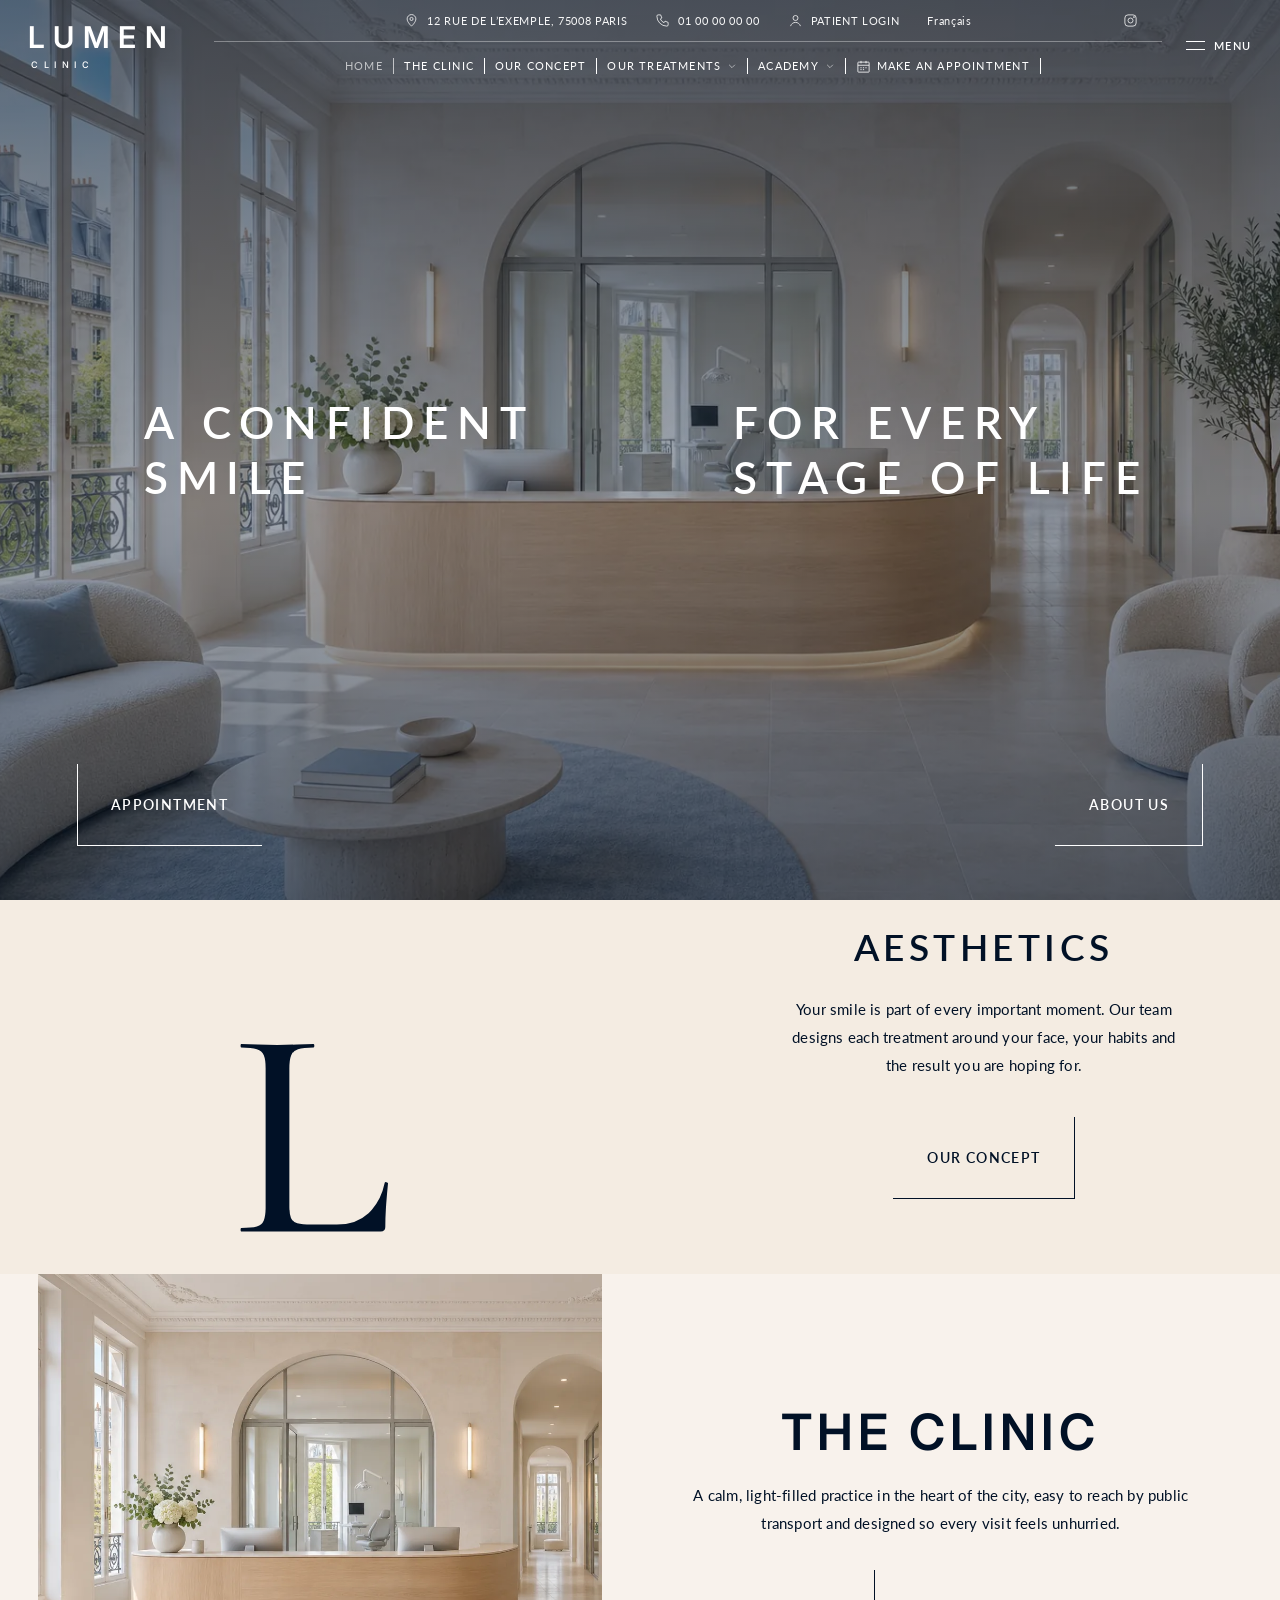
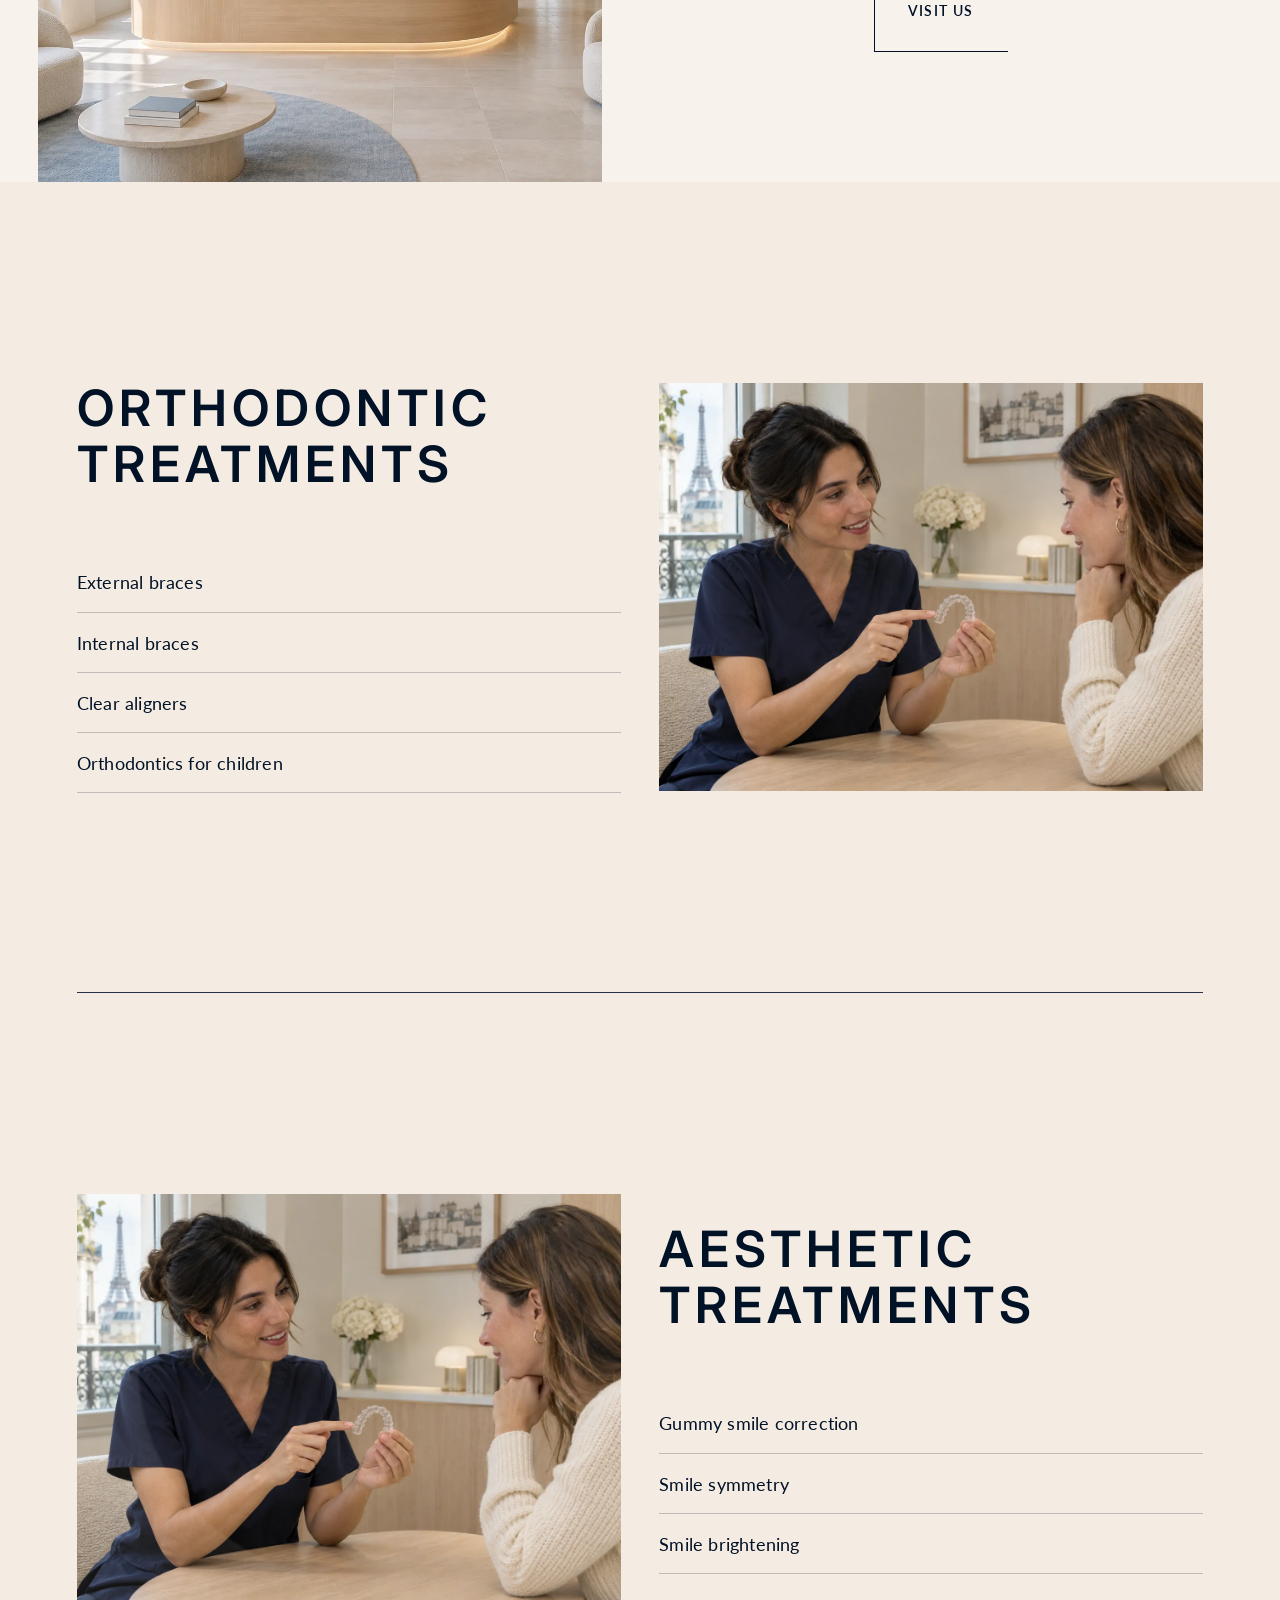
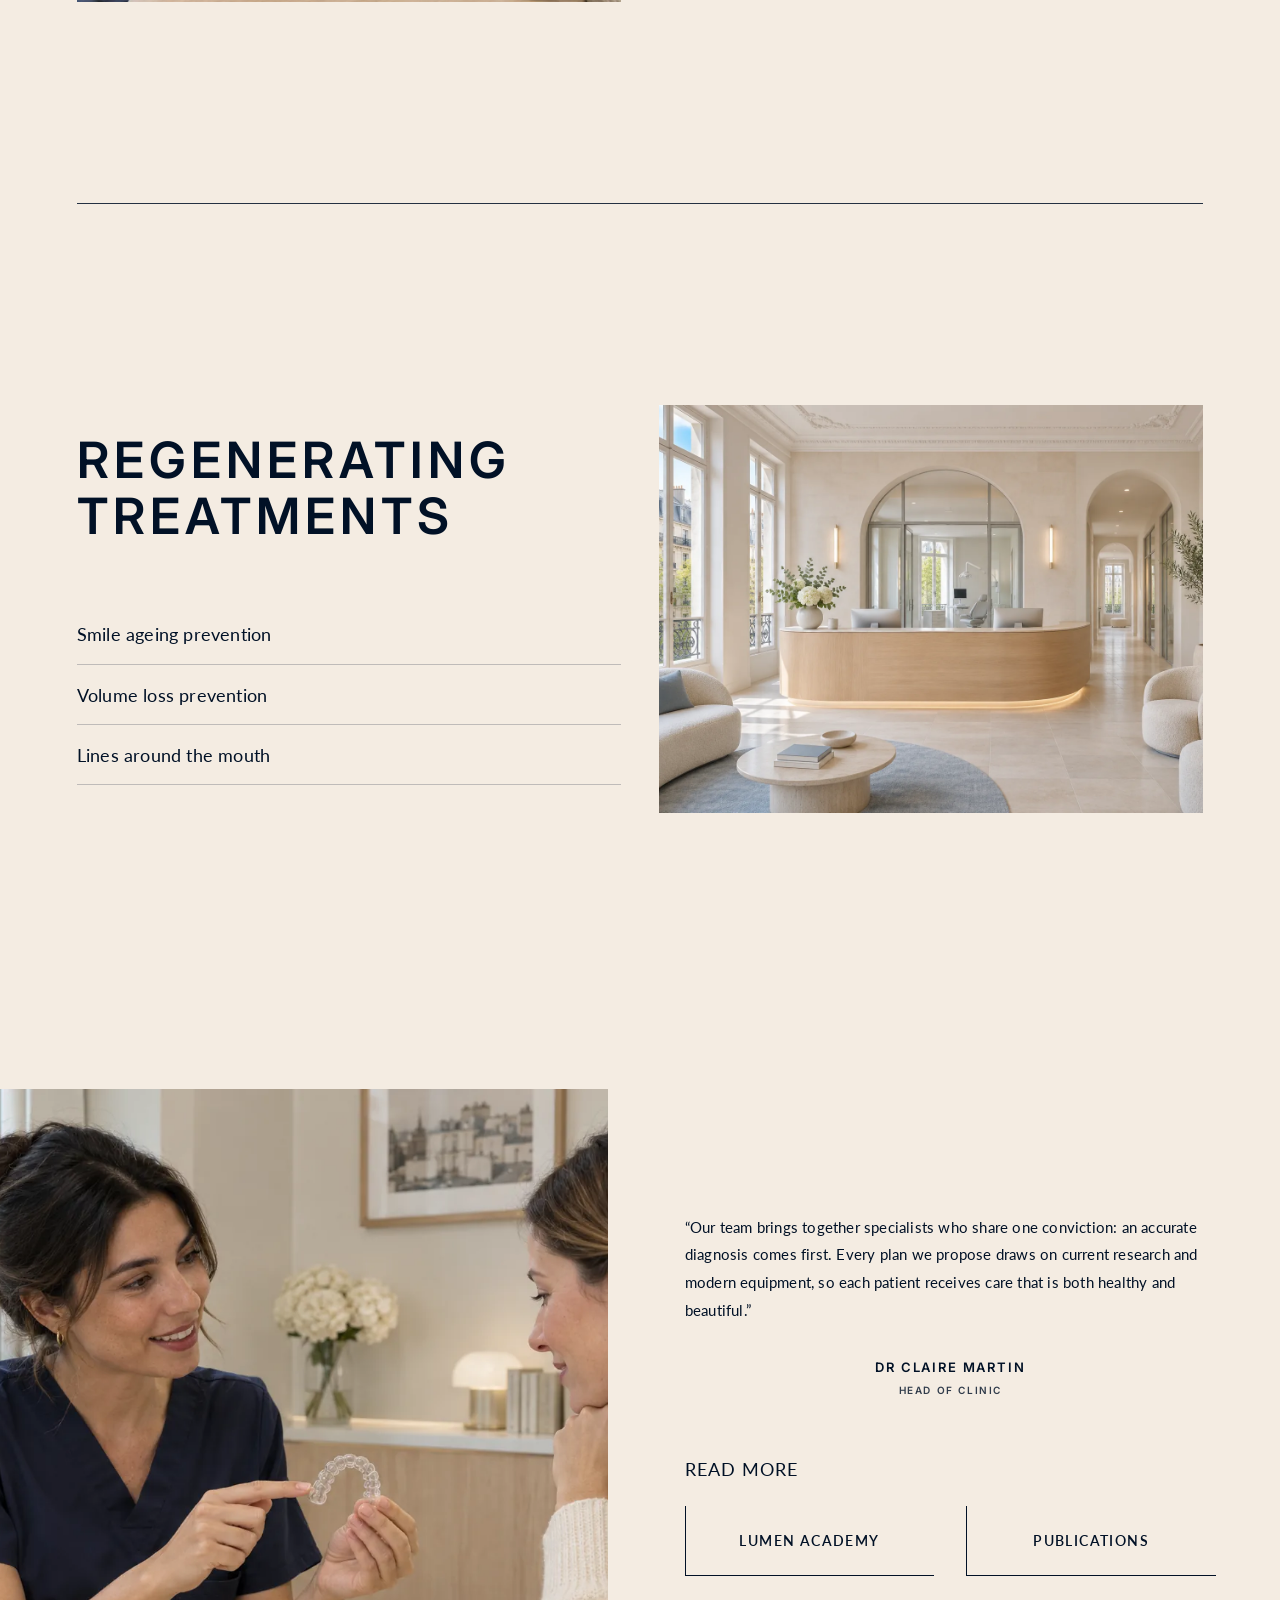
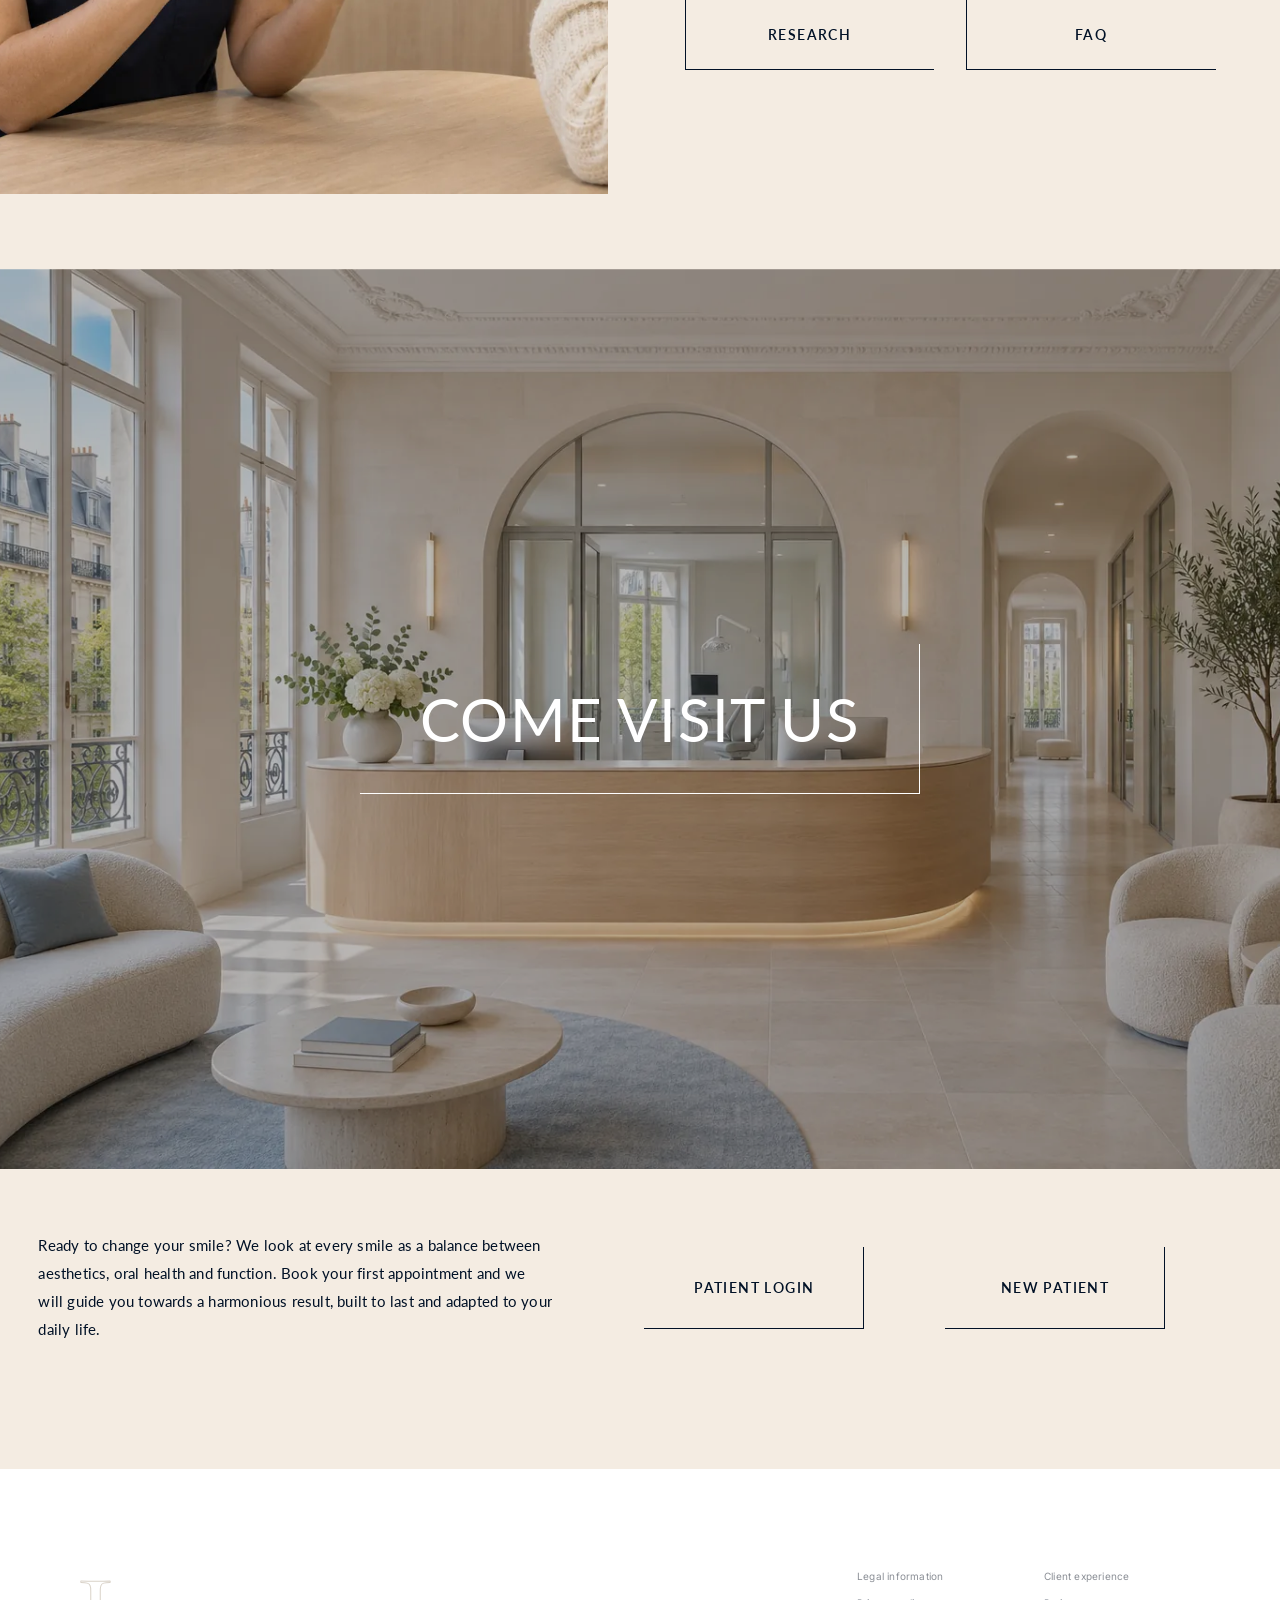
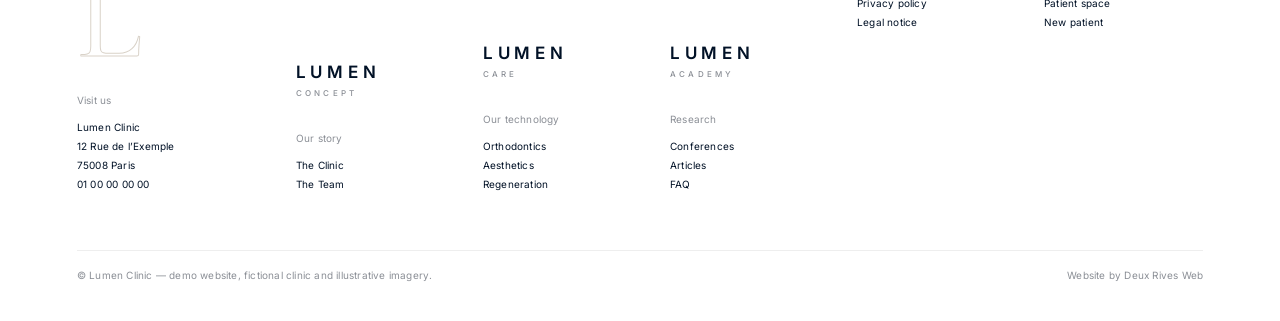
<file: index.html>
<!DOCTYPE html>
<html lang="en">
<head>
<meta charset="utf-8">
<meta name="viewport" content="width=device-width, initial-scale=1">
<title>Home — Lumen Clinic</title>
<meta name="description" content="Orthodontics, aesthetic and regenerating care in a calm, modern clinic.">
<link rel="preconnect" href="https://fonts.googleapis.com"><link rel="preconnect" href="https://fonts.gstatic.com" crossorigin>
<link href="https://fonts.googleapis.com/css2?family=Cormorant+Garamond:wght@500&family=Inter:wght@400;500;600&family=Lato:wght@400;600;700&display=swap" rel="stylesheet">
<link rel="stylesheet" href="assets/style.css">
<noscript><style>.page-trans{display:none}[data-anim],.reveal{opacity:1!important;transform:none!important}</style></noscript>
</head>
<body>
<div class="page-trans" aria-hidden="true"></div>

<a class="sr-only" href="#main">Skip to content</a>
<header class="site-header">
  <div class="inner">
    <a class="logo" href="" aria-label="Lumen Clinic — home"><span class="w1">LUMEN</span><span class="w2">CLINIC</span></a>
    <div class="right">
      <div class="topbar">
        <a href="#"><svg viewBox="0 0 24 24"><path d="M12 21s-7-6.2-7-11.5A7 7 0 0 1 19 9.5C19 14.8 12 21 12 21z"/><circle cx="12" cy="9.5" r="2.5"/></svg>12 Rue de l’Exemple, 75008 Paris</a>
        <a href="#"><svg viewBox="0 0 24 24"><path d="M5 3h4l2 5-2.5 1.5a11 11 0 0 0 6 6L16 13l5 2v4a2 2 0 0 1-2 2A16 16 0 0 1 3 5a2 2 0 0 1 2-2z"/></svg>01 00 00 00 00</a>
        <a href="#"><svg viewBox="0 0 24 24"><circle cx="12" cy="8" r="4"/><path d="M4 21c1.5-4 4.5-6 8-6s6.5 2 8 6"/></svg>Patient login</a>
        <a class="lang" href="#">Français</a>
        <a class="ig" href="#" aria-label="Instagram"><svg viewBox="0 0 24 24"><rect x="3" y="3" width="18" height="18" rx="5"/><circle cx="12" cy="12" r="4"/><circle cx="17.5" cy="6.5" r=".8"/></svg></a>
      </div>
      <nav class="nav" aria-label="Main"><ul><li class="current"><a href="">Home</a></li><li><a href="the-clinic/">The Clinic</a></li><li><a href="our-concept/">Our Concept</a></li><li><a href="our-treatments/">Our Treatments<svg class="chev" viewBox="0 0 24 24"><path d="M5 9l7 7 7-7"/></svg></a><ul class="sub"><li><a href="orthodontics/">Orthodontics</a></li><li><a href="aesthetics/">Aesthetics</a></li><li><a href="regenerating/">Regenerating</a></li></ul></li><li><a href="academy/">Academy<svg class="chev" viewBox="0 0 24 24"><path d="M5 9l7 7 7-7"/></svg></a><ul class="sub"><li><a href="academy/#research">Research</a></li><li><a href="academy/#publications">Publications</a></li><li><a href="academy/#journal">Journal</a></li><li><a href="academy/#faq">FAQ</a></li></ul></li><li><a href="#" data-book><svg viewBox="0 0 24 24"><rect x="3" y="5" width="18" height="16" rx="1"/><path d="M3 10h18M8 3v4M16 3v4M7 14h2M11 14h2M15 14h2M7 17h2M11 17h2"/></svg>Make an appointment</a></li></ul></nav>
    </div>
    <button class="menu-toggle" type="button" aria-controls="clinic-menu" aria-expanded="false"><span class="menu-lines" aria-hidden="true"></span>Menu</button>
  </div>
</header>
<div class="scrim" aria-hidden="true"></div>
<aside class="side" id="clinic-menu" role="dialog" aria-modal="true" aria-label="Navigation menu" aria-hidden="true" inert><button class="close" type="button" aria-label="Close menu">×</button><nav aria-label="Main navigation"><div class="side-group"><a href="" aria-current="page">Home</a></div><div class="side-group"><a href="the-clinic/">The Clinic</a></div><div class="side-group"><a href="our-concept/">Our Concept</a></div><div class="side-group"><a href="our-treatments/">Our Treatments</a><div class="subl"><a href="orthodontics/">Orthodontics</a><a href="aesthetics/">Aesthetics</a><a href="regenerating/">Regenerating</a></div></div><div class="side-group"><a href="academy/">Academy</a><div class="subl"><a href="academy/#research">Research</a><a href="academy/#publications">Publications</a><a href="academy/#journal">Journal</a><a href="academy/#faq">FAQ</a></div></div><div class="side-group"><a href="#" data-book>Make an appointment</a></div></nav></aside>
<main id="main">

<section class="hero">
  <div class="vid has-photo " aria-hidden="true"><img src="assets/media/clinic-interior.webp" alt="" loading="eager" fetchpriority="high" decoding="async"></div>
  <div class="content hero-split" data-scrollmove="0.1" data-fromtop><h1 class="t-hero">A confident<br>smile</h1><h1 class="t-hero">for every<br>stage of life</h1></div>
  <div class="hero-actions"><a class="btn light" href="#" data-book>Appointment</a><a class="btn r light" href="the-clinic/">About us</a></div>
</section>

<section class="intro">
  <div class="monogram" aria-hidden="true" data-scrollmove="0.12">L</div>
  <div class="copy">
    <h2 class="rw-title"><span class="rw" data-rotation="2000"><span class="rw-w">Orthodontics</span><span class="rw-w">Aesthetics</span><span class="rw-w">Regeneration</span></span></h2>
    <h4 data-split>Your smile is part of every important moment. Our team designs each treatment around your face, your habits and the result you are hoping for.</h4>
    <a class="btn r" href="our-concept/">Our concept</a>
  </div>
</section>

<section class="clinic-split">
  <div class="simple-slider" aria-label="Clinic photos — drag to browse"><div class="ss-track"><div class="ss-cell"><div class="ph noicon v6" style=""><img src="assets/media/clinic-interior.webp" alt="Light-filled clinic reception with an oak desk" loading="lazy" decoding="async"></div></div><div class="ss-cell"><div class="ph noicon v3" style=""><img src="assets/media/clinic-treatment.webp" alt="Bright orthodontic treatment suite with a dental chair" loading="lazy" decoding="async"></div></div><div class="ss-cell"><div class="ph noicon v5" style=""><img src="assets/media/clinic-consultation.webp" alt="Illustration of an orthodontic consultation" loading="lazy" decoding="async"></div></div></div></div>
  <div class="txt"><h2 class="t-xl">The clinic</h2><h4 data-split>A calm, light-filled practice in the heart of the city, easy to reach by public transport and designed so every visit feels unhurried.</h4><a class="btn" href="the-clinic/#visit">Visit us</a></div>
</section>

<section class="treat" data-anim="fade-in-from-left" data-delay="300">
  <div class="txt"><a href="orthodontics/"><h2 class="t-xl">Orthodontic<br>treatments</h2></a><div class="list"><a href="orthodontics/">External braces</a><a href="orthodontics/">Internal braces</a><a href="orthodontics/">Clear aligners</a><a href="orthodontics/">Orthodontics for children</a></div></div>
  <div class="media"><div class="ph noicon v1" style=""><img src="assets/media/clinic-interior.webp" alt="Light-filled clinic reception with an oak desk" loading="lazy" decoding="async"></div><div class="ph noicon v2" style=""><img src="assets/media/clinic-treatment.webp" alt="Bright orthodontic treatment suite with a dental chair" loading="lazy" decoding="async"></div><div class="ph noicon v3" style=""><img src="assets/media/clinic-treatment.webp" alt="Bright orthodontic treatment suite with a dental chair" loading="lazy" decoding="async"></div><div class="ph noicon v4" style=""><img src="assets/media/clinic-consultation.webp" alt="Illustration of an orthodontic consultation" loading="lazy" decoding="async"></div><div class="ph noicon v5 on" style=""><img src="assets/media/clinic-consultation.webp" alt="Illustration of an orthodontic consultation" loading="lazy" decoding="async"></div></div>
</section><div class="rule"></div><section class="treat flip" data-anim="fade-in-from-left" data-delay="300">
  <div class="txt"><a href="aesthetics/"><h2 class="t-xl">Aesthetic<br>treatments</h2></a><div class="list"><a href="aesthetics/">Gummy smile correction</a><a href="aesthetics/">Smile symmetry</a><a href="aesthetics/">Smile brightening</a></div></div>
  <div class="media round"><div class="ph noicon v2" style=""><img src="assets/media/clinic-treatment.webp" alt="Bright orthodontic treatment suite with a dental chair" loading="lazy" decoding="async"></div><div class="ph noicon v3" style=""><img src="assets/media/clinic-treatment.webp" alt="Bright orthodontic treatment suite with a dental chair" loading="lazy" decoding="async"></div><div class="ph noicon v4" style=""><img src="assets/media/clinic-consultation.webp" alt="Illustration of an orthodontic consultation" loading="lazy" decoding="async"></div><div class="ph noicon v5 on" style=""><img src="assets/media/clinic-consultation.webp" alt="Illustration of an orthodontic consultation" loading="lazy" decoding="async"></div></div>
</section><div class="rule"></div><section class="treat" data-anim="fade-in-from-left" data-delay="300">
  <div class="txt"><a href="regenerating/"><h2 class="t-xl">Regenerating<br>treatments</h2></a><div class="list"><a href="regenerating/">Smile ageing prevention</a><a href="regenerating/">Volume loss prevention</a><a href="regenerating/">Lines around the mouth</a></div></div>
  <div class="media"><div class="ph noicon v3" style=""><img src="assets/media/clinic-treatment.webp" alt="Bright orthodontic treatment suite with a dental chair" loading="lazy" decoding="async"></div><div class="ph noicon v4" style=""><img src="assets/media/clinic-consultation.webp" alt="Illustration of an orthodontic consultation" loading="lazy" decoding="async"></div><div class="ph noicon v5" style=""><img src="assets/media/clinic-consultation.webp" alt="Illustration of an orthodontic consultation" loading="lazy" decoding="async"></div><div class="ph noicon v6 on" style=""><img src="assets/media/clinic-interior.webp" alt="Light-filled clinic reception with an oak desk" loading="lazy" decoding="async"></div></div>
</section>

<section class="quote-sec">
  <div class="zoom-wrap" data-anim="fade-in"><div class="ph noicon v5" style=""><img src="assets/media/clinic-consultation.webp" alt="Illustration of an orthodontic consultation" loading="lazy" decoding="async"></div></div>
  <div data-anim="fade-in">
    <blockquote>“Our team brings together specialists who share one conviction: an accurate diagnosis comes first. Every plan we propose draws on current research and modern equipment, so each patient receives care that is both healthy and beautiful.”</blockquote>
    <div class="who"><span class="t-sm">Dr Claire Martin</span><span class="t-xs">Head of clinic</span></div>
    <h3 data-split>Read more</h3>
    <div class="btn-grid"><a class="btn" href="academy/">Lumen Academy</a><a class="btn" href="academy/#publications">Publications</a><a class="btn" href="academy/#research">Research</a><a class="btn" href="academy/#faq">FAQ</a></div>
  </div>
</section>

<section class="band-video clip-reveal"><div class="vid has-photo warm shade" aria-hidden="true"><img src="assets/media/clinic-interior.webp" alt="" loading="lazy" decoding="async"></div><a class="btn r light" href="the-clinic/#visit">Come visit us</a></section>

<section class="cta-row">
  <p data-split>Ready to change your smile? We look at every smile as a balance between aesthetics, oral health and function. Book your first appointment and we will guide you towards a harmonious result, built to last and adapted to your daily life.</p>
  <a class="btn r" href="#">Patient login</a><a class="btn r" href="#" data-book>New patient</a>
</section>
</main>

<footer class="site-footer">
  <div class="foot-grid" data-anim="fade-in">
    <div><div class="mark ghost">L</div><h6 style="margin-top:28px">Visit us</h6><address>Lumen Clinic<br>12 Rue de l’Exemple<br>75008 Paris<br>01 00 00 00 00</address></div>
    <div><div class="sub-mark"><b>LUMEN</b><i>CONCEPT</i></div><h6>Our story</h6><a href="the-clinic/">The Clinic</a><a href="the-clinic/#team">The Team</a></div>
    <div><div class="sub-mark"><b>LUMEN</b><i>CARE</i></div><h6>Our technology</h6><a href="orthodontics/">Orthodontics</a><a href="aesthetics/">Aesthetics</a><a href="regenerating/">Regeneration</a></div>
    <div><div class="sub-mark"><b>LUMEN</b><i>ACADEMY</i></div><h6>Research</h6><a href="academy/#research">Conferences</a><a href="academy/#publications">Articles</a><a href="academy/#faq">FAQ</a></div>
    <div class="foot-legal"><h6>Legal information</h6><a href="#">Privacy policy</a><a href="#">Legal notice</a></div>
    <div class="foot-legal"><h6>Client experience</h6><a href="#">Patient space</a><a href="#" data-book>New patient</a></div>
  </div>
  <div class="foot-bottom"><span>© Lumen Clinic — demo website, fictional clinic and illustrative imagery.</span><span>Website by Deux Rives Web</span></div>
</footer>
<div class="modal" role="dialog" aria-modal="true" aria-label="Book an appointment"><div class="card"><button class="x" type="button" aria-label="Close">×</button>
  <h3>In need of an appointment?</h3><p>Book online in a few clicks, or call the clinic and our team will find a slot with you.</p>
  <div class="btn-row"><a class="btn" href="#">Book online</a><a class="btn r" href="#">Call 01 00 00 00 00</a></div></div></div>
<script src="assets/main.js"></script>
</body>
</html>
</file>
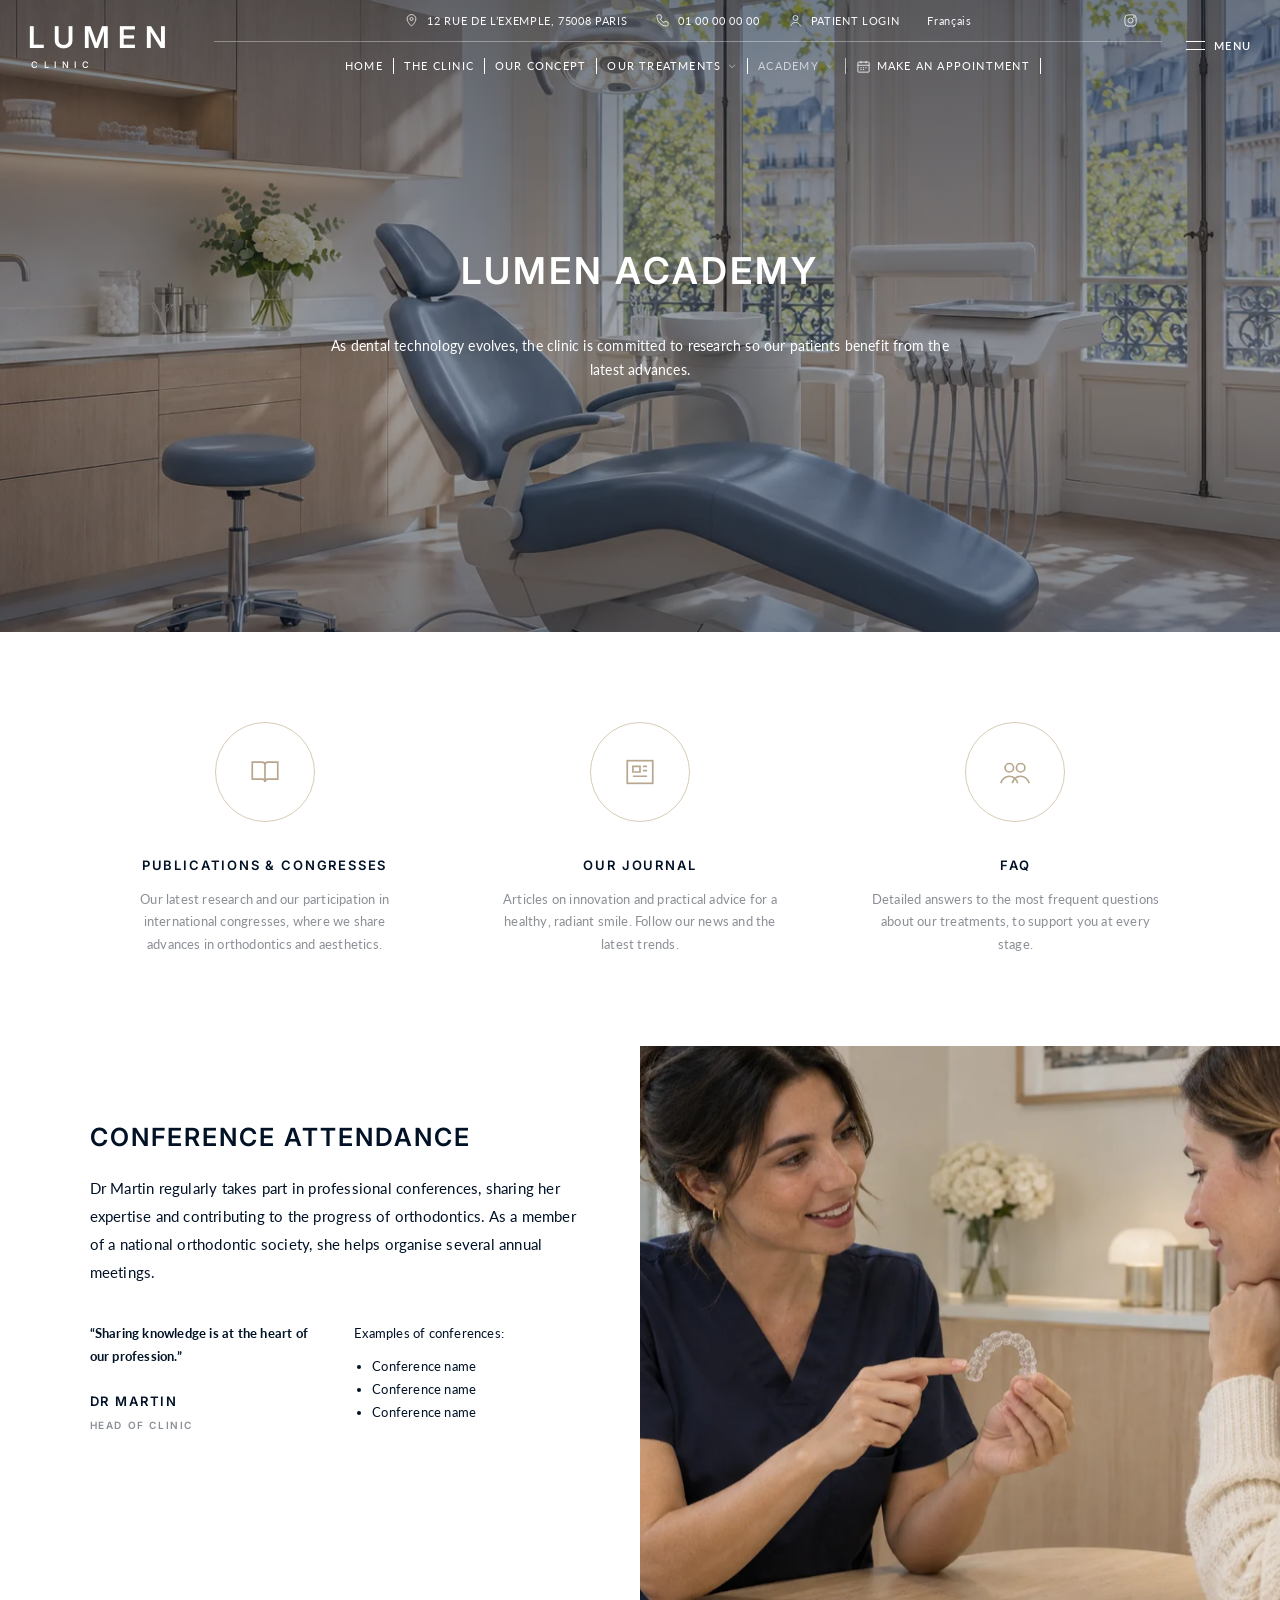
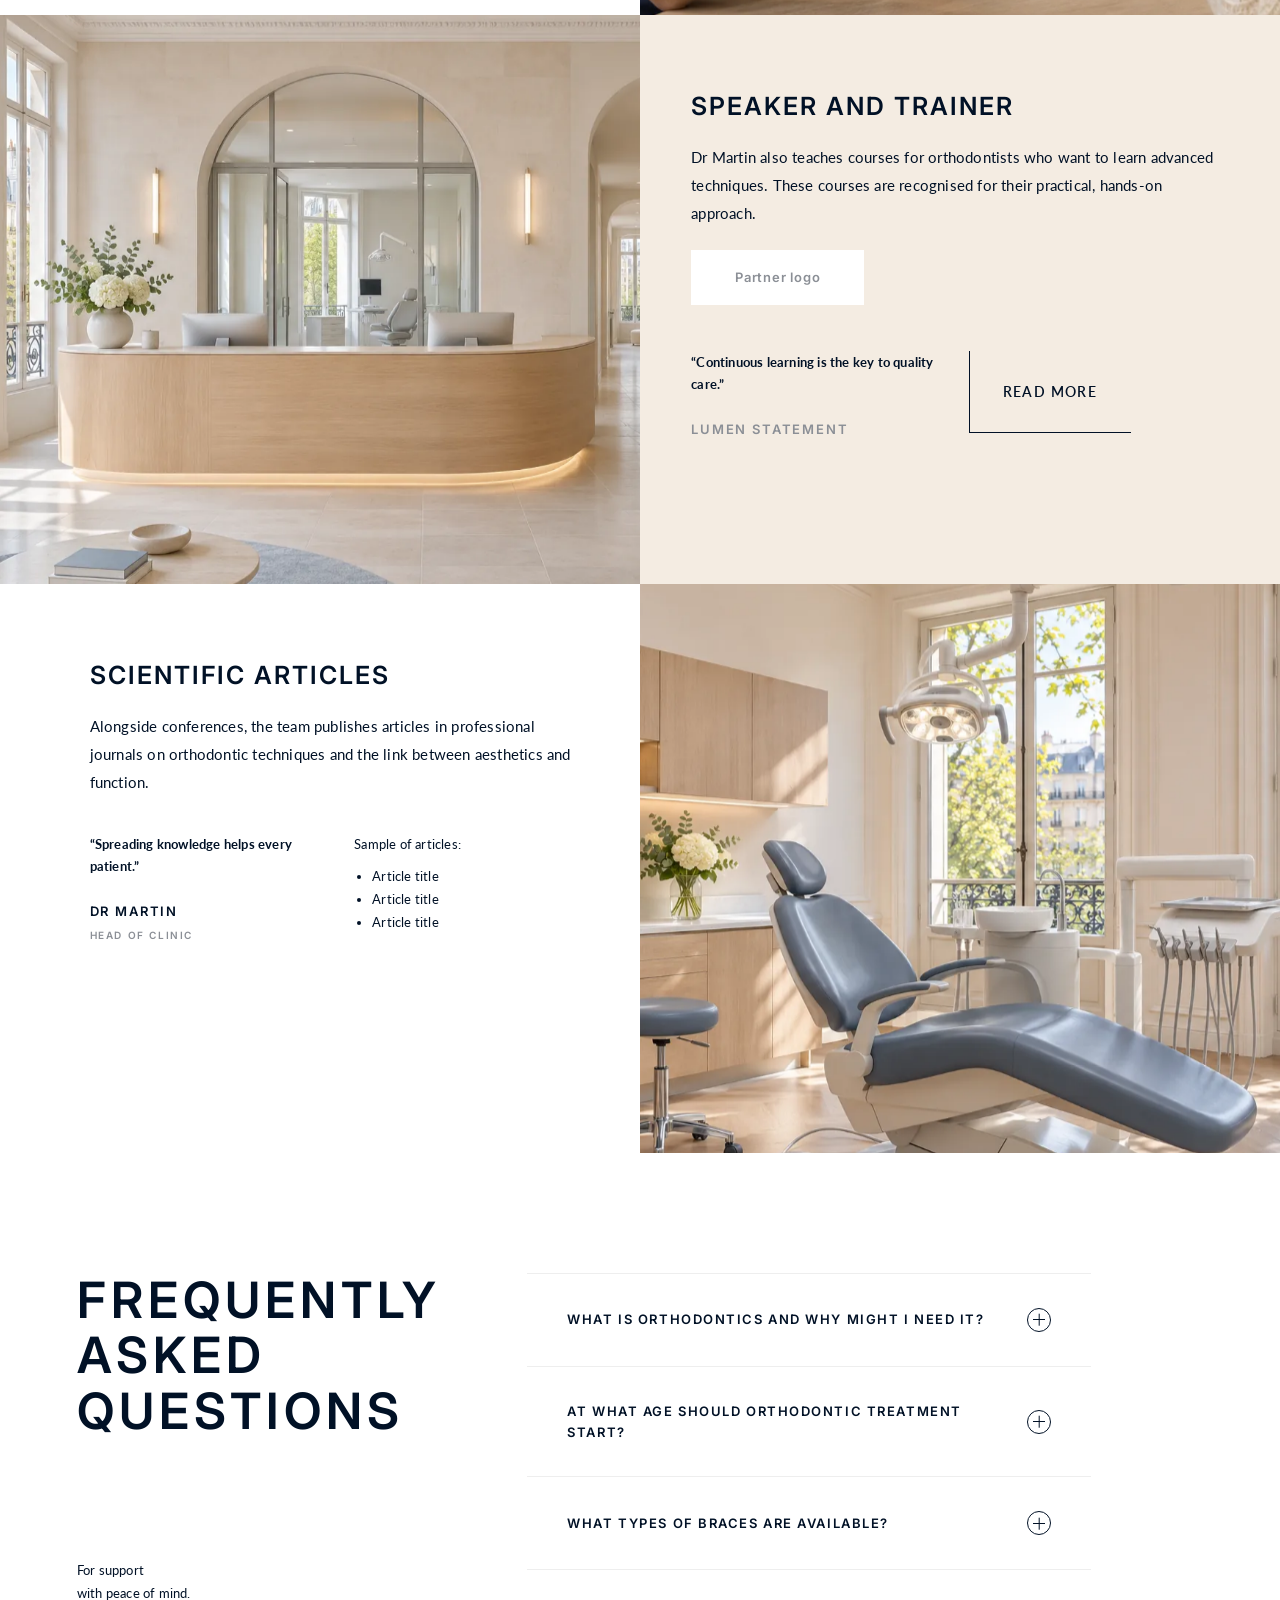
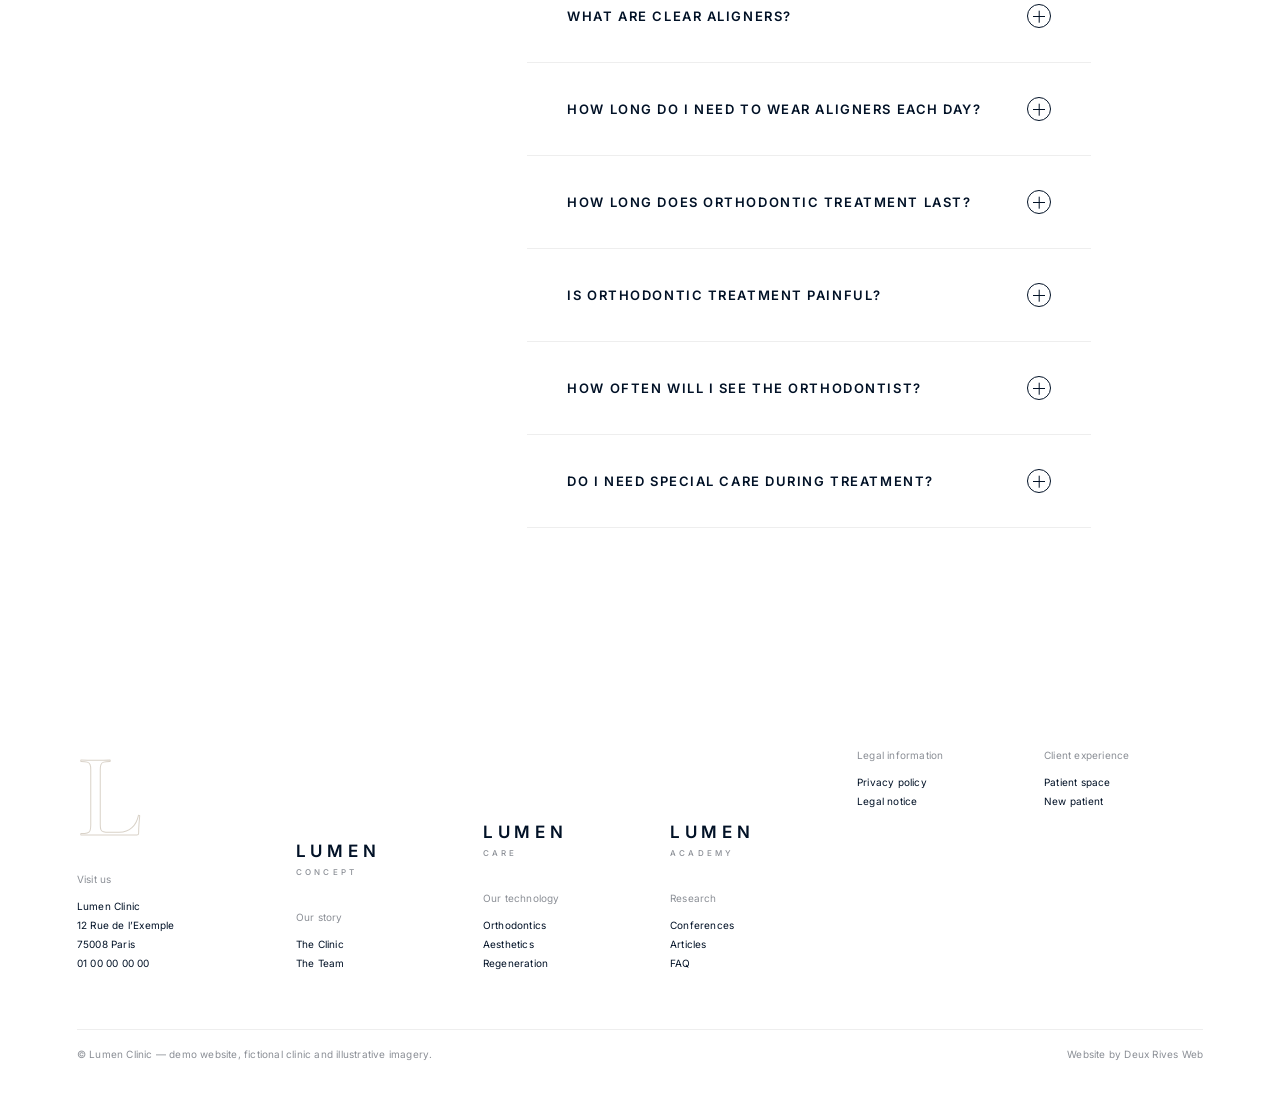
<file: academy/index.html>
<!DOCTYPE html>
<html lang="en">
<head>
<meta charset="utf-8">
<meta name="viewport" content="width=device-width, initial-scale=1">
<title>Academy — Lumen Clinic</title>
<meta name="description" content="Research, publications, journal and frequently asked questions.">
<link rel="preconnect" href="https://fonts.googleapis.com"><link rel="preconnect" href="https://fonts.gstatic.com" crossorigin>
<link href="https://fonts.googleapis.com/css2?family=Cormorant+Garamond:wght@500&family=Inter:wght@400;500;600&family=Lato:wght@400;600;700&display=swap" rel="stylesheet">
<link rel="stylesheet" href="../assets/style.css">
<noscript><style>.page-trans{display:none}[data-anim],.reveal{opacity:1!important;transform:none!important}</style></noscript>
</head>
<body>
<div class="page-trans" aria-hidden="true"></div>

<a class="sr-only" href="#main">Skip to content</a>
<header class="site-header">
  <div class="inner">
    <a class="logo" href="../" aria-label="Lumen Clinic — home"><span class="w1">LUMEN</span><span class="w2">CLINIC</span></a>
    <div class="right">
      <div class="topbar">
        <a href="#"><svg viewBox="0 0 24 24"><path d="M12 21s-7-6.2-7-11.5A7 7 0 0 1 19 9.5C19 14.8 12 21 12 21z"/><circle cx="12" cy="9.5" r="2.5"/></svg>12 Rue de l’Exemple, 75008 Paris</a>
        <a href="#"><svg viewBox="0 0 24 24"><path d="M5 3h4l2 5-2.5 1.5a11 11 0 0 0 6 6L16 13l5 2v4a2 2 0 0 1-2 2A16 16 0 0 1 3 5a2 2 0 0 1 2-2z"/></svg>01 00 00 00 00</a>
        <a href="#"><svg viewBox="0 0 24 24"><circle cx="12" cy="8" r="4"/><path d="M4 21c1.5-4 4.5-6 8-6s6.5 2 8 6"/></svg>Patient login</a>
        <a class="lang" href="#">Français</a>
        <a class="ig" href="#" aria-label="Instagram"><svg viewBox="0 0 24 24"><rect x="3" y="3" width="18" height="18" rx="5"/><circle cx="12" cy="12" r="4"/><circle cx="17.5" cy="6.5" r=".8"/></svg></a>
      </div>
      <nav class="nav" aria-label="Main"><ul><li><a href="../">Home</a></li><li><a href="../the-clinic/">The Clinic</a></li><li><a href="../our-concept/">Our Concept</a></li><li><a href="../our-treatments/">Our Treatments<svg class="chev" viewBox="0 0 24 24"><path d="M5 9l7 7 7-7"/></svg></a><ul class="sub"><li><a href="../orthodontics/">Orthodontics</a></li><li><a href="../aesthetics/">Aesthetics</a></li><li><a href="../regenerating/">Regenerating</a></li></ul></li><li class="current"><a href="../academy/">Academy<svg class="chev" viewBox="0 0 24 24"><path d="M5 9l7 7 7-7"/></svg></a><ul class="sub"><li><a href="../academy/#research">Research</a></li><li><a href="../academy/#publications">Publications</a></li><li><a href="../academy/#journal">Journal</a></li><li><a href="../academy/#faq">FAQ</a></li></ul></li><li><a href="#" data-book><svg viewBox="0 0 24 24"><rect x="3" y="5" width="18" height="16" rx="1"/><path d="M3 10h18M8 3v4M16 3v4M7 14h2M11 14h2M15 14h2M7 17h2M11 17h2"/></svg>Make an appointment</a></li></ul></nav>
    </div>
    <button class="menu-toggle" type="button" aria-controls="clinic-menu" aria-expanded="false"><span class="menu-lines" aria-hidden="true"></span>Menu</button>
  </div>
</header>
<div class="scrim" aria-hidden="true"></div>
<aside class="side" id="clinic-menu" role="dialog" aria-modal="true" aria-label="Navigation menu" aria-hidden="true" inert><button class="close" type="button" aria-label="Close menu">×</button><nav aria-label="Main navigation"><div class="side-group"><a href="../">Home</a></div><div class="side-group"><a href="../the-clinic/">The Clinic</a></div><div class="side-group"><a href="../our-concept/">Our Concept</a></div><div class="side-group"><a href="../our-treatments/">Our Treatments</a><div class="subl"><a href="../orthodontics/">Orthodontics</a><a href="../aesthetics/">Aesthetics</a><a href="../regenerating/">Regenerating</a></div></div><div class="side-group"><a href="../academy/" aria-current="page">Academy</a><div class="subl"><a href="../academy/#research">Research</a><a href="../academy/#publications">Publications</a><a href="../academy/#journal">Journal</a><a href="../academy/#faq">FAQ</a></div></div><div class="side-group"><a href="#" data-book>Make an appointment</a></div></nav></aside>
<main id="main">

<section class="hero hero-center" style="min-height:632px"><div class="vid has-photo lab shade" aria-hidden="true" data-parallax="0.4"><img src="../assets/media/clinic-treatment.webp" alt="" loading="eager" fetchpriority="high" decoding="async"></div>
  <div class="content"><h1 class="t-lg">Lumen Academy</h1><p data-split>As dental technology evolves, the clinic is committed to research so our patients benefit from the latest advances.</p></div>
</section>

<section class="features bg-white">
  <div><div class="ico" data-anim="grow-in"><svg viewBox="0 0 24 24"><path d="M3 5h7a2 2 0 0 1 2 2v12a2 2 0 0 0-2-2H3zM21 5h-7a2 2 0 0 0-2 2v12a2 2 0 0 1 2-2h7z"/></svg></div><h5 class="t-sm" data-anim="fade-in-from-bottom" data-delay="100">Publications &amp; congresses</h5><p data-anim="fade-in-from-bottom" data-delay="100">Our latest research and our participation in international congresses, where we share advances in orthodontics and aesthetics.</p></div>
  <div id="journal"><div class="ico" data-anim="grow-in" data-delay="200"><svg viewBox="0 0 24 24"><rect x="3" y="4" width="18" height="16"/><path d="M7 8h5v4H7zM14 8h3M14 11h3M7 15h10"/></svg></div><h5 class="t-sm" data-anim="fade-in-from-bottom" data-delay="300">Our journal</h5><p data-anim="fade-in-from-bottom" data-delay="300">Articles on innovation and practical advice for a healthy, radiant smile. Follow our news and the latest trends.</p></div>
  <div><div class="ico" data-anim="grow-in" data-delay="400"><svg viewBox="0 0 24 24"><circle cx="8" cy="9" r="3"/><circle cx="16" cy="9" r="3"/><path d="M2 20c1-3 3.5-5 6-5s5 2 6 5M10 20c1-3 3.5-5 6-5s5 2 6 5"/></svg></div><h5 class="t-sm" data-anim="fade-in-from-bottom" data-delay="500">FAQ</h5><p data-anim="fade-in-from-bottom" data-delay="500">Detailed answers to the most frequent questions about our treatments, to support you at every stage.</p></div>
</section>

<section class="split-img bg-white" id="research">
  <div class="txt" data-anim="fade-in-from-bottom"><h2 class="t-md no-split">Conference attendance</h2>
    <p class="lead">Dr Martin regularly takes part in professional conferences, sharing her expertise and contributing to the progress of orthodontics. As a member of a national orthodontic society, she helps organise several annual meetings.</p>
    <div class="meta"><div><b>“Sharing knowledge is at the heart of our profession.”</b><span class="t-sm">Dr Martin</span><br><span class="t-xs muted">Head of clinic</span></div><div>Examples of conferences:<ul><li>Conference name</li><li>Conference name</li><li>Conference name</li></ul></div></div></div>
  <div class="pwrap" data-anim="fade-in"><div class="ph noicon v4" style="" data-parallax="0.08"><img src="../assets/media/clinic-consultation.webp" alt="Illustration of an orthodontic consultation" loading="lazy" decoding="async"></div></div>
</section>

<section class="split-img alt" id="speaker">
  <div class="pwrap" data-anim="fade-in"><div class="ph noicon v1" style="" data-parallax="0.08"><img src="../assets/media/clinic-interior.webp" alt="Light-filled clinic reception with an oak desk" loading="lazy" decoding="async"></div></div>
  <div class="txt" data-anim="fade-in-from-bottom"><h2 class="t-md no-split">Speaker and trainer</h2>
    <p class="lead">Dr Martin also teaches courses for orthodontists who want to learn advanced techniques. These courses are recognised for their practical, hands-on approach.</p>
    <span class="logo-box">Partner logo</span>
    <div class="meta"><div><b>“Continuous learning is the key to quality care.”</b><span class="t-sm muted">Lumen statement</span></div><div><a class="btn" href="#">Read more</a></div></div></div>
</section>

<section class="split-img bg-white" id="publications">
  <div class="txt" data-anim="fade-in-from-bottom"><h2 class="t-md no-split">Scientific articles</h2>
    <p class="lead">Alongside conferences, the team publishes articles in professional journals on orthodontic techniques and the link between aesthetics and function.</p>
    <div class="meta"><div><b>“Spreading knowledge helps every patient.”</b><span class="t-sm">Dr Martin</span><br><span class="t-xs muted">Head of clinic</span></div><div>Sample of articles:<ul><li>Article title</li><li>Article title</li><li>Article title</li></ul></div></div></div>
  <div class="pwrap" data-anim="fade-in"><div class="ph noicon v3" style="" data-parallax="0.08"><img src="../assets/media/clinic-treatment.webp" alt="Bright orthodontic treatment suite with a dental chair" loading="lazy" decoding="async"></div></div>
</section>

<section class="faq bg-white" id="faq">
  <div class="head"><h2 class="t-xl">Frequently<br>asked<br>questions</h2><p>For support<br>with peace of mind.</p></div>
  <div class="acc"><details><summary>What is orthodontics and why might I need it?<i></i></summary><div class="ans"><p>Orthodontics corrects the position of the teeth and jaws. It improves appearance, but also chewing, speech and long-term oral health.</p></div></details><details><summary>At what age should orthodontic treatment start?<i></i></summary><div class="ans"><p>A first check is recommended around age 7. Treatment can then start at the right moment, and adults can be treated at any age.</p></div></details><details><summary>What types of braces are available?<i></i></summary><div class="ans"><p>External braces (metal or ceramic), internal braces placed behind the teeth, clear aligners and removable appliances for children.</p></div></details><details><summary>What are clear aligners?<i></i></summary><div class="ans"><p>A series of transparent, removable trays that move the teeth step by step according to a digital plan.</p></div></details><details><summary>How long do I need to wear aligners each day?<i></i></summary><div class="ans"><p>Usually around 22 hours a day, removing them only to eat and brush your teeth.</p></div></details><details><summary>How long does orthodontic treatment last?<i></i></summary><div class="ans"><p>Most treatments last between 12 and 24 months, depending on the complexity of the case.</p></div></details><details><summary>Is orthodontic treatment painful?<i></i></summary><div class="ans"><p>You may feel some pressure for a few days after each adjustment. It is usually mild and short-lived.</p></div></details><details><summary>How often will I see the orthodontist?<i></i></summary><div class="ans"><p>Generally every 6 to 10 weeks, with some follow-ups possible remotely.</p></div></details><details><summary>Do I need special care during treatment?<i></i></summary><div class="ans"><p>Careful brushing, regular check-ups and a few food precautions with fixed braces.</p></div></details></div>
</section>
</main>

<footer class="site-footer">
  <div class="foot-grid" data-anim="fade-in">
    <div><div class="mark ghost">L</div><h6 style="margin-top:28px">Visit us</h6><address>Lumen Clinic<br>12 Rue de l’Exemple<br>75008 Paris<br>01 00 00 00 00</address></div>
    <div><div class="sub-mark"><b>LUMEN</b><i>CONCEPT</i></div><h6>Our story</h6><a href="../the-clinic/">The Clinic</a><a href="../the-clinic/#team">The Team</a></div>
    <div><div class="sub-mark"><b>LUMEN</b><i>CARE</i></div><h6>Our technology</h6><a href="../orthodontics/">Orthodontics</a><a href="../aesthetics/">Aesthetics</a><a href="../regenerating/">Regeneration</a></div>
    <div><div class="sub-mark"><b>LUMEN</b><i>ACADEMY</i></div><h6>Research</h6><a href="../academy/#research">Conferences</a><a href="../academy/#publications">Articles</a><a href="../academy/#faq">FAQ</a></div>
    <div class="foot-legal"><h6>Legal information</h6><a href="#">Privacy policy</a><a href="#">Legal notice</a></div>
    <div class="foot-legal"><h6>Client experience</h6><a href="#">Patient space</a><a href="#" data-book>New patient</a></div>
  </div>
  <div class="foot-bottom"><span>© Lumen Clinic — demo website, fictional clinic and illustrative imagery.</span><span>Website by Deux Rives Web</span></div>
</footer>
<div class="modal" role="dialog" aria-modal="true" aria-label="Book an appointment"><div class="card"><button class="x" type="button" aria-label="Close">×</button>
  <h3>In need of an appointment?</h3><p>Book online in a few clicks, or call the clinic and our team will find a slot with you.</p>
  <div class="btn-row"><a class="btn" href="#">Book online</a><a class="btn r" href="#">Call 01 00 00 00 00</a></div></div></div>
<script src="../assets/main.js"></script>
</body>
</html>
</file>
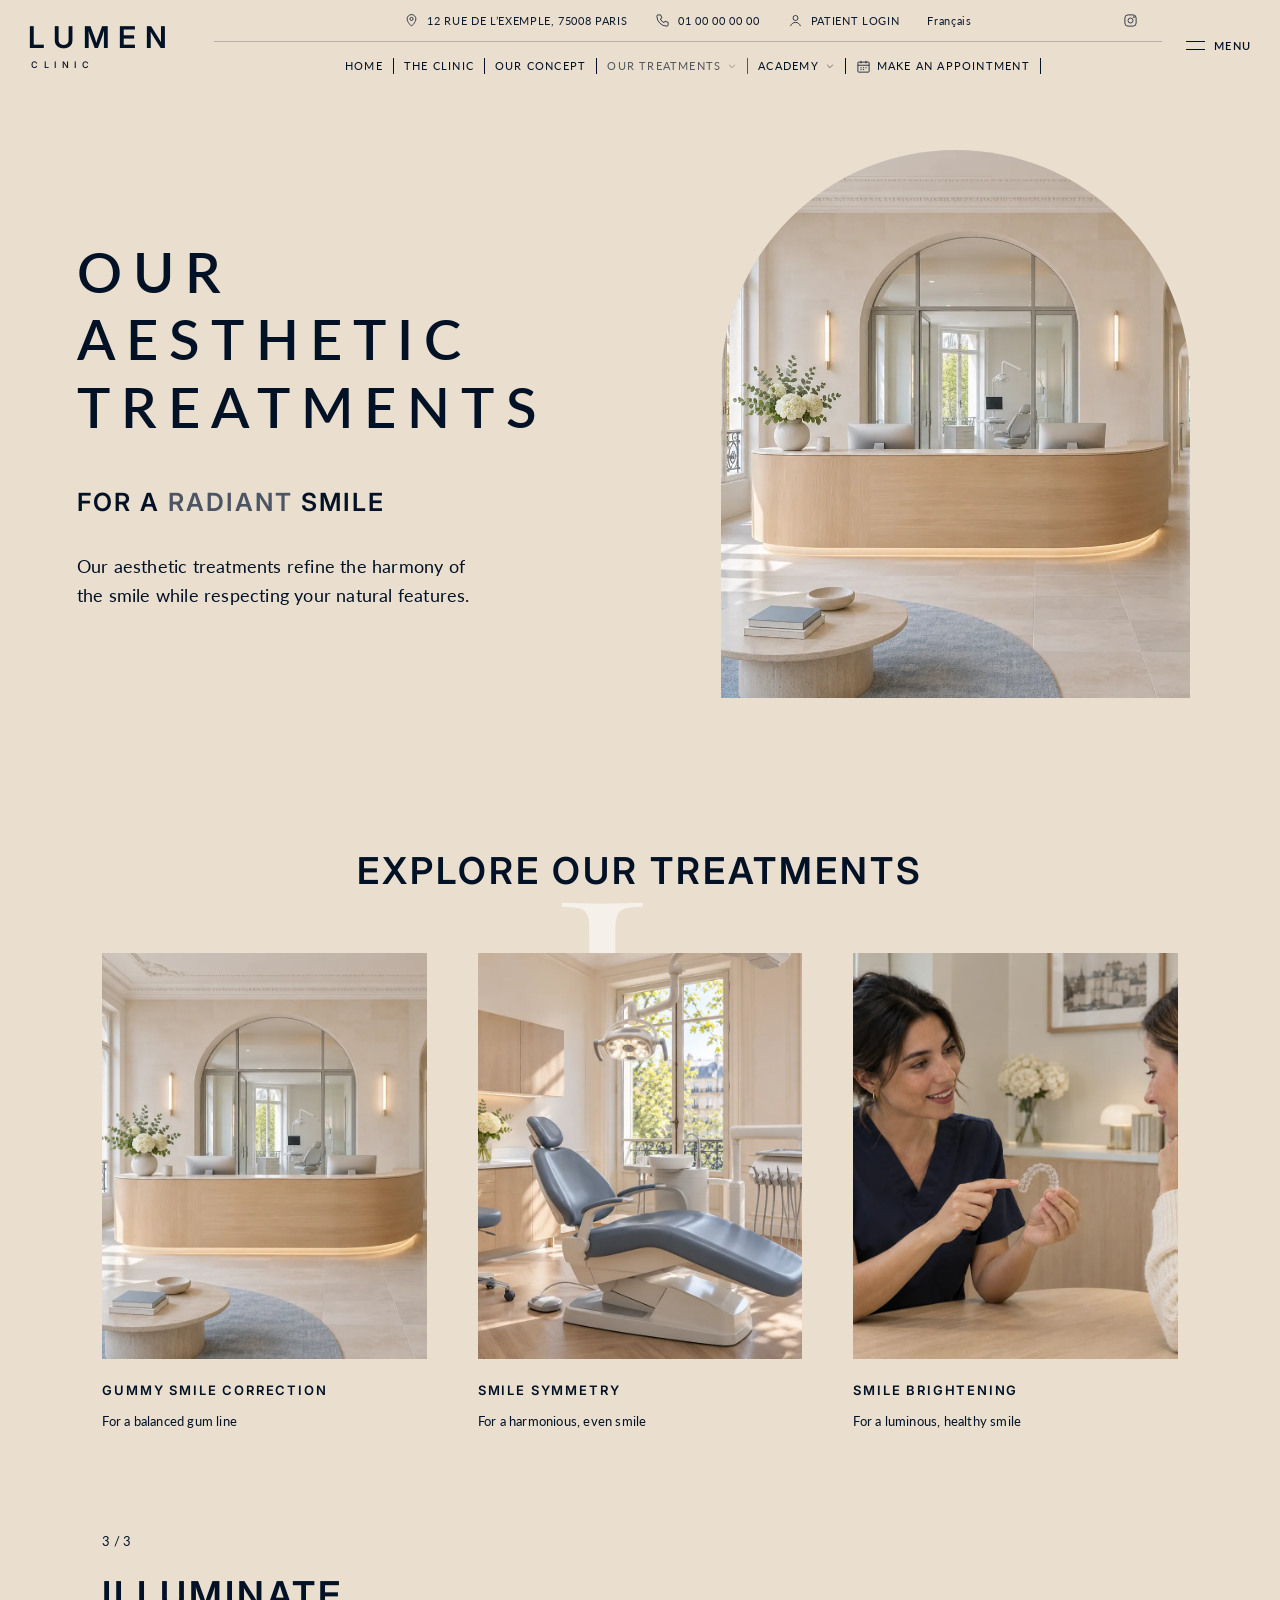
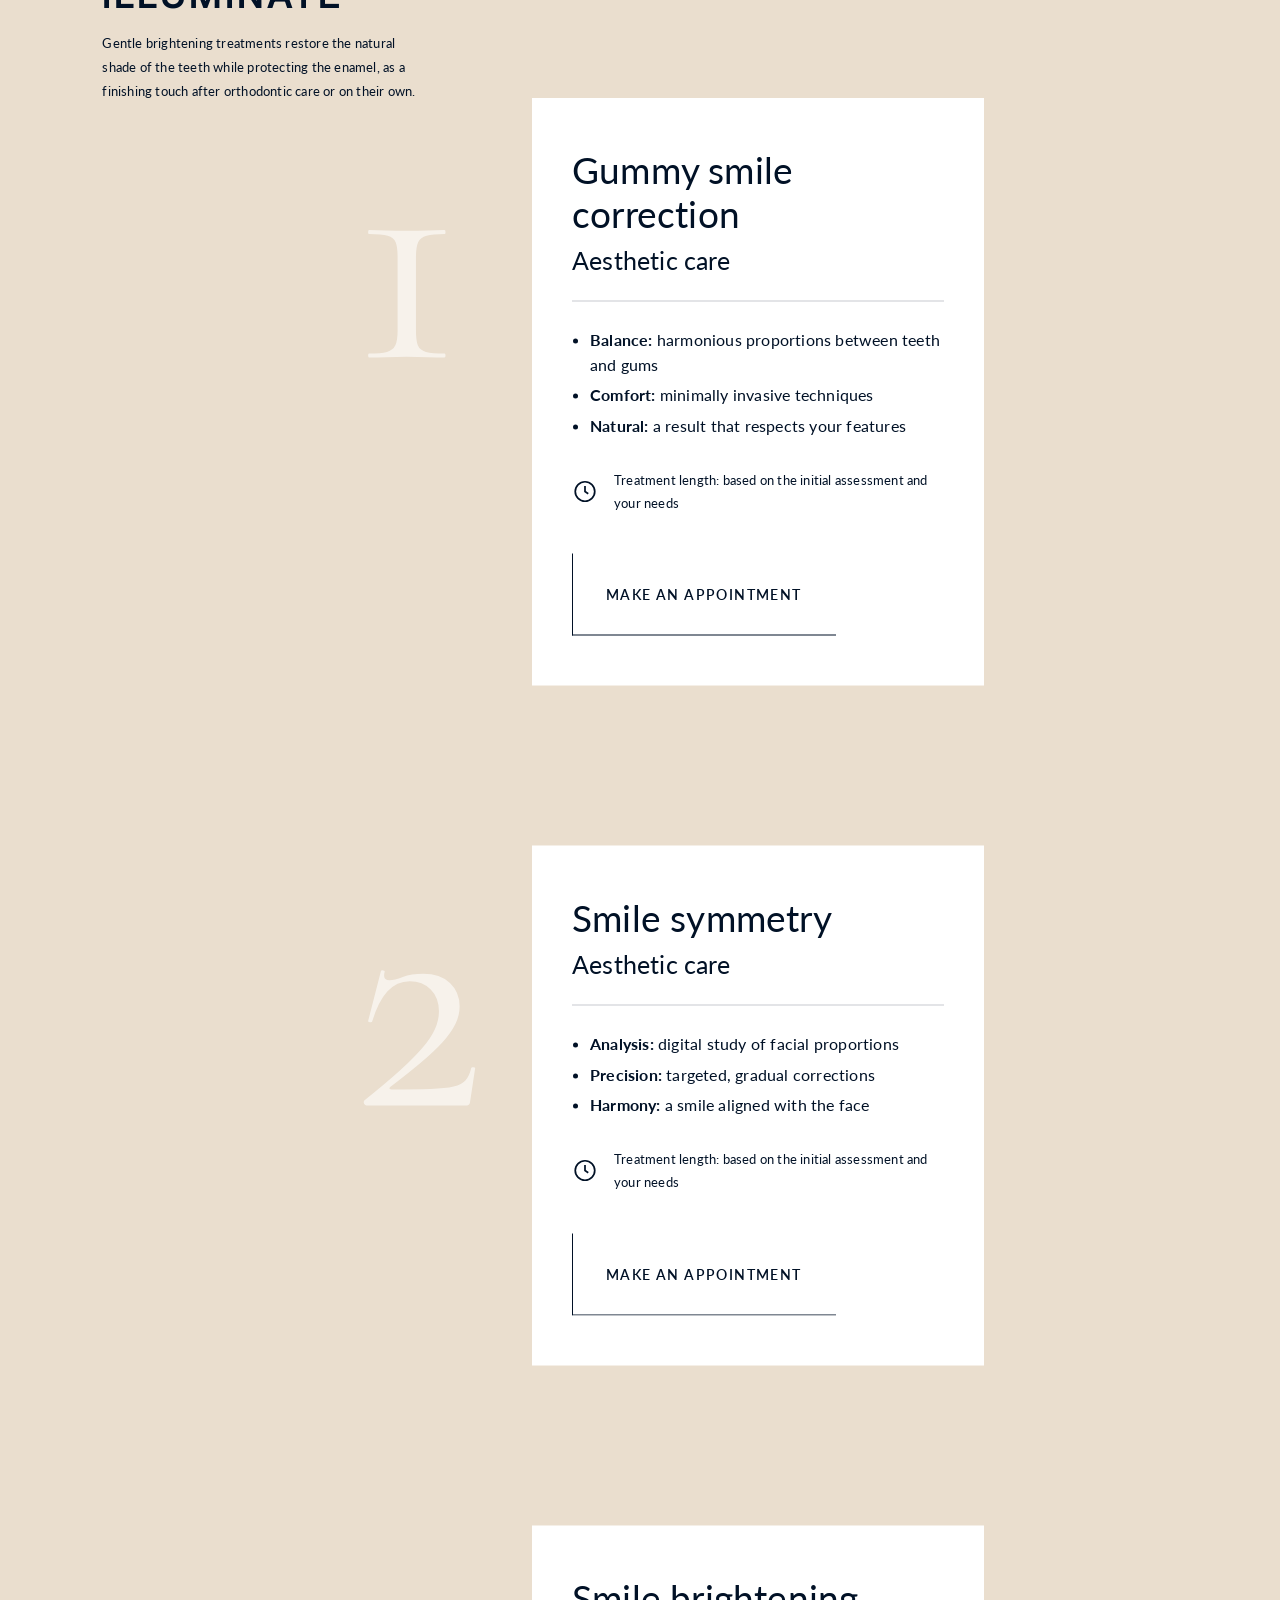
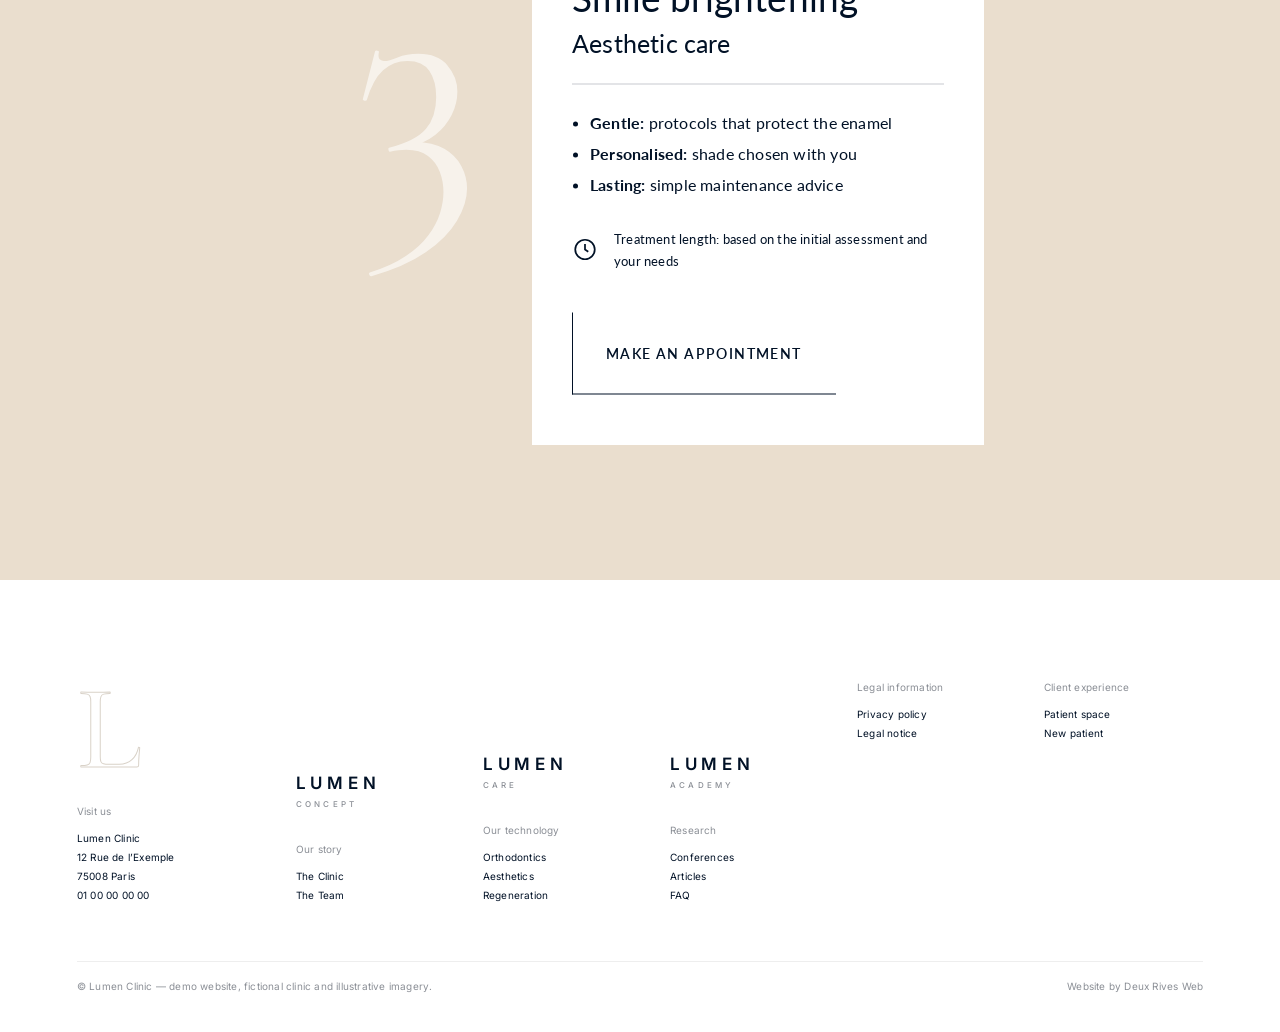
<file: aesthetics/index.html>
<!DOCTYPE html>
<html lang="en">
<head>
<meta charset="utf-8">
<meta name="viewport" content="width=device-width, initial-scale=1">
<title>Aesthetics — Lumen Clinic</title>
<meta name="description" content="Gummy smile correction, smile symmetry and brightening.">
<link rel="preconnect" href="https://fonts.googleapis.com"><link rel="preconnect" href="https://fonts.gstatic.com" crossorigin>
<link href="https://fonts.googleapis.com/css2?family=Cormorant+Garamond:wght@500&family=Inter:wght@400;500;600&family=Lato:wght@400;600;700&display=swap" rel="stylesheet">
<link rel="stylesheet" href="../assets/style.css">
<noscript><style>.page-trans{display:none}[data-anim],.reveal{opacity:1!important;transform:none!important}</style></noscript>
</head>
<body>
<div class="page-trans" aria-hidden="true"></div>

<a class="sr-only" href="#main">Skip to content</a>
<header class="site-header dark-text">
  <div class="inner">
    <a class="logo" href="../" aria-label="Lumen Clinic — home"><span class="w1">LUMEN</span><span class="w2">CLINIC</span></a>
    <div class="right">
      <div class="topbar">
        <a href="#"><svg viewBox="0 0 24 24"><path d="M12 21s-7-6.2-7-11.5A7 7 0 0 1 19 9.5C19 14.8 12 21 12 21z"/><circle cx="12" cy="9.5" r="2.5"/></svg>12 Rue de l’Exemple, 75008 Paris</a>
        <a href="#"><svg viewBox="0 0 24 24"><path d="M5 3h4l2 5-2.5 1.5a11 11 0 0 0 6 6L16 13l5 2v4a2 2 0 0 1-2 2A16 16 0 0 1 3 5a2 2 0 0 1 2-2z"/></svg>01 00 00 00 00</a>
        <a href="#"><svg viewBox="0 0 24 24"><circle cx="12" cy="8" r="4"/><path d="M4 21c1.5-4 4.5-6 8-6s6.5 2 8 6"/></svg>Patient login</a>
        <a class="lang" href="#">Français</a>
        <a class="ig" href="#" aria-label="Instagram"><svg viewBox="0 0 24 24"><rect x="3" y="3" width="18" height="18" rx="5"/><circle cx="12" cy="12" r="4"/><circle cx="17.5" cy="6.5" r=".8"/></svg></a>
      </div>
      <nav class="nav" aria-label="Main"><ul><li><a href="../">Home</a></li><li><a href="../the-clinic/">The Clinic</a></li><li><a href="../our-concept/">Our Concept</a></li><li class="current"><a href="../our-treatments/">Our Treatments<svg class="chev" viewBox="0 0 24 24"><path d="M5 9l7 7 7-7"/></svg></a><ul class="sub"><li><a href="../orthodontics/">Orthodontics</a></li><li><a href="../aesthetics/">Aesthetics</a></li><li><a href="../regenerating/">Regenerating</a></li></ul></li><li><a href="../academy/">Academy<svg class="chev" viewBox="0 0 24 24"><path d="M5 9l7 7 7-7"/></svg></a><ul class="sub"><li><a href="../academy/#research">Research</a></li><li><a href="../academy/#publications">Publications</a></li><li><a href="../academy/#journal">Journal</a></li><li><a href="../academy/#faq">FAQ</a></li></ul></li><li><a href="#" data-book><svg viewBox="0 0 24 24"><rect x="3" y="5" width="18" height="16" rx="1"/><path d="M3 10h18M8 3v4M16 3v4M7 14h2M11 14h2M15 14h2M7 17h2M11 17h2"/></svg>Make an appointment</a></li></ul></nav>
    </div>
    <button class="menu-toggle" type="button" aria-controls="clinic-menu" aria-expanded="false"><span class="menu-lines" aria-hidden="true"></span>Menu</button>
  </div>
</header>
<div class="scrim" aria-hidden="true"></div>
<aside class="side" id="clinic-menu" role="dialog" aria-modal="true" aria-label="Navigation menu" aria-hidden="true" inert><button class="close" type="button" aria-label="Close menu">×</button><nav aria-label="Main navigation"><div class="side-group"><a href="../">Home</a></div><div class="side-group"><a href="../the-clinic/">The Clinic</a></div><div class="side-group"><a href="../our-concept/">Our Concept</a></div><div class="side-group"><a href="../our-treatments/" aria-current="page">Our Treatments</a><div class="subl"><a href="../orthodontics/">Orthodontics</a><a href="../aesthetics/">Aesthetics</a><a href="../regenerating/">Regenerating</a></div></div><div class="side-group"><a href="../academy/">Academy</a><div class="subl"><a href="../academy/#research">Research</a><a href="../academy/#publications">Publications</a><a href="../academy/#journal">Journal</a><a href="../academy/#faq">FAQ</a></div></div><div class="side-group"><a href="#" data-book>Make an appointment</a></div></nav></aside>
<main id="main">

<section class="d-hero">
  <div><h1 class="t-hero d-title">Our aesthetic<br>treatments</h1><h5 class="t-md rw-title">For a <span class="rw" data-rotation="2500" data-delay="300"><span class="rw-w">radiant</span><span class="rw-w">balanced</span><span class="rw-w">luminous</span></span> smile</h5><h4 data-split>Our aesthetic treatments refine the harmony of the smile while respecting your natural features.</h4></div>
  <div class="ph noicon v6 arch" style=""><img src="../assets/media/clinic-interior.webp" alt="Light-filled clinic reception with an oak desk" loading="lazy" decoding="async"></div>
</section>
<section class="explore bg-sand"><span class="ghost" aria-hidden="true" data-anim="fade-in-from-bottom" data-delay="600">L</span>
  <h2 class="t-lg center" data-anim="fade-in-from-bottom" data-delay="600">Explore our treatments</h2><div class="cards c3"><a class="card" href="#d0" data-anim="fade-in-from-right" data-delay="0"><div class="imgw"><div class="ph noicon v1" style=""><img src="../assets/media/clinic-interior.webp" alt="Light-filled clinic reception with an oak desk" loading="lazy" decoding="async"></div></div><h5 class="t-sm"><span>Gummy smile correction</span></h5><p>For a balanced gum line</p></a><a class="card" href="#d1" data-anim="fade-in-from-right" data-delay="100"><div class="imgw"><div class="ph noicon v3" style=""><img src="../assets/media/clinic-treatment.webp" alt="Bright orthodontic treatment suite with a dental chair" loading="lazy" decoding="async"></div></div><h5 class="t-sm"><span>Smile symmetry</span></h5><p>For a harmonious, even smile</p></a><a class="card" href="#d2" data-anim="fade-in-from-right" data-delay="200"><div class="imgw"><div class="ph noicon v5" style=""><img src="../assets/media/clinic-consultation.webp" alt="Illustration of an orthodontic consultation" loading="lazy" decoding="async"></div></div><h5 class="t-sm"><span>Smile brightening</span></h5><p>For a luminous, healthy smile</p></a></div>
</section>
<section class="detail bg-sand" data-detail>
  <div class="stick"><div class="count">1 / 3</div><h3 class="t-lg">Harmonise</h3><p>When too much gum shows when smiling, a gentle combined approach can rebalance the proportions between teeth, gums and lips for a softer smile.</p></div>
  <div class="dcards" data-anim="fade-in" data-delay="400"><div data-scrollmove="0.08"><article class="dcard" id="d0" data-word="Harmonise" data-text="When too much gum shows when smiling, a gentle combined approach can rebalance the proportions between teeth, gums and lips for a softer smile."><span class="num" aria-hidden="true">1</span>
  <h2>Gummy smile correction</h2><div class="kind">Aesthetic care</div><hr><ul><li><b>Balance:</b> harmonious proportions between teeth and gums</li><li><b>Comfort:</b> minimally invasive techniques</li><li><b>Natural:</b> a result that respects your features</li></ul>
  <div class="dur"><svg viewBox="0 0 24 24"><circle cx="12" cy="12" r="9"/><path d="M12 7v5l3 2"/></svg><span>Treatment length: based on the initial assessment and your needs</span></div>
  <a class="btn" href="#" data-book>Make an appointment</a><div style="height:50px"></div></article><article class="dcard" id="d1" data-word="Balance" data-text="Small asymmetries can be corrected by combining tooth alignment with fine aesthetic adjustments, so the smile sits evenly within the face."><span class="num" aria-hidden="true">2</span>
  <h2>Smile symmetry</h2><div class="kind">Aesthetic care</div><hr><ul><li><b>Analysis:</b> digital study of facial proportions</li><li><b>Precision:</b> targeted, gradual corrections</li><li><b>Harmony:</b> a smile aligned with the face</li></ul>
  <div class="dur"><svg viewBox="0 0 24 24"><circle cx="12" cy="12" r="9"/><path d="M12 7v5l3 2"/></svg><span>Treatment length: based on the initial assessment and your needs</span></div>
  <a class="btn" href="#" data-book>Make an appointment</a><div style="height:50px"></div></article><article class="dcard" id="d2" data-word="Illuminate" data-text="Gentle brightening treatments restore the natural shade of the teeth while protecting the enamel, as a finishing touch after orthodontic care or on their own."><span class="num" aria-hidden="true">3</span>
  <h2>Smile brightening</h2><div class="kind">Aesthetic care</div><hr><ul><li><b>Gentle:</b> protocols that protect the enamel</li><li><b>Personalised:</b> shade chosen with you</li><li><b>Lasting:</b> simple maintenance advice</li></ul>
  <div class="dur"><svg viewBox="0 0 24 24"><circle cx="12" cy="12" r="9"/><path d="M12 7v5l3 2"/></svg><span>Treatment length: based on the initial assessment and your needs</span></div>
  <a class="btn" href="#" data-book>Make an appointment</a><div style="height:50px"></div></article></div></div>
</section>
</main>

<footer class="site-footer">
  <div class="foot-grid" data-anim="fade-in">
    <div><div class="mark ghost">L</div><h6 style="margin-top:28px">Visit us</h6><address>Lumen Clinic<br>12 Rue de l’Exemple<br>75008 Paris<br>01 00 00 00 00</address></div>
    <div><div class="sub-mark"><b>LUMEN</b><i>CONCEPT</i></div><h6>Our story</h6><a href="../the-clinic/">The Clinic</a><a href="../the-clinic/#team">The Team</a></div>
    <div><div class="sub-mark"><b>LUMEN</b><i>CARE</i></div><h6>Our technology</h6><a href="../orthodontics/">Orthodontics</a><a href="../aesthetics/">Aesthetics</a><a href="../regenerating/">Regeneration</a></div>
    <div><div class="sub-mark"><b>LUMEN</b><i>ACADEMY</i></div><h6>Research</h6><a href="../academy/#research">Conferences</a><a href="../academy/#publications">Articles</a><a href="../academy/#faq">FAQ</a></div>
    <div class="foot-legal"><h6>Legal information</h6><a href="#">Privacy policy</a><a href="#">Legal notice</a></div>
    <div class="foot-legal"><h6>Client experience</h6><a href="#">Patient space</a><a href="#" data-book>New patient</a></div>
  </div>
  <div class="foot-bottom"><span>© Lumen Clinic — demo website, fictional clinic and illustrative imagery.</span><span>Website by Deux Rives Web</span></div>
</footer>
<div class="modal" role="dialog" aria-modal="true" aria-label="Book an appointment"><div class="card"><button class="x" type="button" aria-label="Close">×</button>
  <h3>In need of an appointment?</h3><p>Book online in a few clicks, or call the clinic and our team will find a slot with you.</p>
  <div class="btn-row"><a class="btn" href="#">Book online</a><a class="btn r" href="#">Call 01 00 00 00 00</a></div></div></div>
<script src="../assets/main.js"></script>
</body>
</html>
</file>
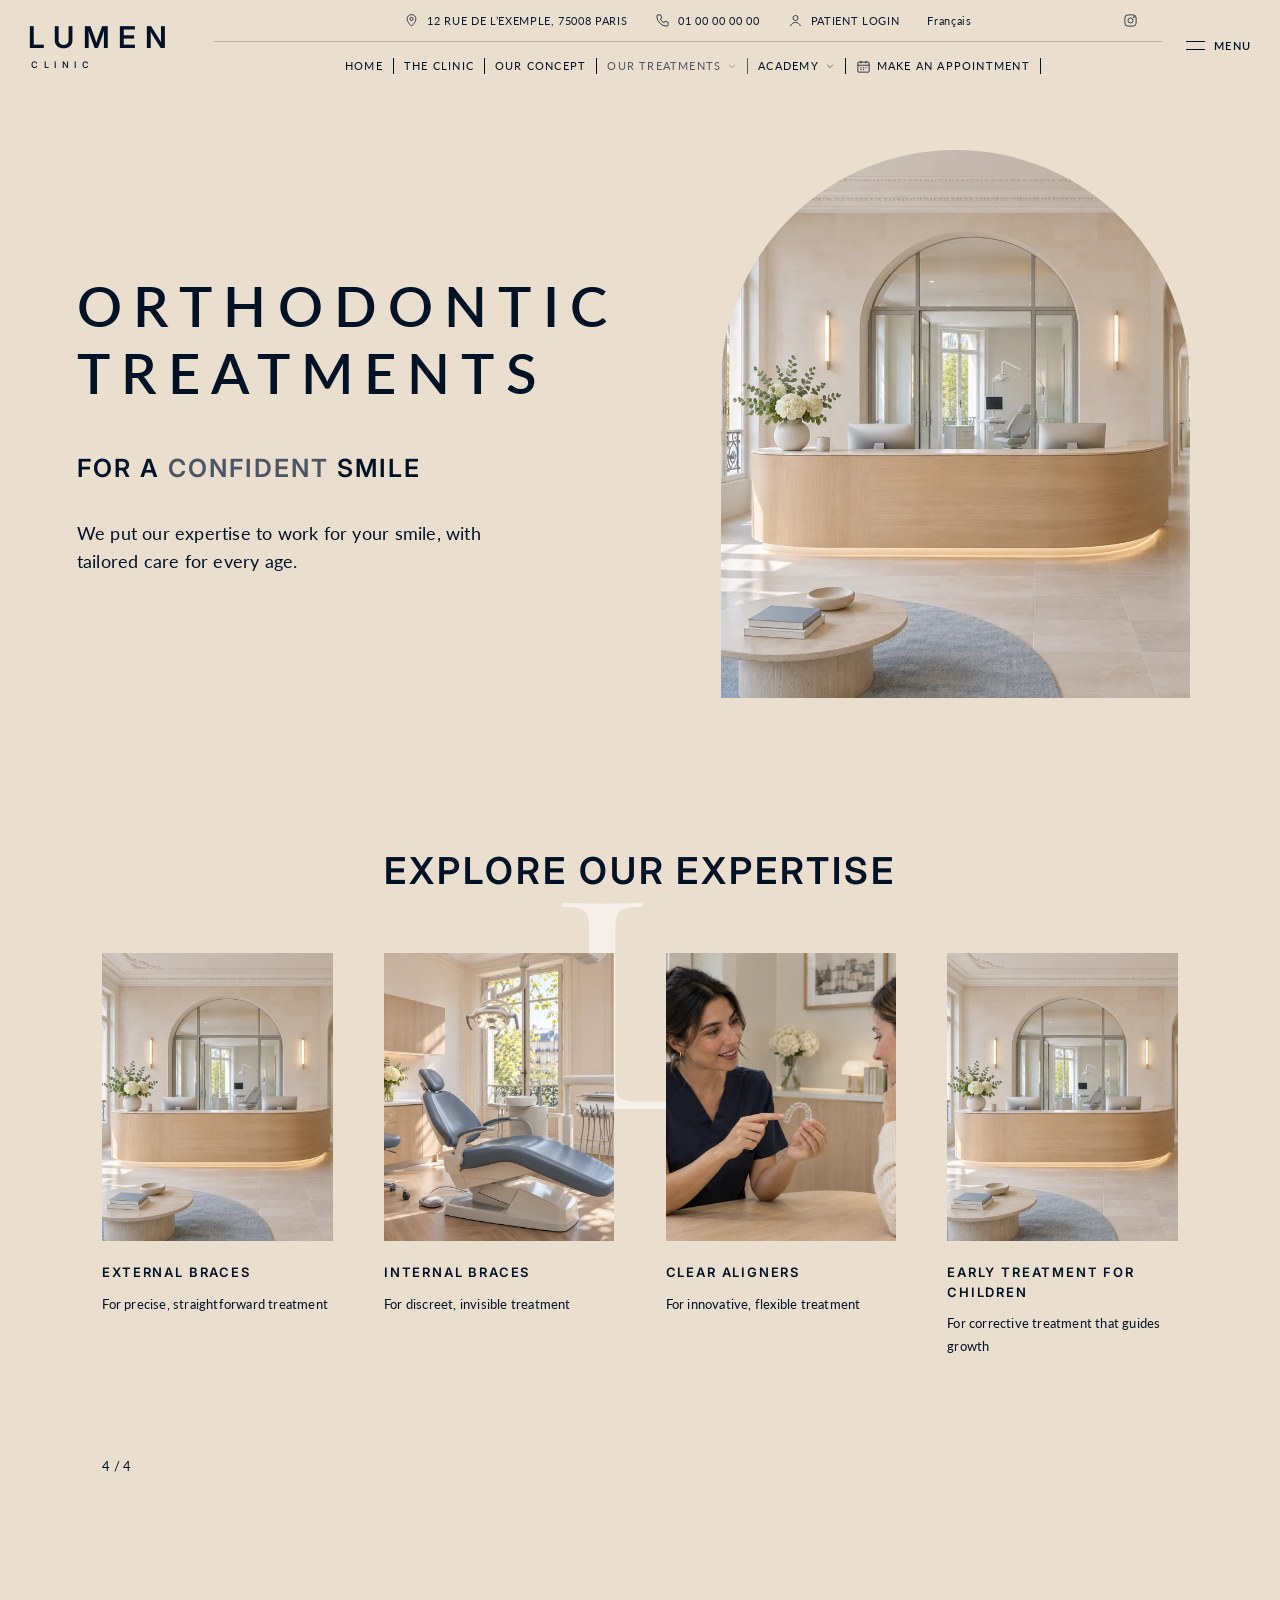
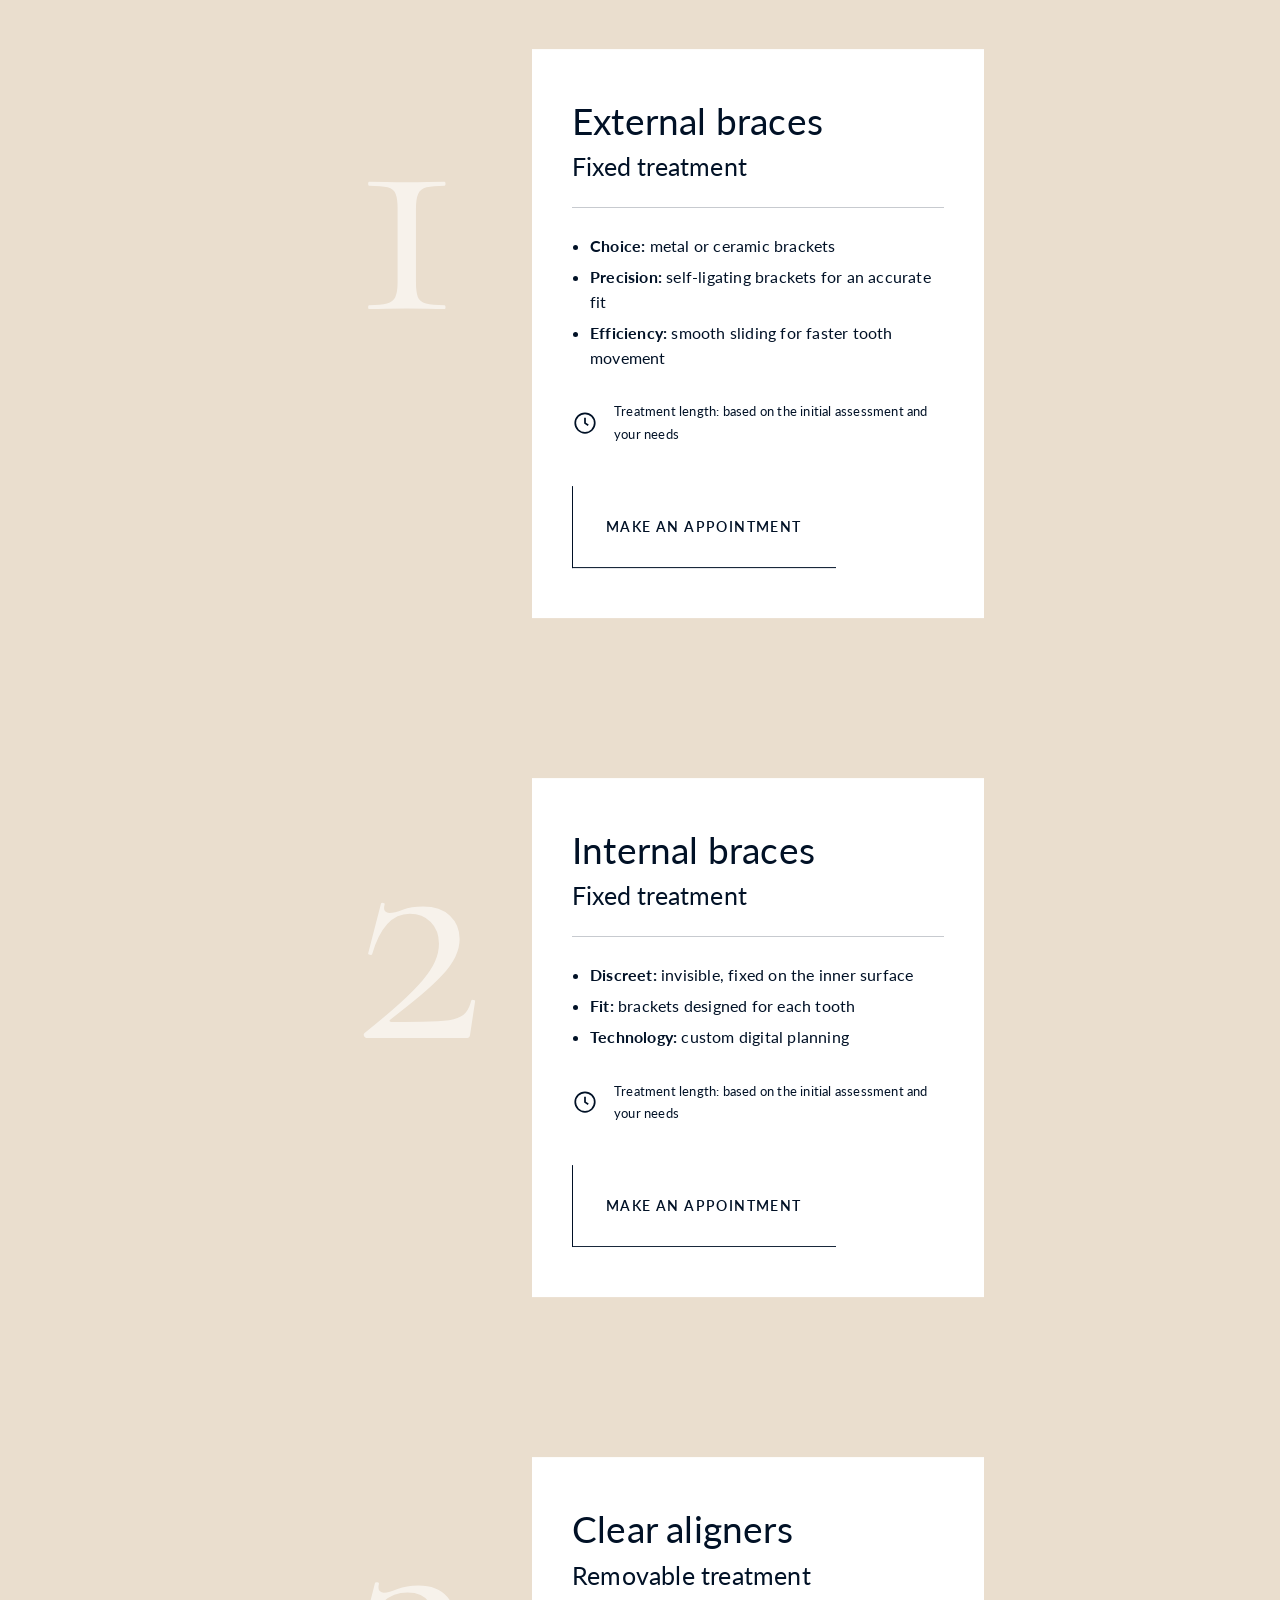
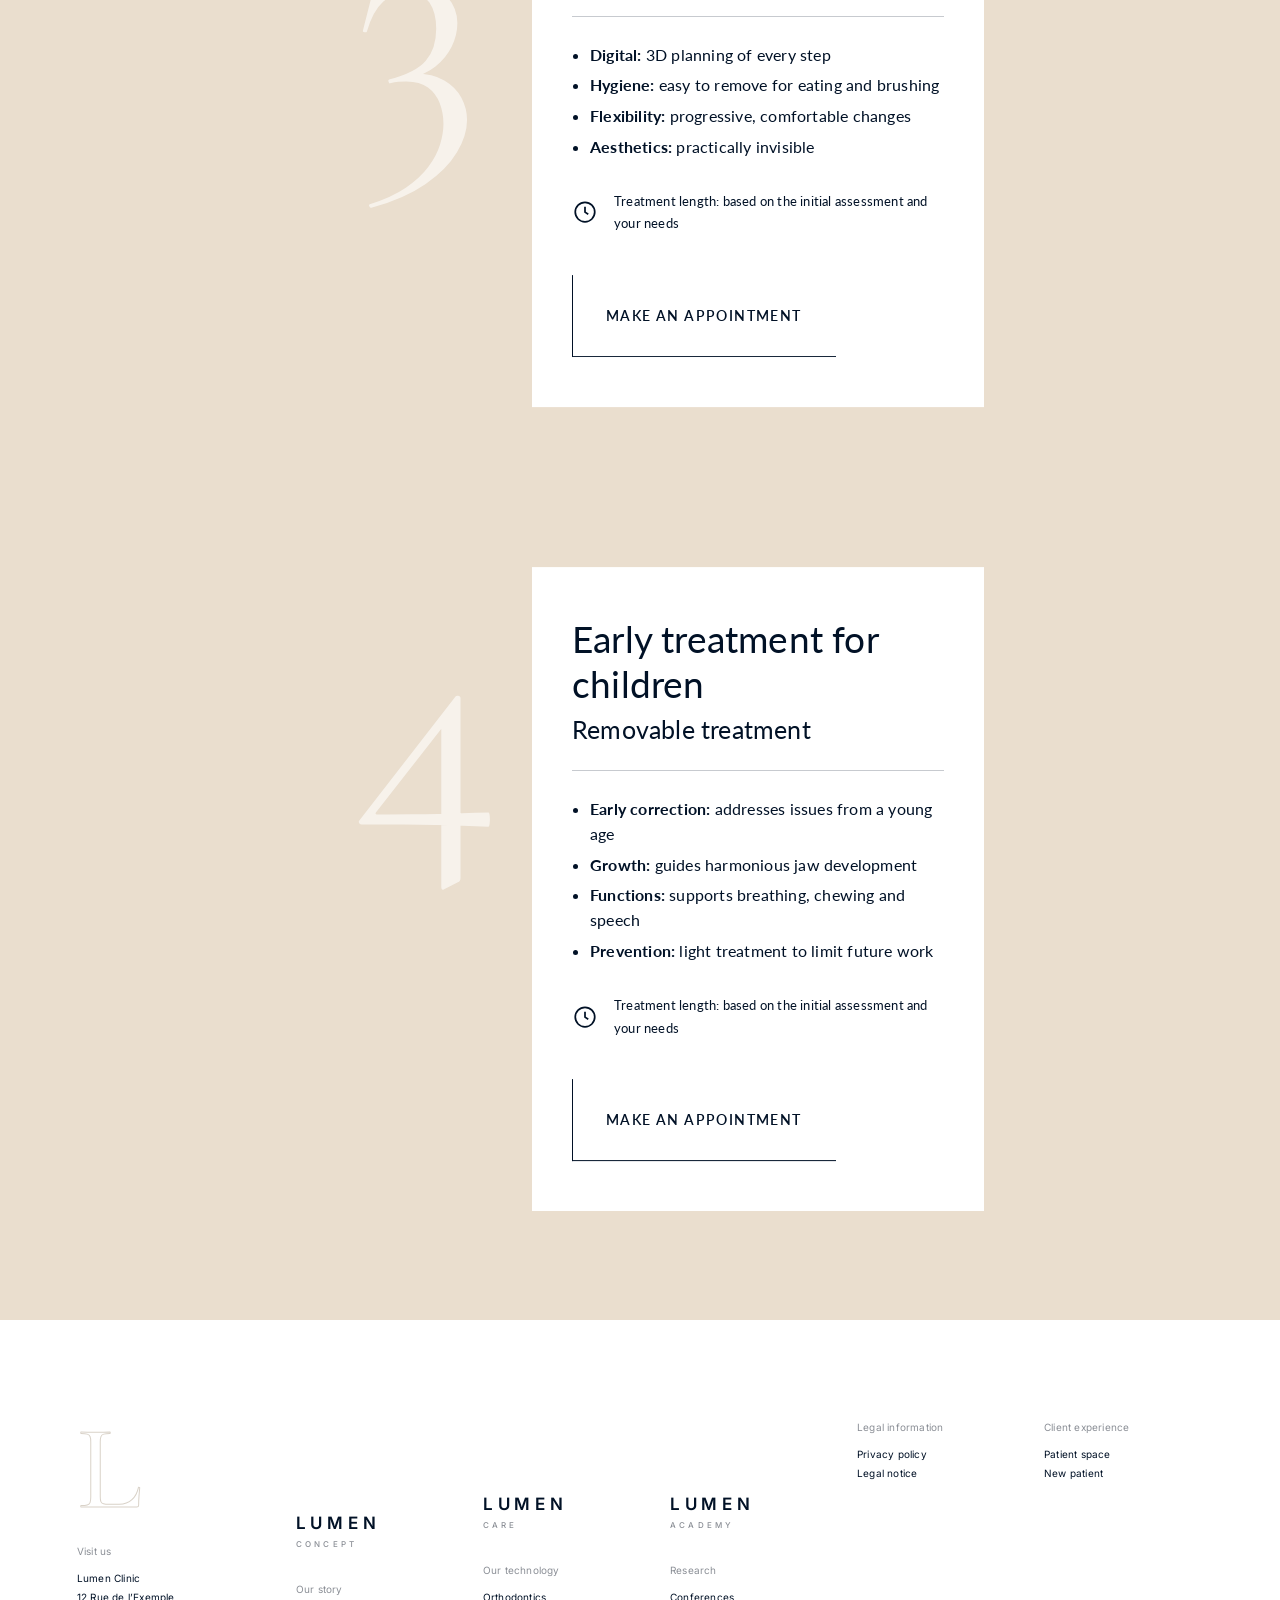
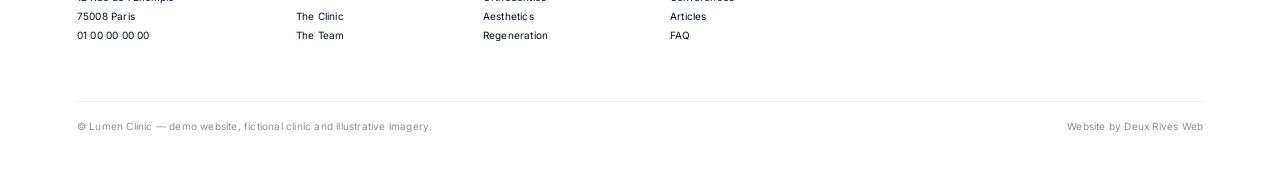
<file: orthodontics/index.html>
<!DOCTYPE html>
<html lang="en">
<head>
<meta charset="utf-8">
<meta name="viewport" content="width=device-width, initial-scale=1">
<title>Orthodontics — Lumen Clinic</title>
<meta name="description" content="External and internal braces, clear aligners and early treatment.">
<link rel="preconnect" href="https://fonts.googleapis.com"><link rel="preconnect" href="https://fonts.gstatic.com" crossorigin>
<link href="https://fonts.googleapis.com/css2?family=Cormorant+Garamond:wght@500&family=Inter:wght@400;500;600&family=Lato:wght@400;600;700&display=swap" rel="stylesheet">
<link rel="stylesheet" href="../assets/style.css">
<noscript><style>.page-trans{display:none}[data-anim],.reveal{opacity:1!important;transform:none!important}</style></noscript>
</head>
<body>
<div class="page-trans" aria-hidden="true"></div>

<a class="sr-only" href="#main">Skip to content</a>
<header class="site-header dark-text">
  <div class="inner">
    <a class="logo" href="../" aria-label="Lumen Clinic — home"><span class="w1">LUMEN</span><span class="w2">CLINIC</span></a>
    <div class="right">
      <div class="topbar">
        <a href="#"><svg viewBox="0 0 24 24"><path d="M12 21s-7-6.2-7-11.5A7 7 0 0 1 19 9.5C19 14.8 12 21 12 21z"/><circle cx="12" cy="9.5" r="2.5"/></svg>12 Rue de l’Exemple, 75008 Paris</a>
        <a href="#"><svg viewBox="0 0 24 24"><path d="M5 3h4l2 5-2.5 1.5a11 11 0 0 0 6 6L16 13l5 2v4a2 2 0 0 1-2 2A16 16 0 0 1 3 5a2 2 0 0 1 2-2z"/></svg>01 00 00 00 00</a>
        <a href="#"><svg viewBox="0 0 24 24"><circle cx="12" cy="8" r="4"/><path d="M4 21c1.5-4 4.5-6 8-6s6.5 2 8 6"/></svg>Patient login</a>
        <a class="lang" href="#">Français</a>
        <a class="ig" href="#" aria-label="Instagram"><svg viewBox="0 0 24 24"><rect x="3" y="3" width="18" height="18" rx="5"/><circle cx="12" cy="12" r="4"/><circle cx="17.5" cy="6.5" r=".8"/></svg></a>
      </div>
      <nav class="nav" aria-label="Main"><ul><li><a href="../">Home</a></li><li><a href="../the-clinic/">The Clinic</a></li><li><a href="../our-concept/">Our Concept</a></li><li class="current"><a href="../our-treatments/">Our Treatments<svg class="chev" viewBox="0 0 24 24"><path d="M5 9l7 7 7-7"/></svg></a><ul class="sub"><li><a href="../orthodontics/">Orthodontics</a></li><li><a href="../aesthetics/">Aesthetics</a></li><li><a href="../regenerating/">Regenerating</a></li></ul></li><li><a href="../academy/">Academy<svg class="chev" viewBox="0 0 24 24"><path d="M5 9l7 7 7-7"/></svg></a><ul class="sub"><li><a href="../academy/#research">Research</a></li><li><a href="../academy/#publications">Publications</a></li><li><a href="../academy/#journal">Journal</a></li><li><a href="../academy/#faq">FAQ</a></li></ul></li><li><a href="#" data-book><svg viewBox="0 0 24 24"><rect x="3" y="5" width="18" height="16" rx="1"/><path d="M3 10h18M8 3v4M16 3v4M7 14h2M11 14h2M15 14h2M7 17h2M11 17h2"/></svg>Make an appointment</a></li></ul></nav>
    </div>
    <button class="menu-toggle" type="button" aria-controls="clinic-menu" aria-expanded="false"><span class="menu-lines" aria-hidden="true"></span>Menu</button>
  </div>
</header>
<div class="scrim" aria-hidden="true"></div>
<aside class="side" id="clinic-menu" role="dialog" aria-modal="true" aria-label="Navigation menu" aria-hidden="true" inert><button class="close" type="button" aria-label="Close menu">×</button><nav aria-label="Main navigation"><div class="side-group"><a href="../">Home</a></div><div class="side-group"><a href="../the-clinic/">The Clinic</a></div><div class="side-group"><a href="../our-concept/">Our Concept</a></div><div class="side-group"><a href="../our-treatments/" aria-current="page">Our Treatments</a><div class="subl"><a href="../orthodontics/">Orthodontics</a><a href="../aesthetics/">Aesthetics</a><a href="../regenerating/">Regenerating</a></div></div><div class="side-group"><a href="../academy/">Academy</a><div class="subl"><a href="../academy/#research">Research</a><a href="../academy/#publications">Publications</a><a href="../academy/#journal">Journal</a><a href="../academy/#faq">FAQ</a></div></div><div class="side-group"><a href="#" data-book>Make an appointment</a></div></nav></aside>
<main id="main">

<section class="d-hero">
  <div><h1 class="t-hero d-title">Orthodontic<br>treatments</h1><h5 class="t-md rw-title">For a <span class="rw" data-rotation="2500" data-delay="300"><span class="rw-w">confident</span><span class="rw-w">natural</span><span class="rw-w">uninhibited</span></span> smile</h5><h4 data-split>We put our expertise to work for your smile, with tailored care for every age.</h4></div>
  <div class="ph noicon v6 arch" style=""><img src="../assets/media/clinic-interior.webp" alt="Light-filled clinic reception with an oak desk" loading="lazy" decoding="async"></div>
</section>
<section class="explore bg-sand"><span class="ghost" aria-hidden="true" data-anim="fade-in-from-bottom" data-delay="600">L</span>
  <h2 class="t-lg center" data-anim="fade-in-from-bottom" data-delay="600">Explore our expertise</h2><div class="cards c4"><a class="card" href="#d0" data-anim="fade-in-from-right" data-delay="0"><div class="imgw"><div class="ph noicon v1" style=""><img src="../assets/media/clinic-interior.webp" alt="Light-filled clinic reception with an oak desk" loading="lazy" decoding="async"></div></div><h5 class="t-sm"><span>External braces</span></h5><p>For precise, straightforward treatment</p></a><a class="card" href="#d1" data-anim="fade-in-from-right" data-delay="100"><div class="imgw"><div class="ph noicon v3" style=""><img src="../assets/media/clinic-treatment.webp" alt="Bright orthodontic treatment suite with a dental chair" loading="lazy" decoding="async"></div></div><h5 class="t-sm"><span>Internal braces</span></h5><p>For discreet, invisible treatment</p></a><a class="card" href="#d2" data-anim="fade-in-from-right" data-delay="200"><div class="imgw"><div class="ph noicon v5" style=""><img src="../assets/media/clinic-consultation.webp" alt="Illustration of an orthodontic consultation" loading="lazy" decoding="async"></div></div><h5 class="t-sm"><span>Clear aligners</span></h5><p>For innovative, flexible treatment</p></a><a class="card" href="#d3" data-anim="fade-in-from-right" data-delay="300"><div class="imgw"><div class="ph noicon v6" style=""><img src="../assets/media/clinic-interior.webp" alt="Light-filled clinic reception with an oak desk" loading="lazy" decoding="async"></div></div><h5 class="t-sm"><span>Early treatment for children</span></h5><p>For corrective treatment that guides growth</p></a></div>
</section>
<section class="detail bg-sand" data-detail>
  <div class="stick"><div class="count">1 / 4</div><h3 class="t-lg">Empower</h3><p>External braces are ideal for precise, lasting corrections. Available in metal or ceramic for more discretion, they let us control every tooth movement and are especially suited to complex cases that need close follow-up.</p></div>
  <div class="dcards" data-anim="fade-in" data-delay="400"><div data-scrollmove="0.08"><article class="dcard" id="d0" data-word="Empower" data-text="External braces are ideal for precise, lasting corrections. Available in metal or ceramic for more discretion, they let us control every tooth movement and are especially suited to complex cases that need close follow-up."><span class="num" aria-hidden="true">1</span>
  <h2>External braces</h2><div class="kind">Fixed treatment</div><hr><ul><li><b>Choice:</b> metal or ceramic brackets</li><li><b>Precision:</b> self-ligating brackets for an accurate fit</li><li><b>Efficiency:</b> smooth sliding for faster tooth movement</li></ul>
  <div class="dur"><svg viewBox="0 0 24 24"><circle cx="12" cy="12" r="9"/><path d="M12 7v5l3 2"/></svg><span>Treatment length: based on the initial assessment and your needs</span></div>
  <a class="btn" href="#" data-book>Make an appointment</a><div style="height:50px"></div></article><article class="dcard" id="d1" data-word="Refine" data-text="Placed on the inner side of the teeth, internal braces are completely hidden. Each bracket is custom-made for the patient, combining discretion with the full control of a fixed appliance."><span class="num" aria-hidden="true">2</span>
  <h2>Internal braces</h2><div class="kind">Fixed treatment</div><hr><ul><li><b>Discreet:</b> invisible, fixed on the inner surface</li><li><b>Fit:</b> brackets designed for each tooth</li><li><b>Technology:</b> custom digital planning</li></ul>
  <div class="dur"><svg viewBox="0 0 24 24"><circle cx="12" cy="12" r="9"/><path d="M12 7v5l3 2"/></svg><span>Treatment length: based on the initial assessment and your needs</span></div>
  <a class="btn" href="#" data-book>Make an appointment</a><div style="height:50px"></div></article><article class="dcard" id="d2" data-word="Free" data-text="Clear aligners move teeth gradually with a series of transparent trays. They are easy to remove for meals and brushing, and digital planning lets you preview the result before starting."><span class="num" aria-hidden="true">3</span>
  <h2>Clear aligners</h2><div class="kind">Removable treatment</div><hr><ul><li><b>Digital:</b> 3D planning of every step</li><li><b>Hygiene:</b> easy to remove for eating and brushing</li><li><b>Flexibility:</b> progressive, comfortable changes</li><li><b>Aesthetics:</b> practically invisible</li></ul>
  <div class="dur"><svg viewBox="0 0 24 24"><circle cx="12" cy="12" r="9"/><path d="M12 7v5l3 2"/></svg><span>Treatment length: based on the initial assessment and your needs</span></div>
  <a class="btn" href="#" data-book>Make an appointment</a><div style="height:50px"></div></article><article class="dcard" id="d3" data-word="Guide" data-text="Early treatment helps correct problems while the jaws are still growing. Gentle appliances guide growth, improve essential functions and can reduce the need for heavier treatment later on."><span class="num" aria-hidden="true">4</span>
  <h2>Early treatment for children</h2><div class="kind">Removable treatment</div><hr><ul><li><b>Early correction:</b> addresses issues from a young age</li><li><b>Growth:</b> guides harmonious jaw development</li><li><b>Functions:</b> supports breathing, chewing and speech</li><li><b>Prevention:</b> light treatment to limit future work</li></ul>
  <div class="dur"><svg viewBox="0 0 24 24"><circle cx="12" cy="12" r="9"/><path d="M12 7v5l3 2"/></svg><span>Treatment length: based on the initial assessment and your needs</span></div>
  <a class="btn" href="#" data-book>Make an appointment</a><div style="height:50px"></div></article></div></div>
</section>
</main>

<footer class="site-footer">
  <div class="foot-grid" data-anim="fade-in">
    <div><div class="mark ghost">L</div><h6 style="margin-top:28px">Visit us</h6><address>Lumen Clinic<br>12 Rue de l’Exemple<br>75008 Paris<br>01 00 00 00 00</address></div>
    <div><div class="sub-mark"><b>LUMEN</b><i>CONCEPT</i></div><h6>Our story</h6><a href="../the-clinic/">The Clinic</a><a href="../the-clinic/#team">The Team</a></div>
    <div><div class="sub-mark"><b>LUMEN</b><i>CARE</i></div><h6>Our technology</h6><a href="../orthodontics/">Orthodontics</a><a href="../aesthetics/">Aesthetics</a><a href="../regenerating/">Regeneration</a></div>
    <div><div class="sub-mark"><b>LUMEN</b><i>ACADEMY</i></div><h6>Research</h6><a href="../academy/#research">Conferences</a><a href="../academy/#publications">Articles</a><a href="../academy/#faq">FAQ</a></div>
    <div class="foot-legal"><h6>Legal information</h6><a href="#">Privacy policy</a><a href="#">Legal notice</a></div>
    <div class="foot-legal"><h6>Client experience</h6><a href="#">Patient space</a><a href="#" data-book>New patient</a></div>
  </div>
  <div class="foot-bottom"><span>© Lumen Clinic — demo website, fictional clinic and illustrative imagery.</span><span>Website by Deux Rives Web</span></div>
</footer>
<div class="modal" role="dialog" aria-modal="true" aria-label="Book an appointment"><div class="card"><button class="x" type="button" aria-label="Close">×</button>
  <h3>In need of an appointment?</h3><p>Book online in a few clicks, or call the clinic and our team will find a slot with you.</p>
  <div class="btn-row"><a class="btn" href="#">Book online</a><a class="btn r" href="#">Call 01 00 00 00 00</a></div></div></div>
<script src="../assets/main.js"></script>
</body>
</html>
</file>
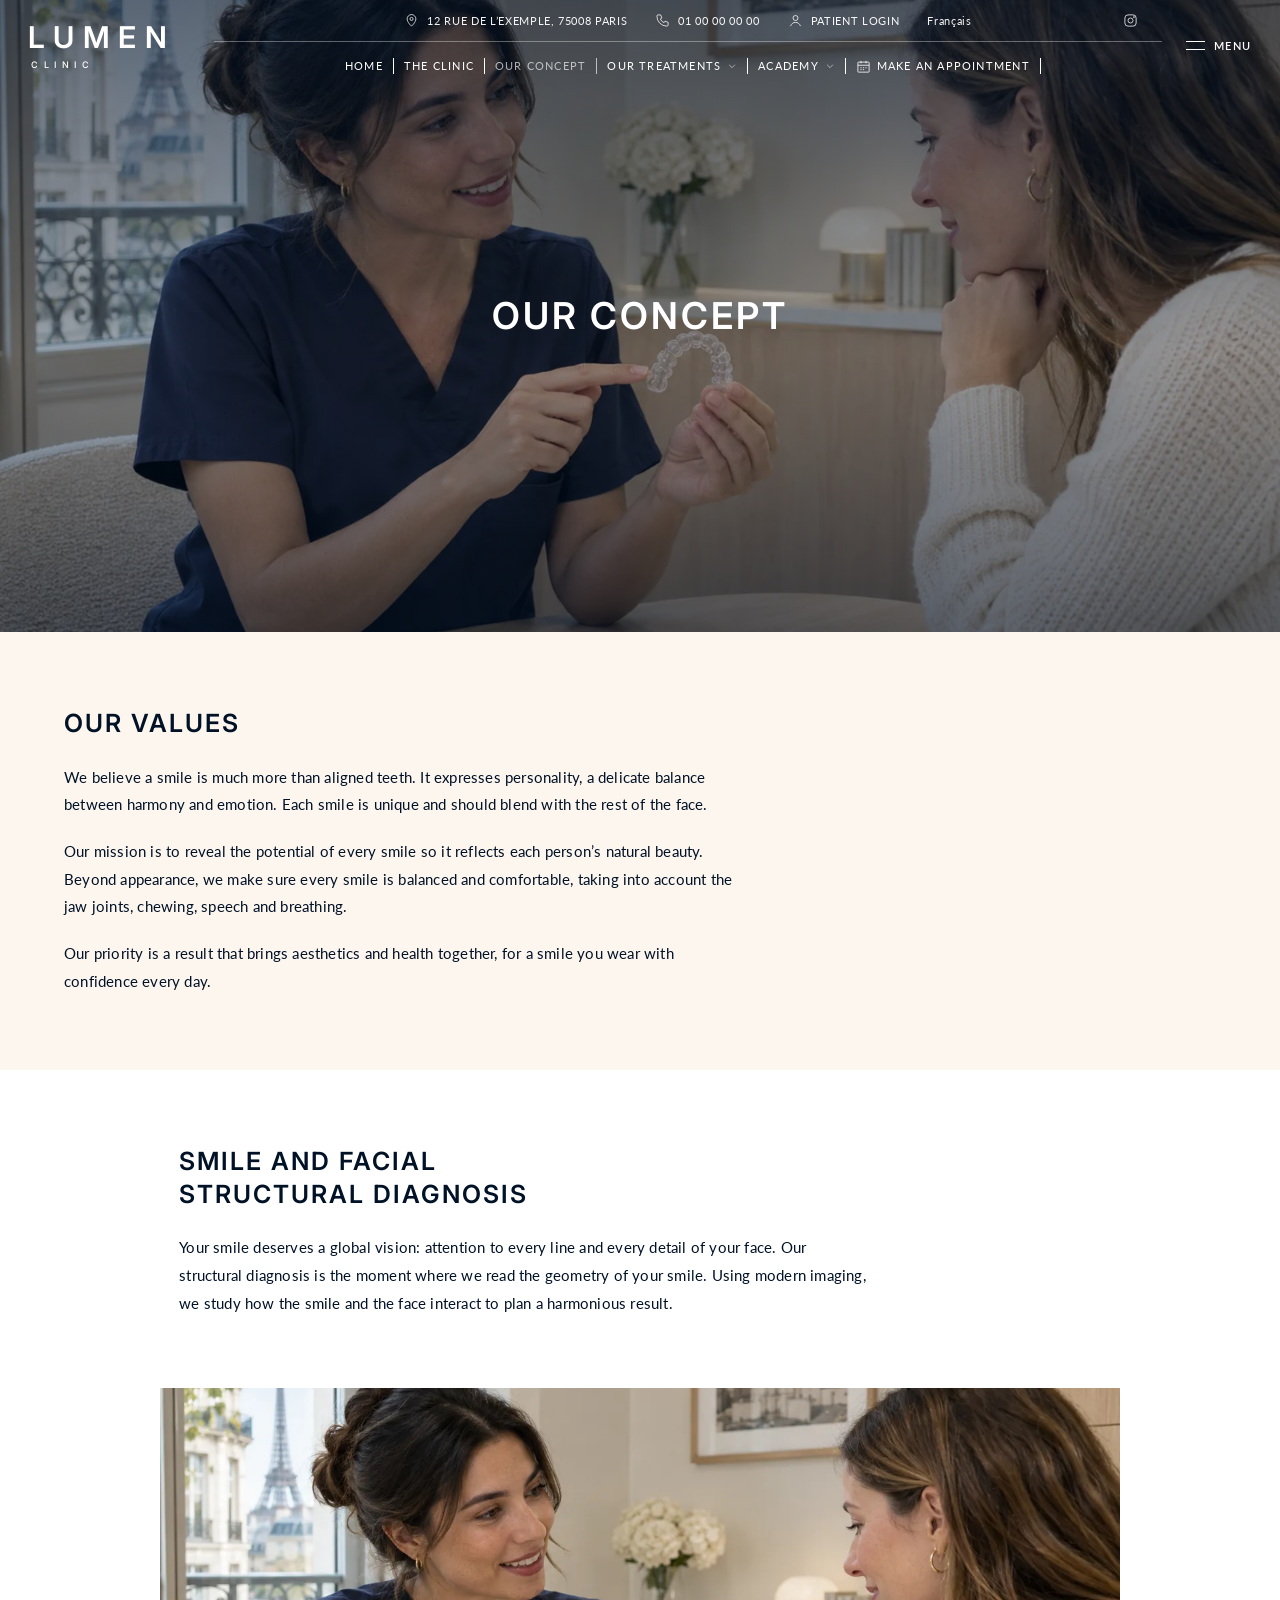
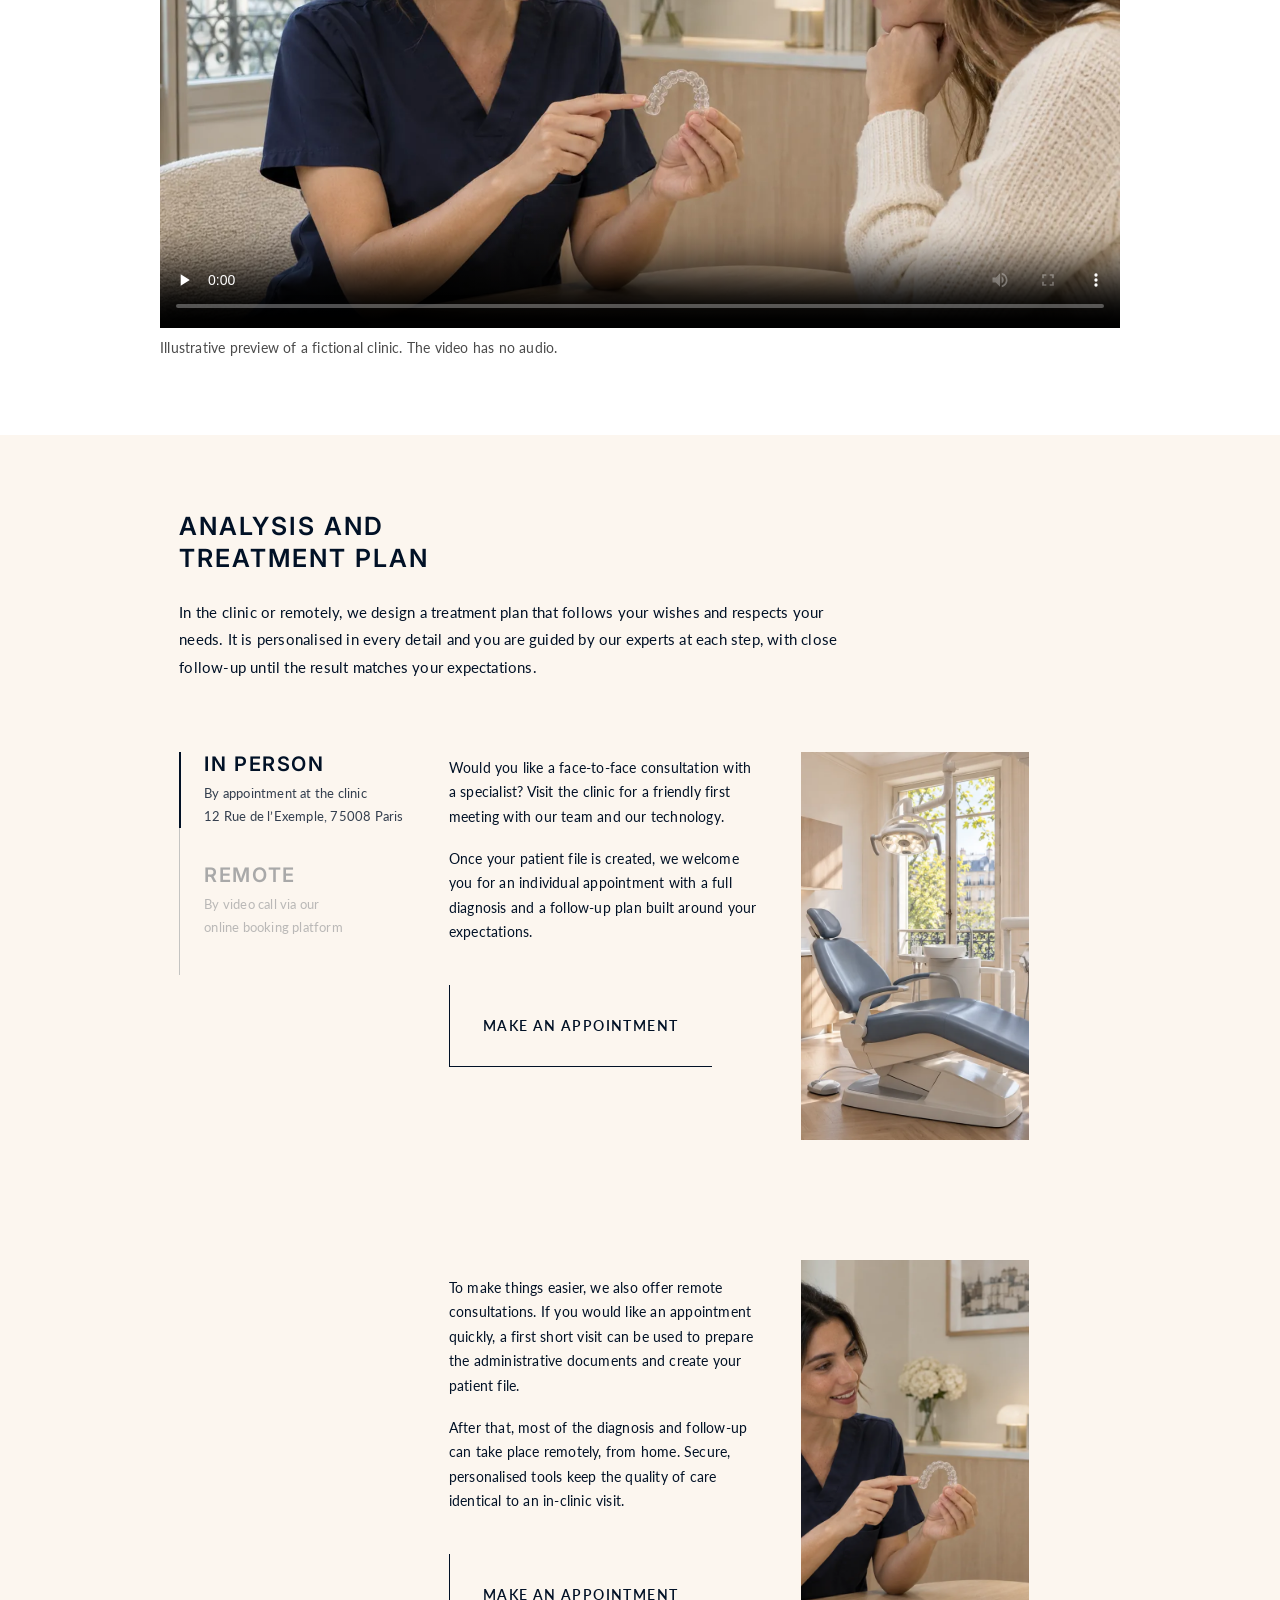
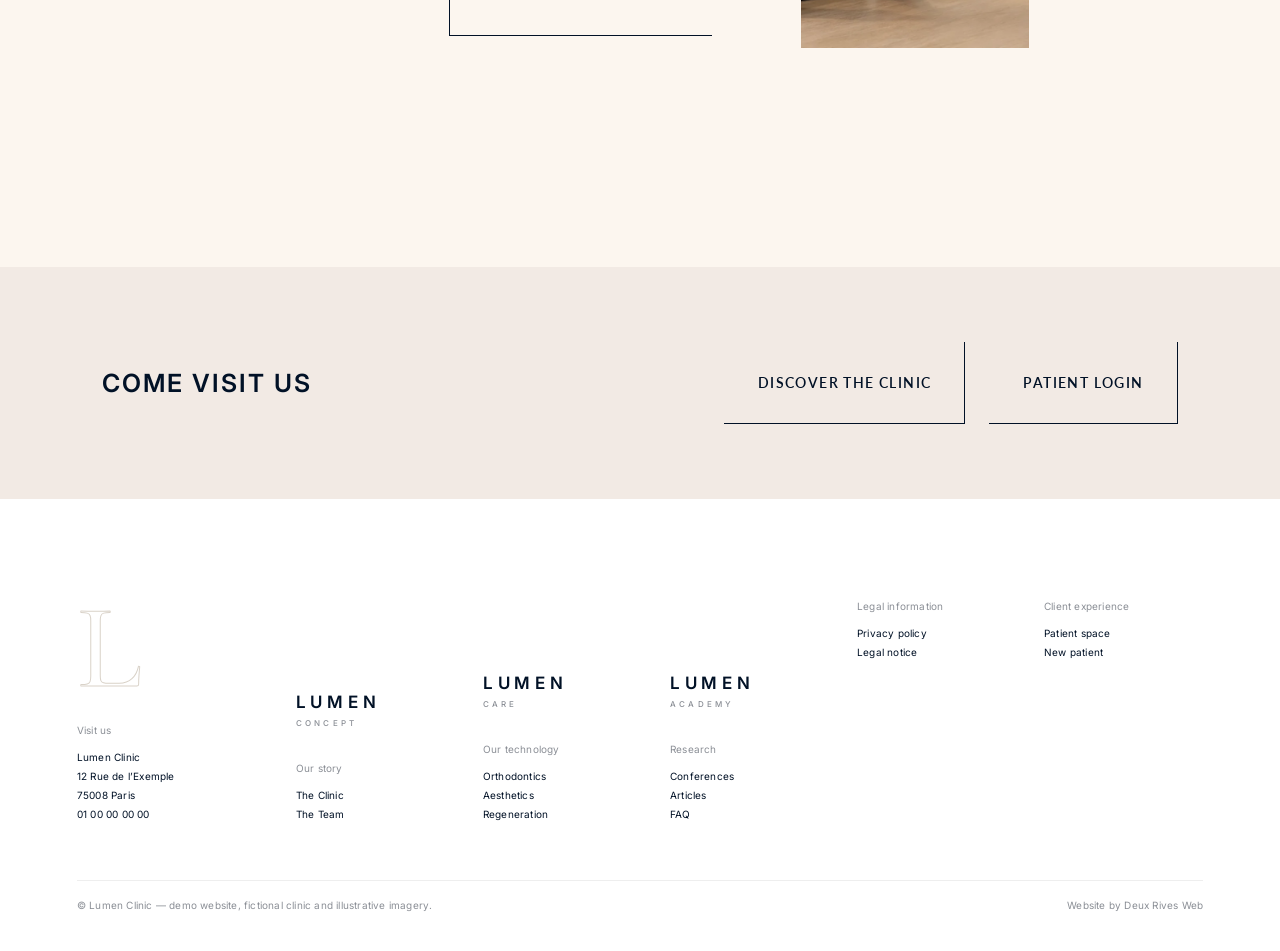
<file: our-concept/index.html>
<!DOCTYPE html>
<html lang="en">
<head>
<meta charset="utf-8">
<meta name="viewport" content="width=device-width, initial-scale=1">
<title>Our Concept — Lumen Clinic</title>
<meta name="description" content="Our values, structural diagnosis and treatment planning.">
<link rel="preconnect" href="https://fonts.googleapis.com"><link rel="preconnect" href="https://fonts.gstatic.com" crossorigin>
<link href="https://fonts.googleapis.com/css2?family=Cormorant+Garamond:wght@500&family=Inter:wght@400;500;600&family=Lato:wght@400;600;700&display=swap" rel="stylesheet">
<link rel="stylesheet" href="../assets/style.css">
<noscript><style>.page-trans{display:none}[data-anim],.reveal{opacity:1!important;transform:none!important}</style></noscript>
</head>
<body>
<div class="page-trans" aria-hidden="true"></div>

<a class="sr-only" href="#main">Skip to content</a>
<header class="site-header">
  <div class="inner">
    <a class="logo" href="../" aria-label="Lumen Clinic — home"><span class="w1">LUMEN</span><span class="w2">CLINIC</span></a>
    <div class="right">
      <div class="topbar">
        <a href="#"><svg viewBox="0 0 24 24"><path d="M12 21s-7-6.2-7-11.5A7 7 0 0 1 19 9.5C19 14.8 12 21 12 21z"/><circle cx="12" cy="9.5" r="2.5"/></svg>12 Rue de l’Exemple, 75008 Paris</a>
        <a href="#"><svg viewBox="0 0 24 24"><path d="M5 3h4l2 5-2.5 1.5a11 11 0 0 0 6 6L16 13l5 2v4a2 2 0 0 1-2 2A16 16 0 0 1 3 5a2 2 0 0 1 2-2z"/></svg>01 00 00 00 00</a>
        <a href="#"><svg viewBox="0 0 24 24"><circle cx="12" cy="8" r="4"/><path d="M4 21c1.5-4 4.5-6 8-6s6.5 2 8 6"/></svg>Patient login</a>
        <a class="lang" href="#">Français</a>
        <a class="ig" href="#" aria-label="Instagram"><svg viewBox="0 0 24 24"><rect x="3" y="3" width="18" height="18" rx="5"/><circle cx="12" cy="12" r="4"/><circle cx="17.5" cy="6.5" r=".8"/></svg></a>
      </div>
      <nav class="nav" aria-label="Main"><ul><li><a href="../">Home</a></li><li><a href="../the-clinic/">The Clinic</a></li><li class="current"><a href="../our-concept/">Our Concept</a></li><li><a href="../our-treatments/">Our Treatments<svg class="chev" viewBox="0 0 24 24"><path d="M5 9l7 7 7-7"/></svg></a><ul class="sub"><li><a href="../orthodontics/">Orthodontics</a></li><li><a href="../aesthetics/">Aesthetics</a></li><li><a href="../regenerating/">Regenerating</a></li></ul></li><li><a href="../academy/">Academy<svg class="chev" viewBox="0 0 24 24"><path d="M5 9l7 7 7-7"/></svg></a><ul class="sub"><li><a href="../academy/#research">Research</a></li><li><a href="../academy/#publications">Publications</a></li><li><a href="../academy/#journal">Journal</a></li><li><a href="../academy/#faq">FAQ</a></li></ul></li><li><a href="#" data-book><svg viewBox="0 0 24 24"><rect x="3" y="5" width="18" height="16" rx="1"/><path d="M3 10h18M8 3v4M16 3v4M7 14h2M11 14h2M15 14h2M7 17h2M11 17h2"/></svg>Make an appointment</a></li></ul></nav>
    </div>
    <button class="menu-toggle" type="button" aria-controls="clinic-menu" aria-expanded="false"><span class="menu-lines" aria-hidden="true"></span>Menu</button>
  </div>
</header>
<div class="scrim" aria-hidden="true"></div>
<aside class="side" id="clinic-menu" role="dialog" aria-modal="true" aria-label="Navigation menu" aria-hidden="true" inert><button class="close" type="button" aria-label="Close menu">×</button><nav aria-label="Main navigation"><div class="side-group"><a href="../">Home</a></div><div class="side-group"><a href="../the-clinic/">The Clinic</a></div><div class="side-group"><a href="../our-concept/" aria-current="page">Our Concept</a></div><div class="side-group"><a href="../our-treatments/">Our Treatments</a><div class="subl"><a href="../orthodontics/">Orthodontics</a><a href="../aesthetics/">Aesthetics</a><a href="../regenerating/">Regenerating</a></div></div><div class="side-group"><a href="../academy/">Academy</a><div class="subl"><a href="../academy/#research">Research</a><a href="../academy/#publications">Publications</a><a href="../academy/#journal">Journal</a><a href="../academy/#faq">FAQ</a></div></div><div class="side-group"><a href="#" data-book>Make an appointment</a></div></nav></aside>
<main id="main">

<section class="hero hero-center" style="min-height:632px"><div class="vid has-photo sky" aria-hidden="true"><img src="../assets/media/clinic-consultation.webp" alt="" loading="eager" fetchpriority="high" decoding="async"></div><div class="content"><h1 class="t-lg">Our concept</h1></div></section>

<section class="sec bg-blush">
  <div class="narrow"><h2 class="t-md" style="margin-bottom:24px">Our values</h2>
    <p class="t-lead">We believe a smile is much more than aligned teeth. It expresses personality, a delicate balance between harmony and emotion. Each smile is unique and should blend with the rest of the face.</p>
    <p class="t-lead">Our mission is to reveal the potential of every smile so it reflects each person’s natural beauty. Beyond appearance, we make sure every smile is balanced and comfortable, taking into account the jaw joints, chewing, speech and breathing.</p>
    <p class="t-lead">Our priority is a result that brings aesthetics and health together, for a smile you wear with confidence every day.</p></div>
</section>

<section class="sec bg-white diag">
  <div class="text"><h2 class="t-md" style="margin-bottom:24px">Smile and facial<br>structural diagnosis</h2>
    <p class="t-lead">Your smile deserves a global vision: attention to every line and every detail of your face. Our structural diagnosis is the moment where we read the geometry of your smile. Using modern imaging, we study how the smile and the face interact to plan a harmonious result.</p></div>
  <figure class="clinic-preview">
    <video controls playsinline preload="none" poster="../assets/media/clinic-consultation.webp" aria-label="Illustrative Lumen Clinic preview">
      <source src="../assets/media/clinic-preview.mp4" type="video/mp4">
      <a href="../assets/media/clinic-preview.mp4">Watch the clinic preview</a>
    </video>
    <figcaption>Illustrative preview of a fictional clinic. The video has no audio.</figcaption>
  </figure>
</section>

<section class="sec bg-blush" data-steps>
  <div class="diag"><div class="text"><h2 class="t-md" style="margin-bottom:24px">Analysis and<br>treatment plan</h2>
    <p class="t-lead">In the clinic or remotely, we design a treatment plan that follows your wishes and respects your needs. It is personalised in every detail and you are guided by our experts at each step, with close follow-up until the result matches your expectations.</p></div></div>
  <div class="steps">
    <div class="tabs"><span class="tab-line"></span><span class="tab on"><h4>In person</h4><p>By appointment at the clinic<br>12 Rue de l’Exemple, 75008 Paris</p></span><span class="tab"><h4>Remote</h4><p>By video call via our<br>online booking platform</p></span></div>
    <div>
      <div class="step-body"><p>Would you like a face-to-face consultation with a specialist? Visit the clinic for a friendly first meeting with our team and our technology.</p><p>Once your patient file is created, we welcome you for an individual appointment with a full diagnosis and a follow-up plan built around your expectations.</p><a class="btn" href="#" data-book>Make an appointment</a></div>
      <div class="step-body"><p>To make things easier, we also offer remote consultations. If you would like an appointment quickly, a first short visit can be used to prepare the administrative documents and create your patient file.</p><p>After that, most of the diagnosis and follow-up can take place remotely, from home. Secure, personalised tools keep the quality of care identical to an in-clinic visit.</p><a class="btn" href="#" data-book>Make an appointment</a></div>
    </div>
    <div class="step-media"><div class="ph noicon v3" style=""><img src="../assets/media/clinic-treatment.webp" alt="Bright orthodontic treatment suite with a dental chair" loading="lazy" decoding="async"></div><div class="ph noicon v5" style=""><img src="../assets/media/clinic-consultation.webp" alt="Illustration of an orthodontic consultation" loading="lazy" decoding="async"></div></div>
  </div>
</section>

<section class="cta-band"><h2 class="t-md">Come visit us</h2><div class="btn-row"><a class="btn r" href="../the-clinic/">Discover the clinic</a><a class="btn r" href="#">Patient login</a></div></section>
</main>

<footer class="site-footer">
  <div class="foot-grid" data-anim="fade-in">
    <div><div class="mark ghost">L</div><h6 style="margin-top:28px">Visit us</h6><address>Lumen Clinic<br>12 Rue de l’Exemple<br>75008 Paris<br>01 00 00 00 00</address></div>
    <div><div class="sub-mark"><b>LUMEN</b><i>CONCEPT</i></div><h6>Our story</h6><a href="../the-clinic/">The Clinic</a><a href="../the-clinic/#team">The Team</a></div>
    <div><div class="sub-mark"><b>LUMEN</b><i>CARE</i></div><h6>Our technology</h6><a href="../orthodontics/">Orthodontics</a><a href="../aesthetics/">Aesthetics</a><a href="../regenerating/">Regeneration</a></div>
    <div><div class="sub-mark"><b>LUMEN</b><i>ACADEMY</i></div><h6>Research</h6><a href="../academy/#research">Conferences</a><a href="../academy/#publications">Articles</a><a href="../academy/#faq">FAQ</a></div>
    <div class="foot-legal"><h6>Legal information</h6><a href="#">Privacy policy</a><a href="#">Legal notice</a></div>
    <div class="foot-legal"><h6>Client experience</h6><a href="#">Patient space</a><a href="#" data-book>New patient</a></div>
  </div>
  <div class="foot-bottom"><span>© Lumen Clinic — demo website, fictional clinic and illustrative imagery.</span><span>Website by Deux Rives Web</span></div>
</footer>
<div class="modal" role="dialog" aria-modal="true" aria-label="Book an appointment"><div class="card"><button class="x" type="button" aria-label="Close">×</button>
  <h3>In need of an appointment?</h3><p>Book online in a few clicks, or call the clinic and our team will find a slot with you.</p>
  <div class="btn-row"><a class="btn" href="#">Book online</a><a class="btn r" href="#">Call 01 00 00 00 00</a></div></div></div>
<script src="../assets/main.js"></script>
</body>
</html>
</file>
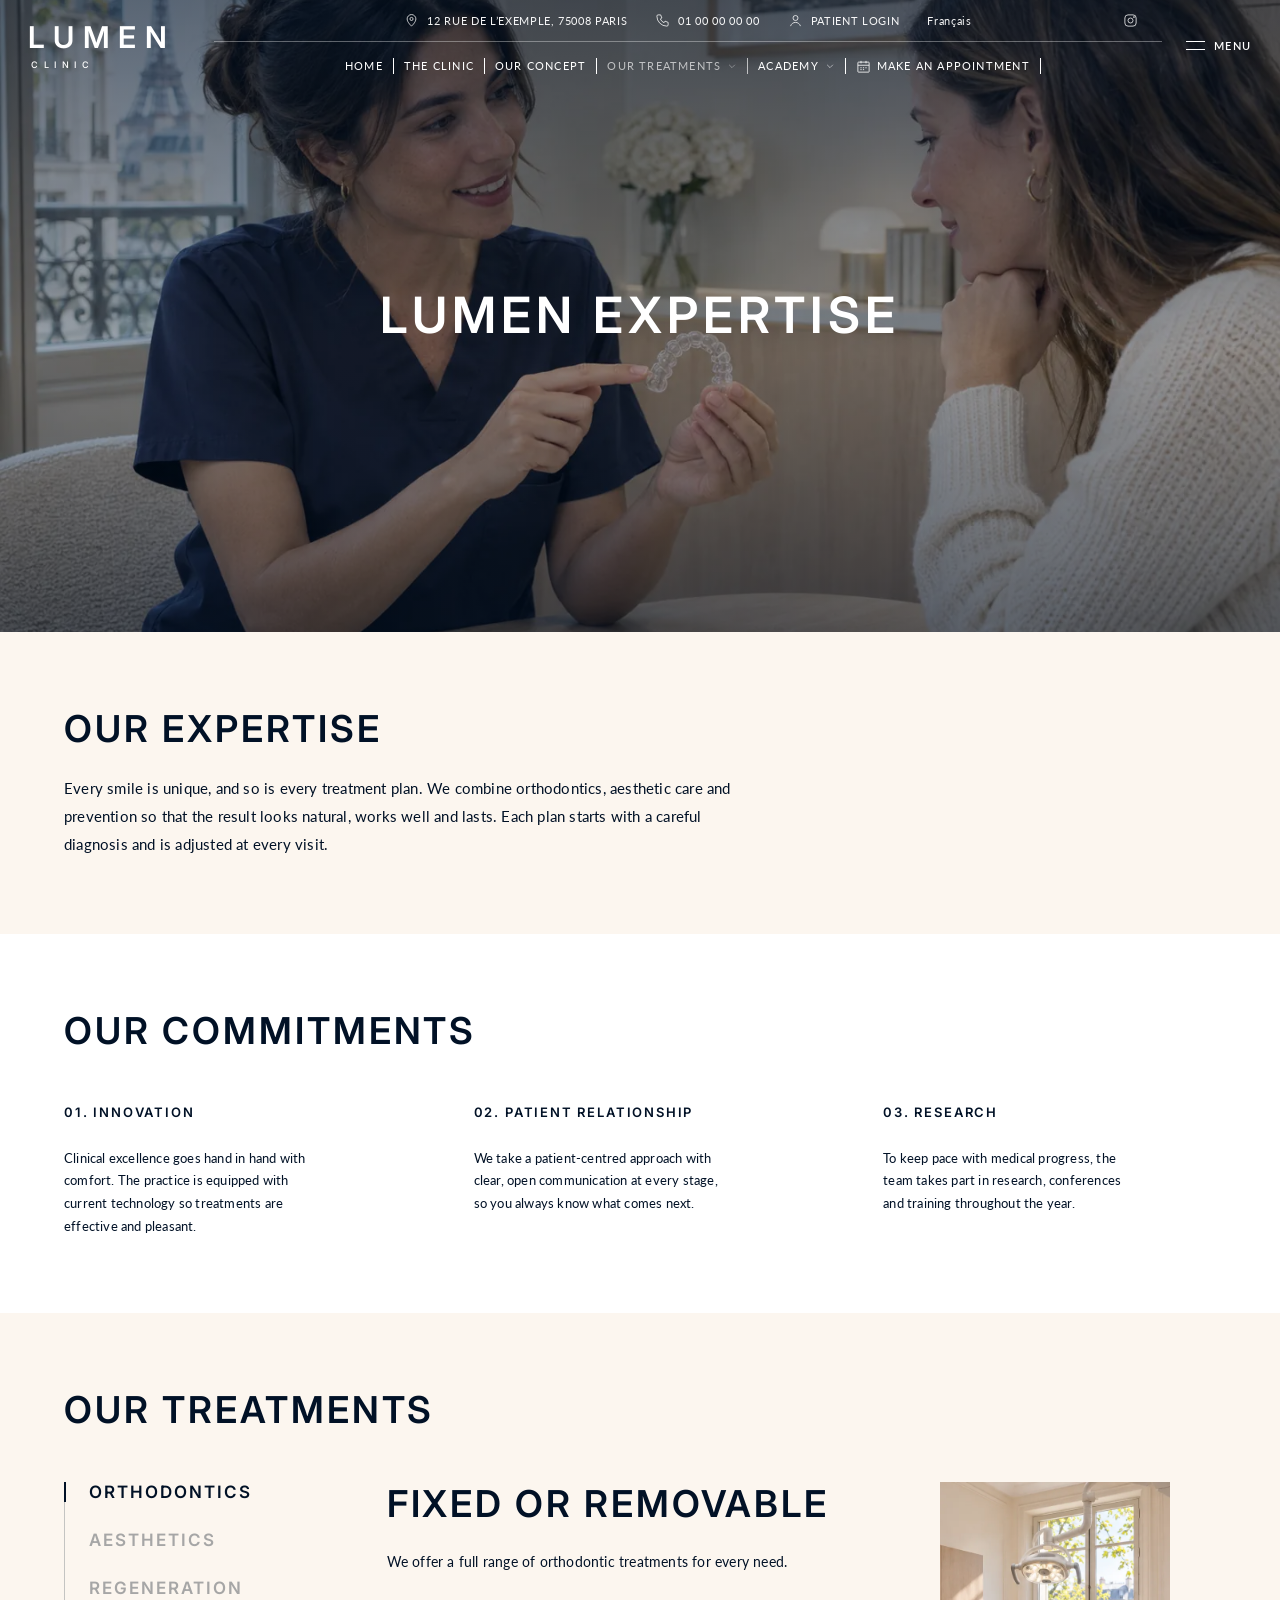
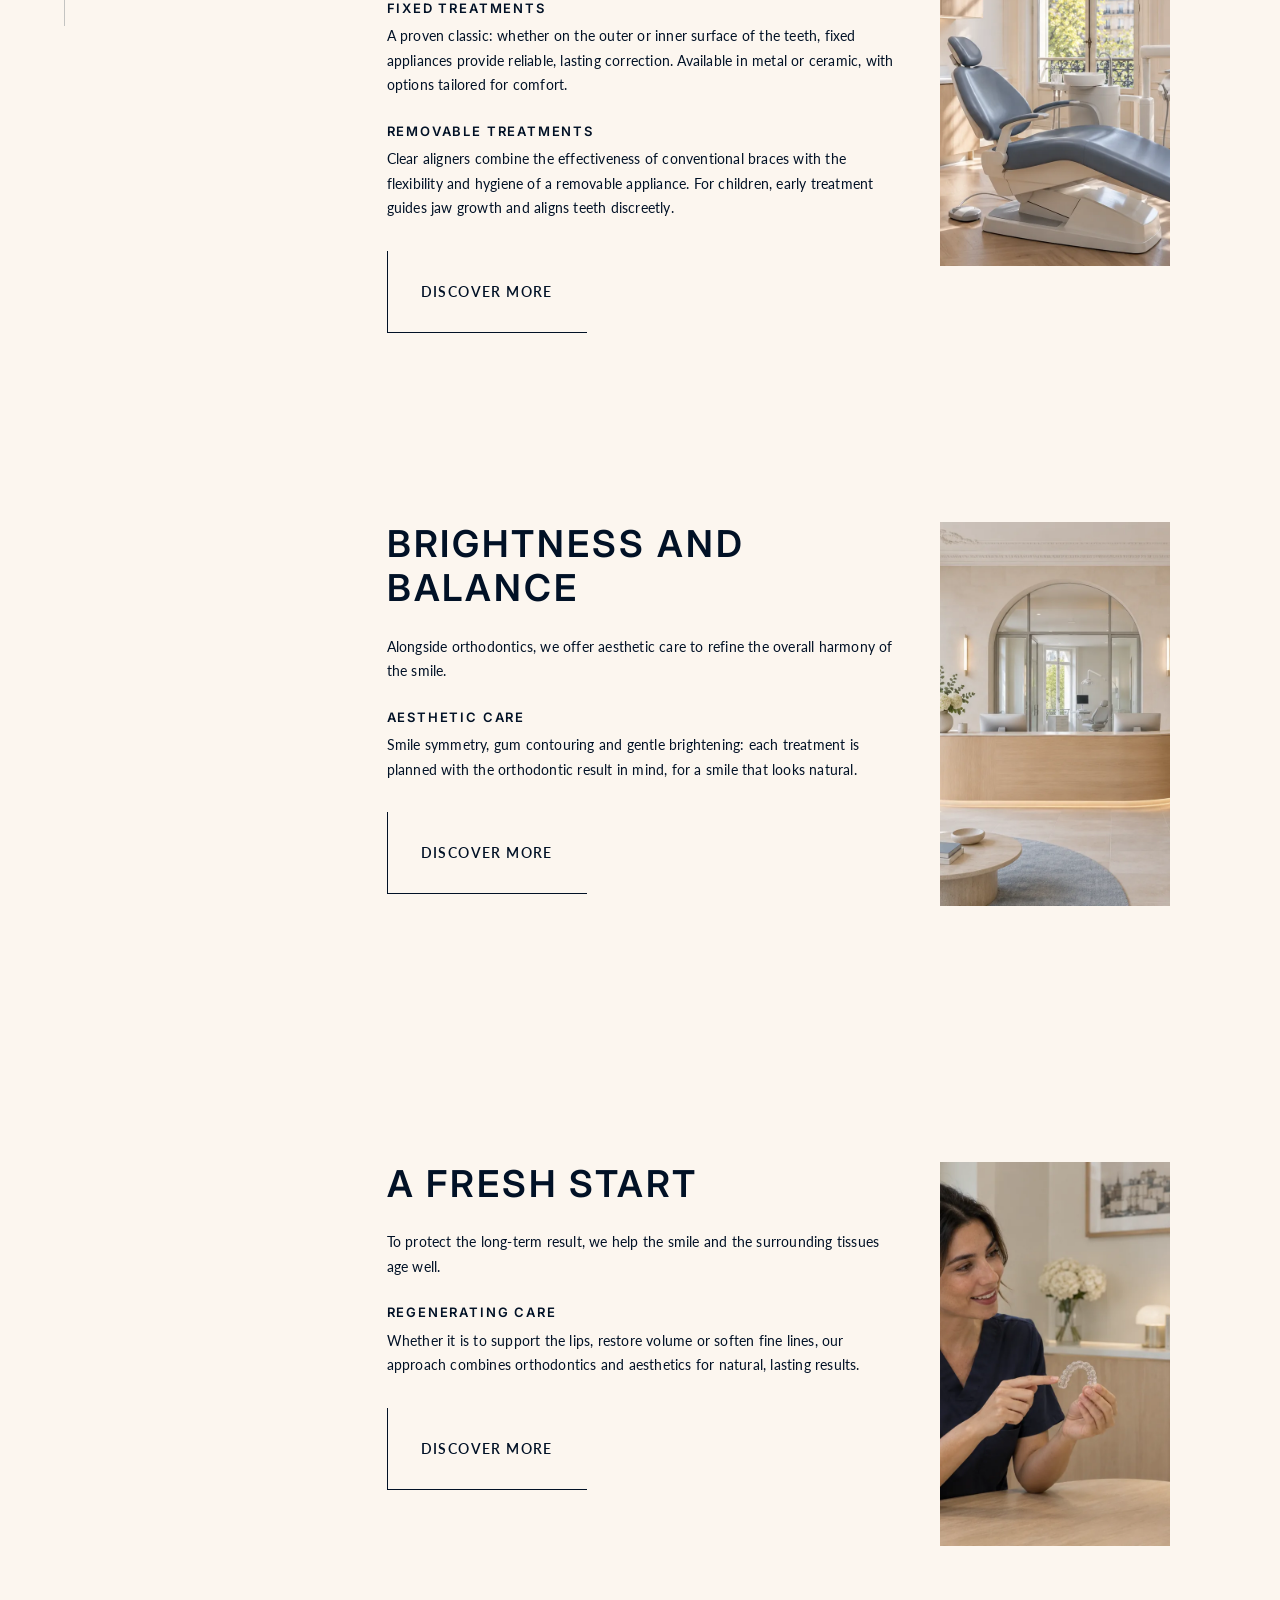
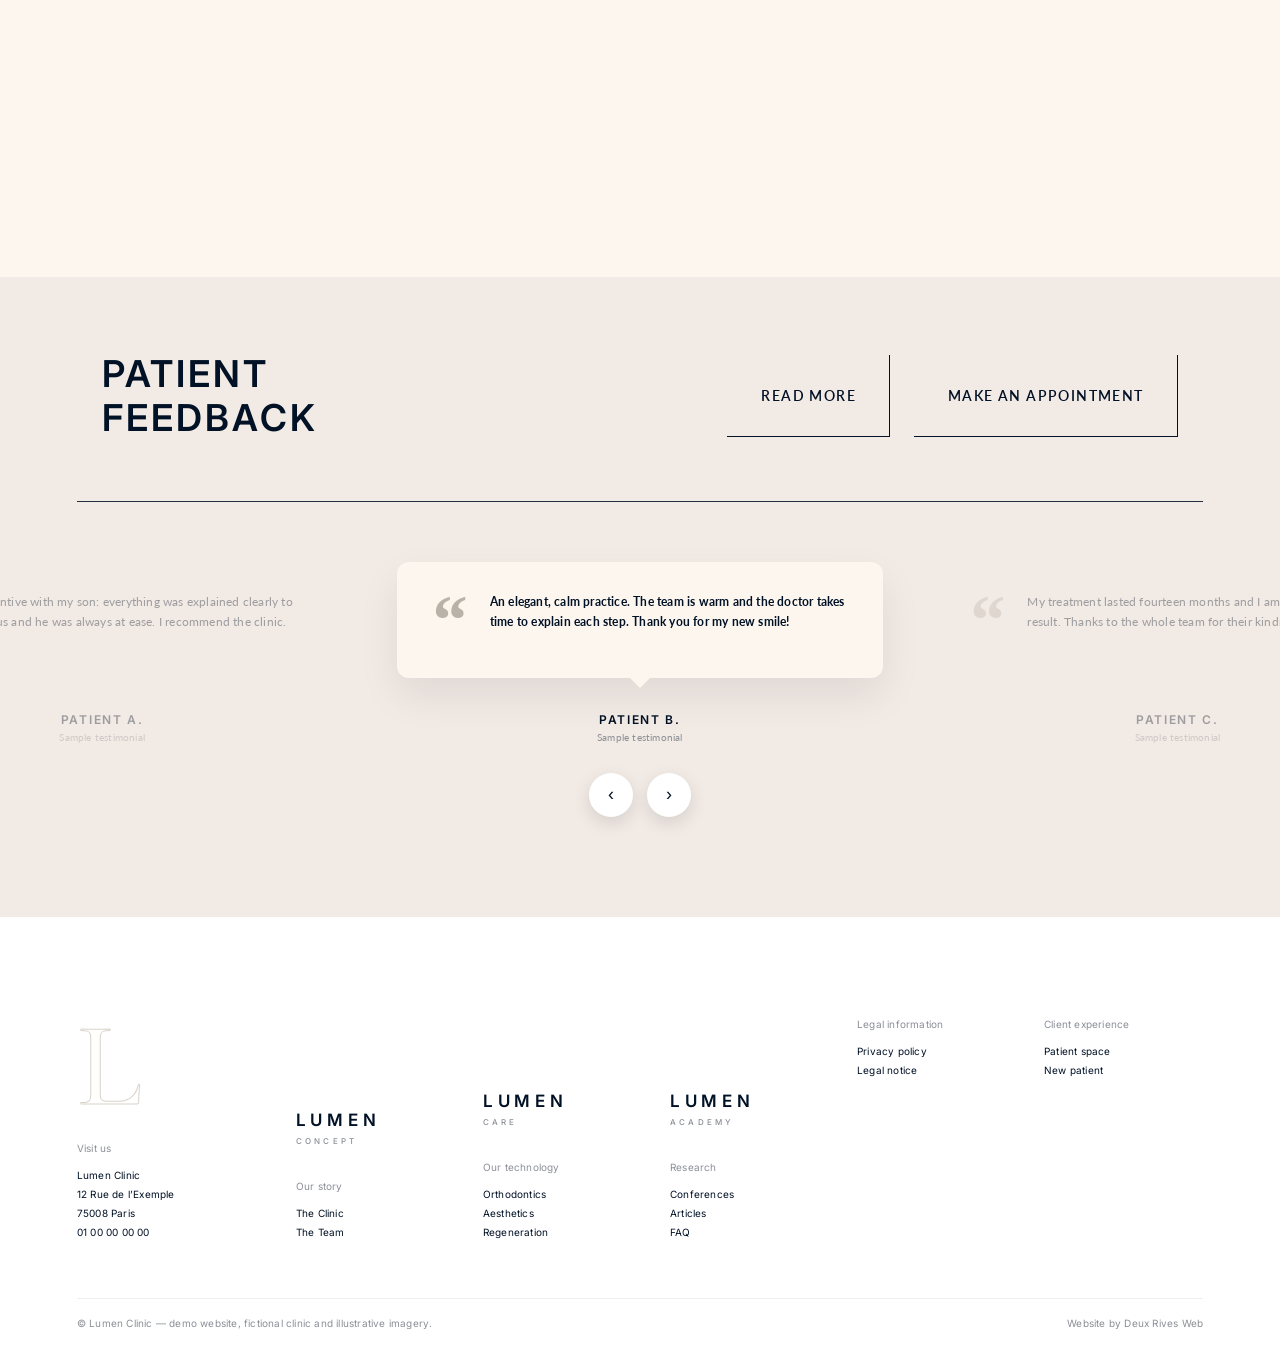
<file: our-treatments/index.html>
<!DOCTYPE html>
<html lang="en">
<head>
<meta charset="utf-8">
<meta name="viewport" content="width=device-width, initial-scale=1">
<title>Our Treatments — Lumen Clinic</title>
<meta name="description" content="Orthodontic, aesthetic and regenerating treatments.">
<link rel="preconnect" href="https://fonts.googleapis.com"><link rel="preconnect" href="https://fonts.gstatic.com" crossorigin>
<link href="https://fonts.googleapis.com/css2?family=Cormorant+Garamond:wght@500&family=Inter:wght@400;500;600&family=Lato:wght@400;600;700&display=swap" rel="stylesheet">
<link rel="stylesheet" href="../assets/style.css">
<noscript><style>.page-trans{display:none}[data-anim],.reveal{opacity:1!important;transform:none!important}</style></noscript>
</head>
<body>
<div class="page-trans" aria-hidden="true"></div>

<a class="sr-only" href="#main">Skip to content</a>
<header class="site-header">
  <div class="inner">
    <a class="logo" href="../" aria-label="Lumen Clinic — home"><span class="w1">LUMEN</span><span class="w2">CLINIC</span></a>
    <div class="right">
      <div class="topbar">
        <a href="#"><svg viewBox="0 0 24 24"><path d="M12 21s-7-6.2-7-11.5A7 7 0 0 1 19 9.5C19 14.8 12 21 12 21z"/><circle cx="12" cy="9.5" r="2.5"/></svg>12 Rue de l’Exemple, 75008 Paris</a>
        <a href="#"><svg viewBox="0 0 24 24"><path d="M5 3h4l2 5-2.5 1.5a11 11 0 0 0 6 6L16 13l5 2v4a2 2 0 0 1-2 2A16 16 0 0 1 3 5a2 2 0 0 1 2-2z"/></svg>01 00 00 00 00</a>
        <a href="#"><svg viewBox="0 0 24 24"><circle cx="12" cy="8" r="4"/><path d="M4 21c1.5-4 4.5-6 8-6s6.5 2 8 6"/></svg>Patient login</a>
        <a class="lang" href="#">Français</a>
        <a class="ig" href="#" aria-label="Instagram"><svg viewBox="0 0 24 24"><rect x="3" y="3" width="18" height="18" rx="5"/><circle cx="12" cy="12" r="4"/><circle cx="17.5" cy="6.5" r=".8"/></svg></a>
      </div>
      <nav class="nav" aria-label="Main"><ul><li><a href="../">Home</a></li><li><a href="../the-clinic/">The Clinic</a></li><li><a href="../our-concept/">Our Concept</a></li><li class="current"><a href="../our-treatments/">Our Treatments<svg class="chev" viewBox="0 0 24 24"><path d="M5 9l7 7 7-7"/></svg></a><ul class="sub"><li><a href="../orthodontics/">Orthodontics</a></li><li><a href="../aesthetics/">Aesthetics</a></li><li><a href="../regenerating/">Regenerating</a></li></ul></li><li><a href="../academy/">Academy<svg class="chev" viewBox="0 0 24 24"><path d="M5 9l7 7 7-7"/></svg></a><ul class="sub"><li><a href="../academy/#research">Research</a></li><li><a href="../academy/#publications">Publications</a></li><li><a href="../academy/#journal">Journal</a></li><li><a href="../academy/#faq">FAQ</a></li></ul></li><li><a href="#" data-book><svg viewBox="0 0 24 24"><rect x="3" y="5" width="18" height="16" rx="1"/><path d="M3 10h18M8 3v4M16 3v4M7 14h2M11 14h2M15 14h2M7 17h2M11 17h2"/></svg>Make an appointment</a></li></ul></nav>
    </div>
    <button class="menu-toggle" type="button" aria-controls="clinic-menu" aria-expanded="false"><span class="menu-lines" aria-hidden="true"></span>Menu</button>
  </div>
</header>
<div class="scrim" aria-hidden="true"></div>
<aside class="side" id="clinic-menu" role="dialog" aria-modal="true" aria-label="Navigation menu" aria-hidden="true" inert><button class="close" type="button" aria-label="Close menu">×</button><nav aria-label="Main navigation"><div class="side-group"><a href="../">Home</a></div><div class="side-group"><a href="../the-clinic/">The Clinic</a></div><div class="side-group"><a href="../our-concept/">Our Concept</a></div><div class="side-group"><a href="../our-treatments/" aria-current="page">Our Treatments</a><div class="subl"><a href="../orthodontics/">Orthodontics</a><a href="../aesthetics/">Aesthetics</a><a href="../regenerating/">Regenerating</a></div></div><div class="side-group"><a href="../academy/">Academy</a><div class="subl"><a href="../academy/#research">Research</a><a href="../academy/#publications">Publications</a><a href="../academy/#journal">Journal</a><a href="../academy/#faq">FAQ</a></div></div><div class="side-group"><a href="#" data-book>Make an appointment</a></div></nav></aside>
<main id="main">

<section class="hero hero-center" style="min-height:632px"><div class="vid has-photo warm" aria-hidden="true"><img src="../assets/media/clinic-consultation.webp" alt="" loading="eager" fetchpriority="high" decoding="async"></div><div class="content"><h1 class="t-xl">Lumen expertise</h1></div></section>

<section class="sec bg-blush"><div class="narrow"><h2 class="t-lg" style="margin-bottom:24px">Our expertise</h2>
  <p class="t-lead">Every smile is unique, and so is every treatment plan. We combine orthodontics, aesthetic care and prevention so that the result looks natural, works well and lasts. Each plan starts with a careful diagnosis and is adjusted at every visit.</p></div></section>

<section class="sec bg-white"><h2 class="t-lg">Our commitments</h2>
  <div class="commit">
    <div data-anim="fade-in-from-bottom"><h5 class="t-sm">01. Innovation</h5><p>Clinical excellence goes hand in hand with comfort. The practice is equipped with current technology so treatments are effective and pleasant.</p></div>
    <div data-anim="fade-in-from-bottom" data-delay="100"><h5 class="t-sm">02. Patient relationship</h5><p>We take a patient-centred approach with clear, open communication at every stage, so you always know what comes next.</p></div>
    <div data-anim="fade-in-from-bottom" data-delay="200"><h5 class="t-sm">03. Research</h5><p>To keep pace with medical progress, the team takes part in research, conferences and training throughout the year.</p></div>
  </div>
</section>

<section class="sec bg-blush" data-tlist><h2 class="t-lg">Our treatments</h2>
  <div class="tlist"><nav class="nav-side"><span class="tab-line"></span><a href="#t0" class=on>Orthodontics</a><a href="#t1">Aesthetics</a><a href="#t2">Regeneration</a></nav><div><div class="tblock" id="t0"><h3 class="t-lg">Fixed or removable</h3><p>We offer a full range of orthodontic treatments for every need.</p><h6 class="t-sm">Fixed treatments</h6><p>A proven classic: whether on the outer or inner surface of the teeth, fixed appliances provide reliable, lasting correction. Available in metal or ceramic, with options tailored for comfort.</p><h6 class="t-sm">Removable treatments</h6><p>Clear aligners combine the effectiveness of conventional braces with the flexibility and hygiene of a removable appliance. For children, early treatment guides jaw growth and aligns teeth discreetly.</p><a class="btn" href="../orthodontics/">Discover more</a></div><div class="tblock" id="t1"><h3 class="t-lg">Brightness and balance</h3><p>Alongside orthodontics, we offer aesthetic care to refine the overall harmony of the smile.</p><h6 class="t-sm">Aesthetic care</h6><p>Smile symmetry, gum contouring and gentle brightening: each treatment is planned with the orthodontic result in mind, for a smile that looks natural.</p><a class="btn" href="../aesthetics/">Discover more</a></div><div class="tblock" id="t2"><h3 class="t-lg">A fresh start</h3><p>To protect the long-term result, we help the smile and the surrounding tissues age well.</p><h6 class="t-sm">Regenerating care</h6><p>Whether it is to support the lips, restore volume or soften fine lines, our approach combines orthodontics and aesthetics for natural, lasting results.</p><a class="btn" href="../regenerating/">Discover more</a></div></div><div class="timg"><div class="ph noicon v2" style=""><img src="../assets/media/clinic-treatment.webp" alt="Bright orthodontic treatment suite with a dental chair" loading="lazy" decoding="async"></div><div class="ph noicon v6" style=""><img src="../assets/media/clinic-interior.webp" alt="Light-filled clinic reception with an oak desk" loading="lazy" decoding="async"></div><div class="ph noicon v4" style=""><img src="../assets/media/clinic-consultation.webp" alt="Illustration of an orthodontic consultation" loading="lazy" decoding="async"></div></div></div>
</section>

<section class="bg-band">
  <div class="feedback-head"><h2 class="t-lg">Patient<br>feedback</h2><div class="btn-row"><a class="btn r" href="#">Read more</a><a class="btn r" href="#" data-book>Make an appointment</a></div></div>
  <div class="rule" style="margin:60px 6vw 0"></div>
  <div class="carousel"><div class="track"><div class="review"><div class="bubble"><span class="q">“</span><span>Very attentive with my son: everything was explained clearly to both of us and he was always at ease. I recommend the clinic.</span></div><span class="name">Patient A.</span><span class="note">Sample testimonial</span></div><div class="review"><div class="bubble"><span class="q">“</span><span>An elegant, calm practice. The team is warm and the doctor takes time to explain each step. Thank you for my new smile!</span></div><span class="name">Patient B.</span><span class="note">Sample testimonial</span></div><div class="review"><div class="bubble"><span class="q">“</span><span>My treatment lasted fourteen months and I am delighted with the result. Thanks to the whole team for their kindness.</span></div><span class="name">Patient C.</span><span class="note">Sample testimonial</span></div><div class="review"><div class="bubble"><span class="q">“</span><span>I have just finished my treatment with aligners. The follow-up was regular and very professional from start to finish.</span></div><span class="name">Patient D.</span><span class="note">Sample testimonial</span></div></div><div class="car-nav"><button type="button" data-prev aria-label="Previous">‹</button><button type="button" data-next aria-label="Next">›</button></div></div>
</section>
</main>

<footer class="site-footer">
  <div class="foot-grid" data-anim="fade-in">
    <div><div class="mark ghost">L</div><h6 style="margin-top:28px">Visit us</h6><address>Lumen Clinic<br>12 Rue de l’Exemple<br>75008 Paris<br>01 00 00 00 00</address></div>
    <div><div class="sub-mark"><b>LUMEN</b><i>CONCEPT</i></div><h6>Our story</h6><a href="../the-clinic/">The Clinic</a><a href="../the-clinic/#team">The Team</a></div>
    <div><div class="sub-mark"><b>LUMEN</b><i>CARE</i></div><h6>Our technology</h6><a href="../orthodontics/">Orthodontics</a><a href="../aesthetics/">Aesthetics</a><a href="../regenerating/">Regeneration</a></div>
    <div><div class="sub-mark"><b>LUMEN</b><i>ACADEMY</i></div><h6>Research</h6><a href="../academy/#research">Conferences</a><a href="../academy/#publications">Articles</a><a href="../academy/#faq">FAQ</a></div>
    <div class="foot-legal"><h6>Legal information</h6><a href="#">Privacy policy</a><a href="#">Legal notice</a></div>
    <div class="foot-legal"><h6>Client experience</h6><a href="#">Patient space</a><a href="#" data-book>New patient</a></div>
  </div>
  <div class="foot-bottom"><span>© Lumen Clinic — demo website, fictional clinic and illustrative imagery.</span><span>Website by Deux Rives Web</span></div>
</footer>
<div class="modal" role="dialog" aria-modal="true" aria-label="Book an appointment"><div class="card"><button class="x" type="button" aria-label="Close">×</button>
  <h3>In need of an appointment?</h3><p>Book online in a few clicks, or call the clinic and our team will find a slot with you.</p>
  <div class="btn-row"><a class="btn" href="#">Book online</a><a class="btn r" href="#">Call 01 00 00 00 00</a></div></div></div>
<script src="../assets/main.js"></script>
</body>
</html>
</file>
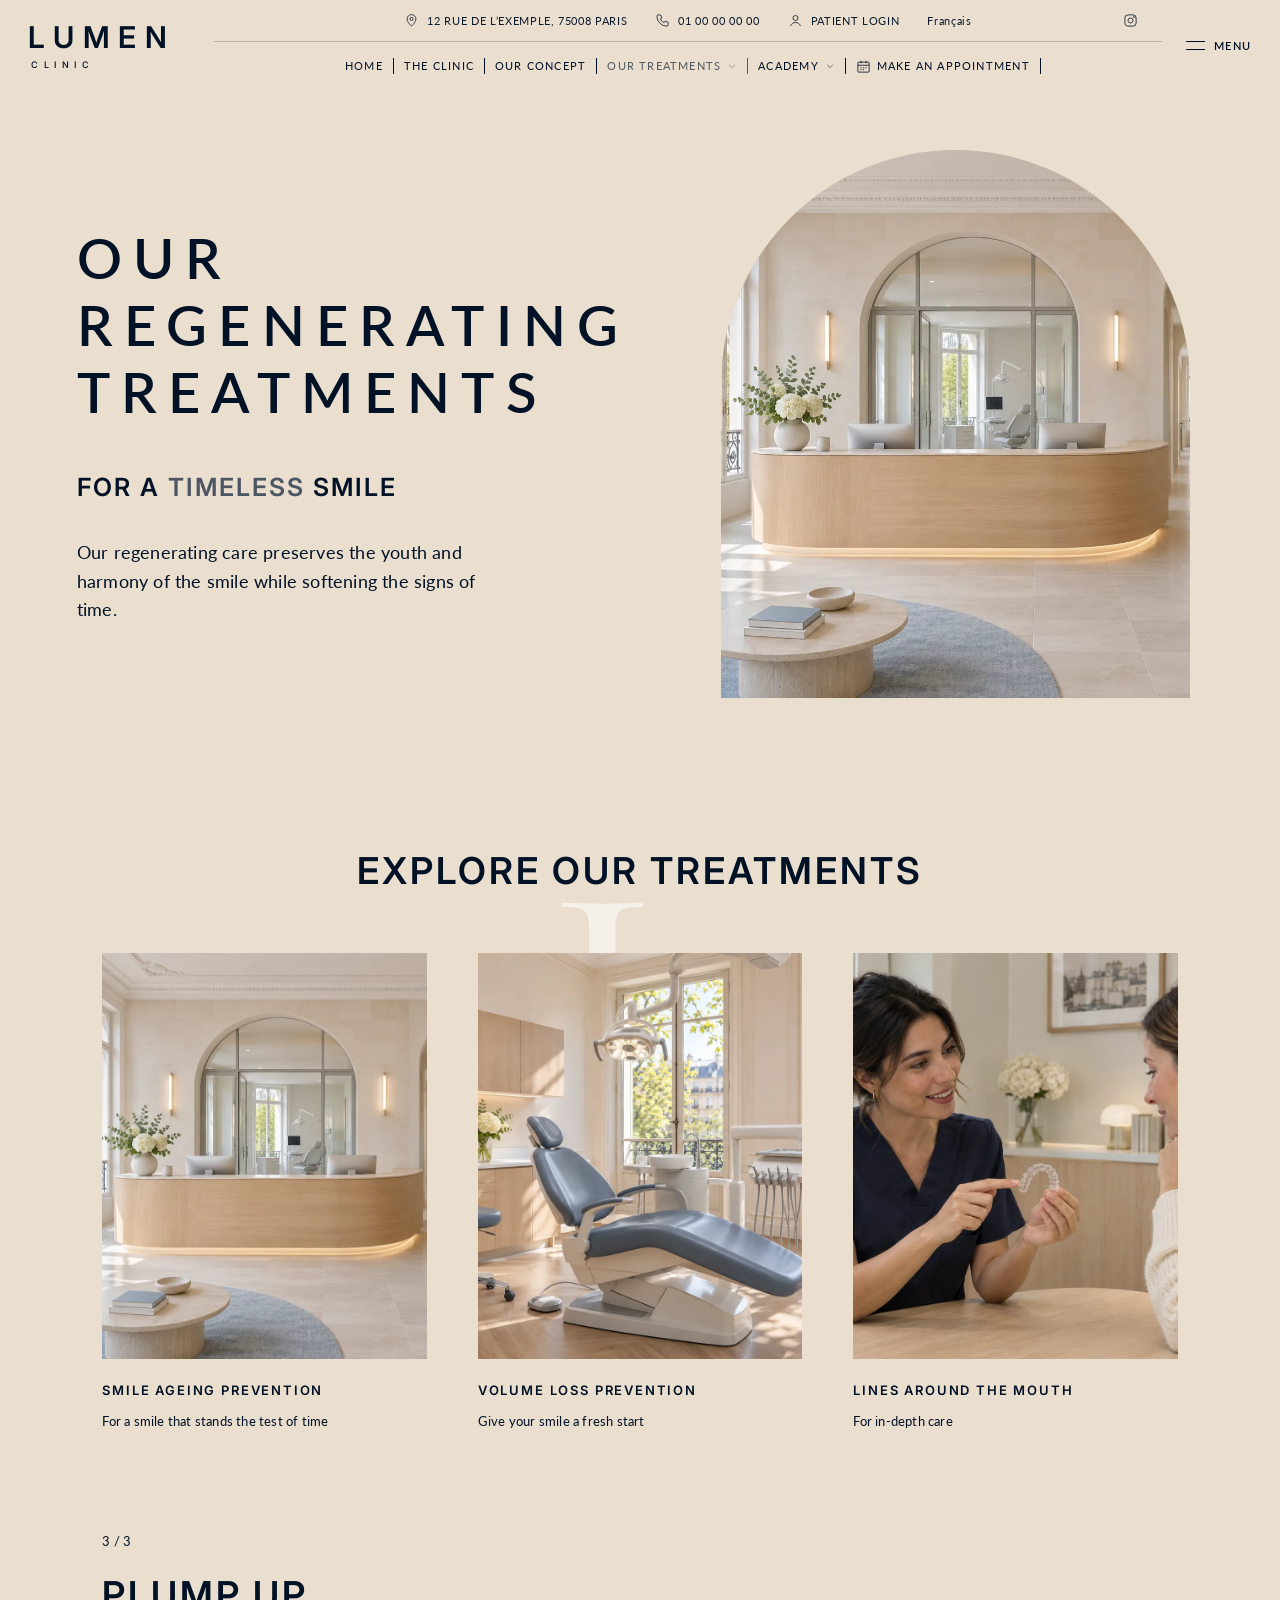
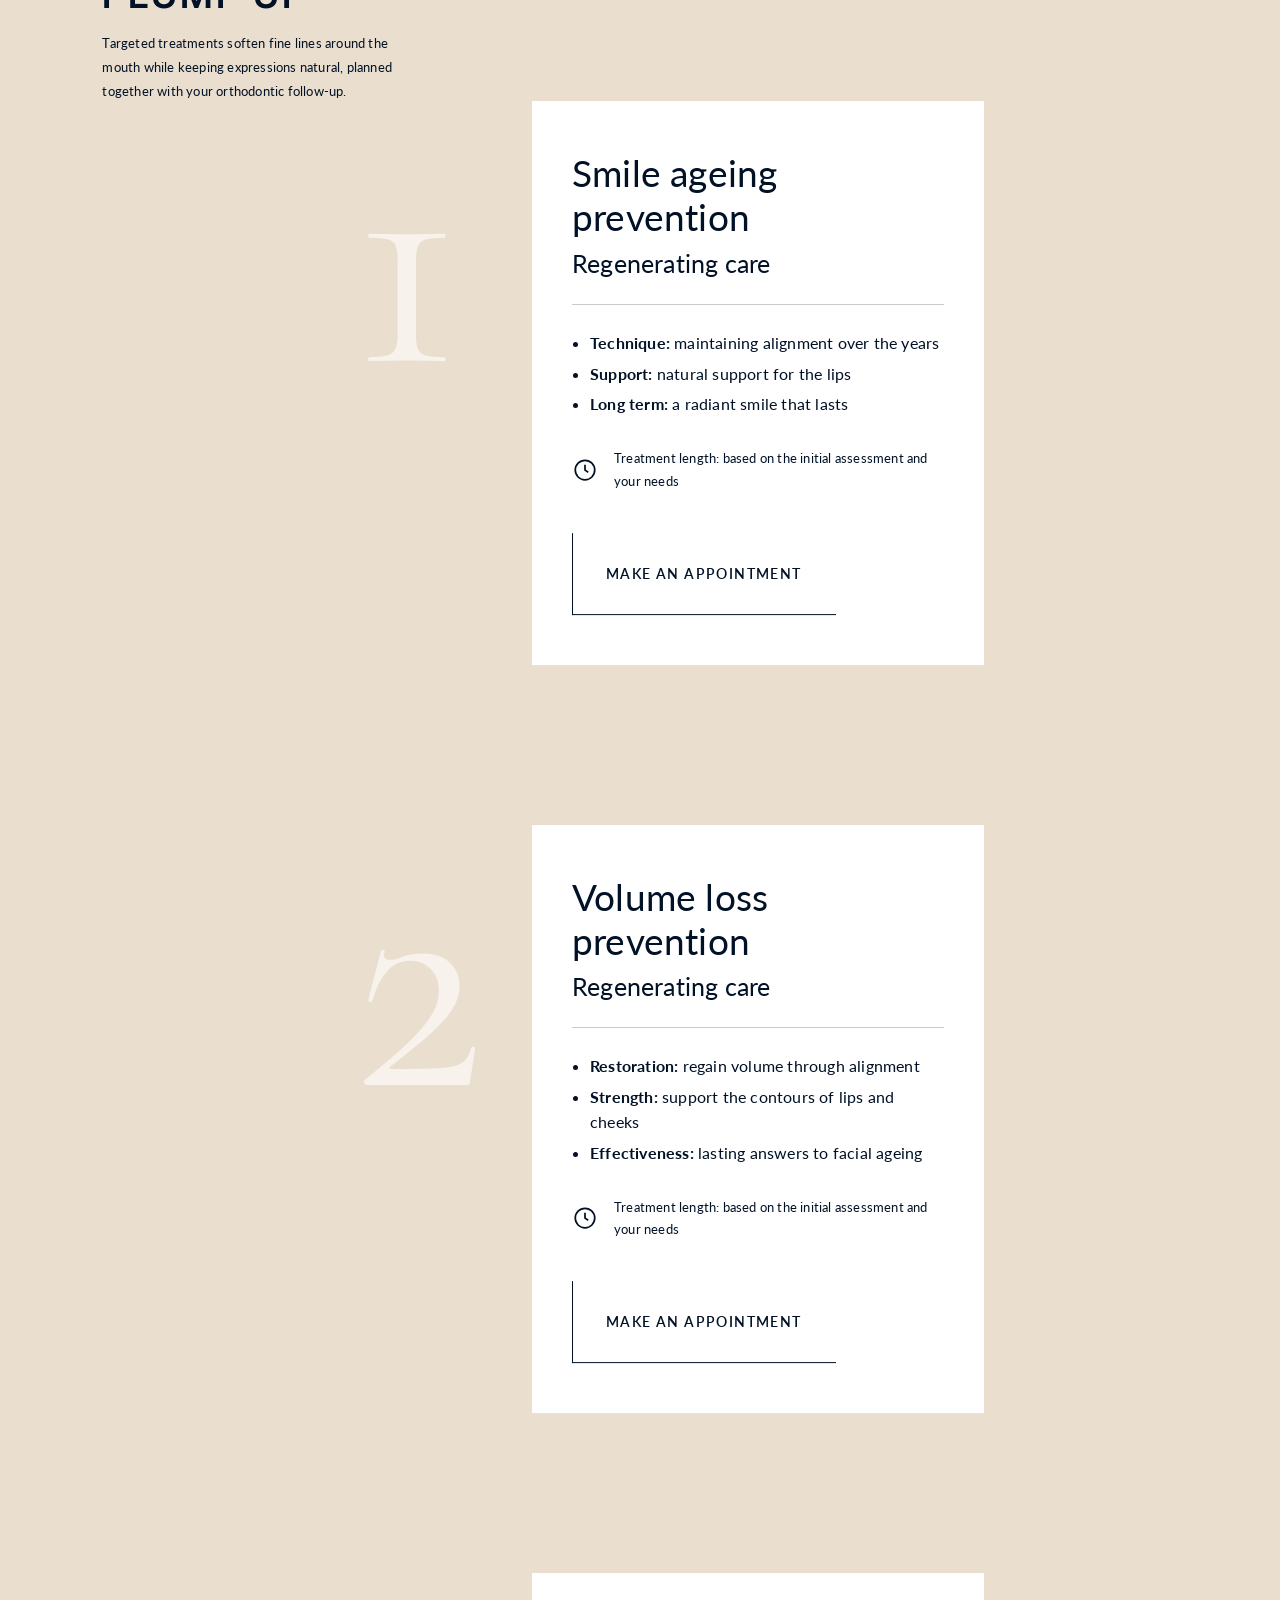
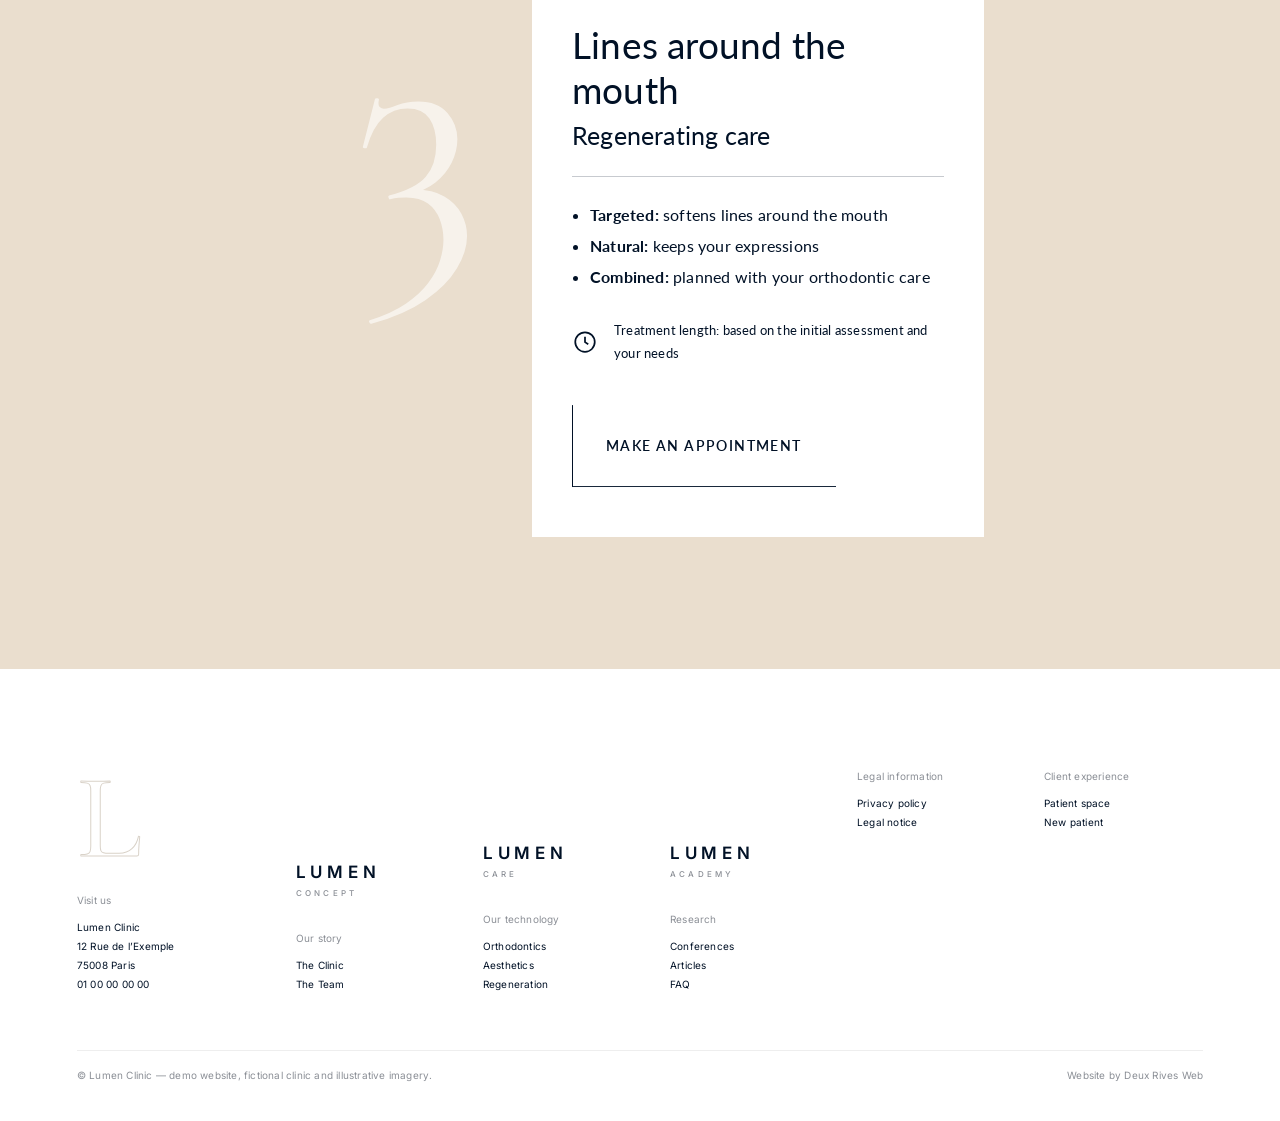
<file: regenerating/index.html>
<!DOCTYPE html>
<html lang="en">
<head>
<meta charset="utf-8">
<meta name="viewport" content="width=device-width, initial-scale=1">
<title>Regenerating — Lumen Clinic</title>
<meta name="description" content="Preventive care for a smile that ages well.">
<link rel="preconnect" href="https://fonts.googleapis.com"><link rel="preconnect" href="https://fonts.gstatic.com" crossorigin>
<link href="https://fonts.googleapis.com/css2?family=Cormorant+Garamond:wght@500&family=Inter:wght@400;500;600&family=Lato:wght@400;600;700&display=swap" rel="stylesheet">
<link rel="stylesheet" href="../assets/style.css">
<noscript><style>.page-trans{display:none}[data-anim],.reveal{opacity:1!important;transform:none!important}</style></noscript>
</head>
<body>
<div class="page-trans" aria-hidden="true"></div>

<a class="sr-only" href="#main">Skip to content</a>
<header class="site-header dark-text">
  <div class="inner">
    <a class="logo" href="../" aria-label="Lumen Clinic — home"><span class="w1">LUMEN</span><span class="w2">CLINIC</span></a>
    <div class="right">
      <div class="topbar">
        <a href="#"><svg viewBox="0 0 24 24"><path d="M12 21s-7-6.2-7-11.5A7 7 0 0 1 19 9.5C19 14.8 12 21 12 21z"/><circle cx="12" cy="9.5" r="2.5"/></svg>12 Rue de l’Exemple, 75008 Paris</a>
        <a href="#"><svg viewBox="0 0 24 24"><path d="M5 3h4l2 5-2.5 1.5a11 11 0 0 0 6 6L16 13l5 2v4a2 2 0 0 1-2 2A16 16 0 0 1 3 5a2 2 0 0 1 2-2z"/></svg>01 00 00 00 00</a>
        <a href="#"><svg viewBox="0 0 24 24"><circle cx="12" cy="8" r="4"/><path d="M4 21c1.5-4 4.5-6 8-6s6.5 2 8 6"/></svg>Patient login</a>
        <a class="lang" href="#">Français</a>
        <a class="ig" href="#" aria-label="Instagram"><svg viewBox="0 0 24 24"><rect x="3" y="3" width="18" height="18" rx="5"/><circle cx="12" cy="12" r="4"/><circle cx="17.5" cy="6.5" r=".8"/></svg></a>
      </div>
      <nav class="nav" aria-label="Main"><ul><li><a href="../">Home</a></li><li><a href="../the-clinic/">The Clinic</a></li><li><a href="../our-concept/">Our Concept</a></li><li class="current"><a href="../our-treatments/">Our Treatments<svg class="chev" viewBox="0 0 24 24"><path d="M5 9l7 7 7-7"/></svg></a><ul class="sub"><li><a href="../orthodontics/">Orthodontics</a></li><li><a href="../aesthetics/">Aesthetics</a></li><li><a href="../regenerating/">Regenerating</a></li></ul></li><li><a href="../academy/">Academy<svg class="chev" viewBox="0 0 24 24"><path d="M5 9l7 7 7-7"/></svg></a><ul class="sub"><li><a href="../academy/#research">Research</a></li><li><a href="../academy/#publications">Publications</a></li><li><a href="../academy/#journal">Journal</a></li><li><a href="../academy/#faq">FAQ</a></li></ul></li><li><a href="#" data-book><svg viewBox="0 0 24 24"><rect x="3" y="5" width="18" height="16" rx="1"/><path d="M3 10h18M8 3v4M16 3v4M7 14h2M11 14h2M15 14h2M7 17h2M11 17h2"/></svg>Make an appointment</a></li></ul></nav>
    </div>
    <button class="menu-toggle" type="button" aria-controls="clinic-menu" aria-expanded="false"><span class="menu-lines" aria-hidden="true"></span>Menu</button>
  </div>
</header>
<div class="scrim" aria-hidden="true"></div>
<aside class="side" id="clinic-menu" role="dialog" aria-modal="true" aria-label="Navigation menu" aria-hidden="true" inert><button class="close" type="button" aria-label="Close menu">×</button><nav aria-label="Main navigation"><div class="side-group"><a href="../">Home</a></div><div class="side-group"><a href="../the-clinic/">The Clinic</a></div><div class="side-group"><a href="../our-concept/">Our Concept</a></div><div class="side-group"><a href="../our-treatments/" aria-current="page">Our Treatments</a><div class="subl"><a href="../orthodontics/">Orthodontics</a><a href="../aesthetics/">Aesthetics</a><a href="../regenerating/">Regenerating</a></div></div><div class="side-group"><a href="../academy/">Academy</a><div class="subl"><a href="../academy/#research">Research</a><a href="../academy/#publications">Publications</a><a href="../academy/#journal">Journal</a><a href="../academy/#faq">FAQ</a></div></div><div class="side-group"><a href="#" data-book>Make an appointment</a></div></nav></aside>
<main id="main">

<section class="d-hero">
  <div><h1 class="t-hero d-title">Our regenerating<br>treatments</h1><h5 class="t-md rw-title">For a <span class="rw" data-rotation="2500" data-delay="300"><span class="rw-w">timeless</span><span class="rw-w">youthful</span><span class="rw-w">lasting</span></span> smile</h5><h4 data-split>Our regenerating care preserves the youth and harmony of the smile while softening the signs of time.</h4></div>
  <div class="ph noicon v6 arch" style=""><img src="../assets/media/clinic-interior.webp" alt="Light-filled clinic reception with an oak desk" loading="lazy" decoding="async"></div>
</section>
<section class="explore bg-sand"><span class="ghost" aria-hidden="true" data-anim="fade-in-from-bottom" data-delay="600">L</span>
  <h2 class="t-lg center" data-anim="fade-in-from-bottom" data-delay="600">Explore our treatments</h2><div class="cards c3"><a class="card" href="#d0" data-anim="fade-in-from-right" data-delay="0"><div class="imgw"><div class="ph noicon v1" style=""><img src="../assets/media/clinic-interior.webp" alt="Light-filled clinic reception with an oak desk" loading="lazy" decoding="async"></div></div><h5 class="t-sm"><span>Smile ageing prevention</span></h5><p>For a smile that stands the test of time</p></a><a class="card" href="#d1" data-anim="fade-in-from-right" data-delay="100"><div class="imgw"><div class="ph noicon v3" style=""><img src="../assets/media/clinic-treatment.webp" alt="Bright orthodontic treatment suite with a dental chair" loading="lazy" decoding="async"></div></div><h5 class="t-sm"><span>Volume loss prevention</span></h5><p>Give your smile a fresh start</p></a><a class="card" href="#d2" data-anim="fade-in-from-right" data-delay="200"><div class="imgw"><div class="ph noicon v5" style=""><img src="../assets/media/clinic-consultation.webp" alt="Illustration of an orthodontic consultation" loading="lazy" decoding="async"></div></div><h5 class="t-sm"><span>Lines around the mouth</span></h5><p>For in-depth care</p></a></div>
</section>
<section class="detail bg-sand" data-detail>
  <div class="stick"><div class="count">1 / 3</div><h3 class="t-lg">Rejuvenate</h3><p>Keeping the teeth well aligned over time helps preserve a youthful smile. We combine retention and targeted care to protect your result.</p></div>
  <div class="dcards" data-anim="fade-in" data-delay="400"><div data-scrollmove="0.08"><article class="dcard" id="d0" data-word="Rejuvenate" data-text="Keeping the teeth well aligned over time helps preserve a youthful smile. We combine retention and targeted care to protect your result."><span class="num" aria-hidden="true">1</span>
  <h2>Smile ageing prevention</h2><div class="kind">Regenerating care</div><hr><ul><li><b>Technique:</b> maintaining alignment over the years</li><li><b>Support:</b> natural support for the lips</li><li><b>Long term:</b> a radiant smile that lasts</li></ul>
  <div class="dur"><svg viewBox="0 0 24 24"><circle cx="12" cy="12" r="9"/><path d="M12 7v5l3 2"/></svg><span>Treatment length: based on the initial assessment and your needs</span></div>
  <a class="btn" href="#" data-book>Make an appointment</a><div style="height:50px"></div></article><article class="dcard" id="d1" data-word="Balance" data-text="Good dental alignment supports the lips and cheeks. Our treatments help restore lost volume and support the natural contours of the face."><span class="num" aria-hidden="true">2</span>
  <h2>Volume loss prevention</h2><div class="kind">Regenerating care</div><hr><ul><li><b>Restoration:</b> regain volume through alignment</li><li><b>Strength:</b> support the contours of lips and cheeks</li><li><b>Effectiveness:</b> lasting answers to facial ageing</li></ul>
  <div class="dur"><svg viewBox="0 0 24 24"><circle cx="12" cy="12" r="9"/><path d="M12 7v5l3 2"/></svg><span>Treatment length: based on the initial assessment and your needs</span></div>
  <a class="btn" href="#" data-book>Make an appointment</a><div style="height:50px"></div></article><article class="dcard" id="d2" data-word="Plump up" data-text="Targeted treatments soften fine lines around the mouth while keeping expressions natural, planned together with your orthodontic follow-up."><span class="num" aria-hidden="true">3</span>
  <h2>Lines around the mouth</h2><div class="kind">Regenerating care</div><hr><ul><li><b>Targeted:</b> softens lines around the mouth</li><li><b>Natural:</b> keeps your expressions</li><li><b>Combined:</b> planned with your orthodontic care</li></ul>
  <div class="dur"><svg viewBox="0 0 24 24"><circle cx="12" cy="12" r="9"/><path d="M12 7v5l3 2"/></svg><span>Treatment length: based on the initial assessment and your needs</span></div>
  <a class="btn" href="#" data-book>Make an appointment</a><div style="height:50px"></div></article></div></div>
</section>
</main>

<footer class="site-footer">
  <div class="foot-grid" data-anim="fade-in">
    <div><div class="mark ghost">L</div><h6 style="margin-top:28px">Visit us</h6><address>Lumen Clinic<br>12 Rue de l’Exemple<br>75008 Paris<br>01 00 00 00 00</address></div>
    <div><div class="sub-mark"><b>LUMEN</b><i>CONCEPT</i></div><h6>Our story</h6><a href="../the-clinic/">The Clinic</a><a href="../the-clinic/#team">The Team</a></div>
    <div><div class="sub-mark"><b>LUMEN</b><i>CARE</i></div><h6>Our technology</h6><a href="../orthodontics/">Orthodontics</a><a href="../aesthetics/">Aesthetics</a><a href="../regenerating/">Regeneration</a></div>
    <div><div class="sub-mark"><b>LUMEN</b><i>ACADEMY</i></div><h6>Research</h6><a href="../academy/#research">Conferences</a><a href="../academy/#publications">Articles</a><a href="../academy/#faq">FAQ</a></div>
    <div class="foot-legal"><h6>Legal information</h6><a href="#">Privacy policy</a><a href="#">Legal notice</a></div>
    <div class="foot-legal"><h6>Client experience</h6><a href="#">Patient space</a><a href="#" data-book>New patient</a></div>
  </div>
  <div class="foot-bottom"><span>© Lumen Clinic — demo website, fictional clinic and illustrative imagery.</span><span>Website by Deux Rives Web</span></div>
</footer>
<div class="modal" role="dialog" aria-modal="true" aria-label="Book an appointment"><div class="card"><button class="x" type="button" aria-label="Close">×</button>
  <h3>In need of an appointment?</h3><p>Book online in a few clicks, or call the clinic and our team will find a slot with you.</p>
  <div class="btn-row"><a class="btn" href="#">Book online</a><a class="btn r" href="#">Call 01 00 00 00 00</a></div></div></div>
<script src="../assets/main.js"></script>
</body>
</html>
</file>
<file: assets/style.css>
/* Lumen Clinic — demo template. Layout system rebuilt for Deux Rives Web demos. */
:root{
  --navy:#011126;
  --ink:#0a0a0a;
  --cream:#f4ece2;
  --header:#fcf6ef;
  --blush:#fcf6ef;
  --sand:#eadece;
  --stone:#dacfc0;
  --band:#f2eae4;
  --paper:#f8f2ec;
  --white:#ffffff;
  --muted:#8b8f96;
  --line:rgba(1,17,38,.22);
  --serif:"Cormorant Garamond", Georgia, "Times New Roman", serif;
  --sans:"Lato", "Helvetica Neue", Arial, sans-serif;
  --display:"Inter", "Helvetica Neue", Arial, sans-serif;
  --pad:5vw;
}
*{box-sizing:border-box}
/* Scroll fix vs. the reference site: never combine body{overflow:hidden} with html,body{overscroll-behavior:none}.
   That pair makes <body> a scroll container that swallows wheel/trackpad scrolling in Chromium browsers.
   We clip horizontal overflow with 'clip' (no scroll container is created) and leave overscroll-behavior alone. */
html{overflow-x:clip}
body{overflow-x:clip;margin:0;background:var(--cream);color:var(--navy);font:400 14px/1.75 var(--sans);letter-spacing:.2px;-webkit-font-smoothing:antialiased}
img{max-width:100%;display:block}
a{color:inherit;text-decoration:none}
h1,h2,h3,h4,h5,h6,p{margin:0}
p+p{margin-top:1.25em}
.sr-only{position:absolute;width:1px;height:1px;overflow:hidden;clip:rect(0 0 0 0)}

/* ---------- Type ---------- */
.t-hero{font:600 44px/1.25 var(--sans);letter-spacing:.2em;text-transform:uppercase}
.t-xl{font:600 50px/1.11 var(--display);letter-spacing:.1em;text-transform:uppercase}
.t-lg{font:600 37px/1.2 var(--display);letter-spacing:.08em;text-transform:uppercase}
.t-md{font:600 25px/1.3 var(--display);letter-spacing:.08em;text-transform:uppercase}
.t-sm{font:600 13px/1.5 var(--display);letter-spacing:.14em;text-transform:uppercase}
.t-xs{font:600 10px/1.5 var(--display);letter-spacing:.16em;text-transform:uppercase}
.t-lead{font:400 15px/1.85 var(--sans)}
.t-big-num{font:600 92px/1 var(--display);letter-spacing:.04em}
.center{text-align:center}
.muted{color:var(--muted)}
.white{color:#fff}

/* ---------- Buttons (L-shaped outline) ---------- */
.btn{position:relative;display:inline-flex;align-items:center;justify-content:center;min-height:82px;padding:0 34px;font:600 14px/1 var(--sans);letter-spacing:.1em;text-transform:uppercase;color:inherit;background:none;border:0;cursor:pointer;transition:background .3s,color .3s}
.btn::before,.btn::after{content:"";position:absolute;background:currentColor;transition:transform .4s ease}
.btn::after{left:0;right:0;bottom:0;height:1px}
.btn::before{top:0;bottom:0;width:1px;left:0}
.btn.r::before{left:auto;right:0}
.btn:hover{background:rgba(1,17,38,.05)}
.btn.light:hover{background:rgba(255,255,255,.1)}
.btn:hover::after{transform:scaleX(1.06)}
.btn-row{display:flex;gap:24px;flex-wrap:wrap}

/* ---------- Placeholder media ---------- */
.ph{position:relative;overflow:hidden;background:linear-gradient(140deg,#d9ccbb,#b8a690);min-height:120px}
.ph::after{content:"";position:absolute;inset:0;background:url("data:image/svg+xml,%3Csvg xmlns='http://www.w3.org/2000/svg' viewBox='0 0 24 24' fill='none' stroke='white' stroke-width='1.2'%3E%3Crect x='3' y='4' width='18' height='16' rx='1.5'/%3E%3Ccircle cx='9' cy='10' r='2'/%3E%3Cpath d='M21 17l-5.5-5.5L5 20'/%3E%3C/svg%3E") center/40px no-repeat;opacity:.45}
.ph.v1{background:linear-gradient(140deg,#e4d7c6,#c3ae95)}
.ph.v2{background:linear-gradient(140deg,#cfc6bb,#8f857a)}
.ph.v3{background:linear-gradient(160deg,#ebe2d6,#cbb9a2)}
.ph.v4{background:linear-gradient(140deg,#b9ad9f,#6f655c)}
.ph.v5{background:linear-gradient(140deg,#d8d2c9,#a69d92)}
.ph.v6{background:linear-gradient(140deg,#e9dccb,#d0b89b)}
.ph.dark{background:linear-gradient(140deg,#4a4642,#1e1c1a)}
.ph.noicon::after{display:none}
.ph.person::after{background-image:url("data:image/svg+xml,%3Csvg xmlns='http://www.w3.org/2000/svg' viewBox='0 0 24 24' fill='none' stroke='white' stroke-width='1.1'%3E%3Ccircle cx='12' cy='8' r='4'/%3E%3Cpath d='M4 21c1.5-4.5 5-6.5 8-6.5s6.5 2 8 6.5'/%3E%3C/svg%3E");background-size:70px}
.ph img{position:absolute;inset:0;display:block;width:100%;height:100%;object-fit:cover}
/* "video" backgrounds */
.vid{position:absolute;inset:0;overflow:hidden;background:#a9a39b}
.vid::before{content:"";position:absolute;inset:-20%;background:radial-gradient(circle at 30% 40%,rgba(255,255,255,.22),transparent 45%),radial-gradient(circle at 70% 65%,rgba(0,0,0,.18),transparent 50%);animation:drift 18s ease-in-out infinite alternate}
.vid.dark{background:#0a0a0a}
.vid.dark::before{background:radial-gradient(circle at 50% 50%,rgba(255,255,255,.06),transparent 60%)}
.vid.warm{background:linear-gradient(160deg,#c9bba8,#8d7f70)}
.vid.sky{background:linear-gradient(180deg,#a8c3dc 0%,#d9c7b5 70%)}
.vid.lab{background:linear-gradient(160deg,#6d6a66,#2b2927)}
@keyframes drift{from{transform:translate(-3%,-2%) scale(1)}to{transform:translate(3%,2%) scale(1.08)}}
.shade::after{content:"";position:absolute;inset:0;background:rgba(0,0,0,.28)}

.vid.has-photo::before{display:none}
.vid.has-photo img{display:block;width:100%;height:100%;object-fit:cover}
.hero .vid.has-photo::after{content:"";position:absolute;inset:0;background:linear-gradient(180deg,rgba(1,17,38,.63),rgba(1,17,38,.36) 56%,rgba(1,17,38,.60))}
.clinic-preview{margin:clamp(30px,7vw,70px) auto 0;max-width:960px}
.clinic-preview video{display:block;width:100%;aspect-ratio:16/9;background:#011126;object-fit:cover}
.clinic-preview figcaption{margin-top:8px;color:#4a4a4a;font-size:.86rem}

/* ---------- Header ---------- */
.site-header{position:fixed;top:0;left:0;right:0;z-index:50;color:#fff;transition:background .35s,color .35s,box-shadow .35s}
.site-header.dark-text{color:var(--navy)}
.site-header .inner{display:grid;grid-template-columns:170px minmax(0,1fr) auto;align-items:center;gap:16px;padding:0 28px}
.logo{display:flex;flex-direction:column;line-height:.9;justify-self:start;padding:18px 0;transition:padding .35s}
.logo .w1{font:600 30px/1 var(--display);letter-spacing:.28em}
.logo .w2{font:500 9px/1 var(--display);letter-spacing:.62em;margin-top:8px;padding-left:3px}
.topbar{display:flex;align-items:center;justify-content:center;gap:56px;height:42px;font:400 11px/1 var(--sans);letter-spacing:.06em;text-transform:uppercase;border-bottom:1px solid currentColor;border-color:rgba(255,255,255,.35);position:relative}
.dark-text .topbar{border-color:var(--line)}
.topbar a{display:inline-flex;align-items:center;gap:8px;opacity:.95}
.topbar .lang{text-transform:none}
.topbar .ig{position:absolute;right:24px}
.topbar svg,.nav svg{width:15px;height:15px;stroke:currentColor;fill:none;stroke-width:1.3}
.nav{display:flex;justify-content:center;align-items:center;height:48px}
.nav>ul{display:flex;list-style:none;margin:0;padding:0;align-items:center}
.nav>ul>li{position:relative;display:flex;align-items:center}
.nav>ul>li>a{display:flex;align-items:center;gap:6px;padding:0 15px;font:400 11px/16px var(--sans);letter-spacing:.11em;text-transform:uppercase;border-right:1px solid currentColor}
.nav>ul>li>a .chev{width:10px;height:10px}
.nav>ul>li>a:hover,.nav>ul>li.current>a{opacity:.65}
.nav .sub{position:absolute;top:100%;left:0;min-width:200px;padding:14px 0;margin:0;list-style:none;background:var(--header);color:var(--navy);opacity:0;visibility:hidden;transform:translateY(6px);transition:.25s;box-shadow:0 12px 30px rgba(1,17,38,.08)}
.nav li:hover>.sub,.nav li:focus-within>.sub{opacity:1;visibility:visible;transform:none}
.nav .sub a{display:block;padding:8px 22px;font:400 11px/1.4 var(--sans);letter-spacing:.11em;text-transform:uppercase}
.nav .sub a:hover{background:var(--cream)}
.menu-toggle{display:inline-flex;align-items:center;gap:9px;background:none;border:0;color:inherit;padding:12px 0 12px 8px;font:600 11px var(--sans);letter-spacing:.14em;text-transform:uppercase;cursor:pointer;justify-self:end}
.menu-lines{display:inline-block;width:19px;height:9px;border-block:1px solid currentColor}
.site-header.scrolled{background:var(--header);color:var(--navy);box-shadow:0 1px 0 rgba(1,17,38,.06)}
.site-header.scrolled .topbar{height:0;overflow:hidden;border:0}
.site-header.scrolled .logo{padding:8px 0}
.site-header.scrolled .logo .w1{font-size:18px}
.site-header.scrolled .logo .w2{font-size:6px;margin-top:5px}
.site-header.scrolled .nav{height:44px}

/* Off-canvas navigation */
html.menu-open{overflow:hidden}
.side{position:fixed;inset:0 0 0 auto;width:min(440px,100%);padding:82px clamp(26px,6vw,48px) 36px;background:var(--navy);color:#fff;z-index:80;overflow:auto;overscroll-behavior:contain;visibility:hidden;transform:translateX(100%);transition:transform .48s cubic-bezier(.22,1,.36,1),visibility 0s .48s}
.side.open{visibility:visible;transform:none;transition-delay:0s}
.side-group{opacity:0;transform:translateX(16px);transition:opacity .22s,transform .3s cubic-bezier(.22,1,.36,1)}
.side.open .side-group{opacity:1;transform:none;transition-delay:var(--menu-delay,80ms)}
.side-group:nth-child(2){--menu-delay:120ms}
.side-group:nth-child(3){--menu-delay:160ms}
.side-group:nth-child(4){--menu-delay:200ms}
.side-group:nth-child(5){--menu-delay:240ms}
.side-group:nth-child(6){--menu-delay:280ms}
.side a{display:block;padding:10px 0;font:600 15px var(--display);letter-spacing:.14em;text-transform:uppercase}
.side a[aria-current="page"]{text-decoration:underline;text-underline-offset:.32em}
.side .subl a{font:400 12px var(--sans);padding:6px 0 6px 18px;opacity:.75}
.side .close{position:absolute;top:24px;right:28px;background:none;border:0;color:#fff;font-size:30px;padding:5px 10px;cursor:pointer}
.side :focus-visible,.menu-toggle:focus-visible{outline:2px solid currentColor;outline-offset:4px}
.scrim{position:fixed;inset:0;background:rgba(1,17,38,.42);z-index:70;opacity:0;visibility:hidden;transition:opacity .32s,visibility 0s .32s}
.scrim.open{opacity:1;visibility:visible;transition-delay:0s}
@media (max-width:1280px) and (min-width:1101px){
  .topbar{gap:28px}
  .nav>ul>li>a{padding-inline:10px}
}

/* ---------- Generic layout ---------- */
.sec{position:relative;padding:75px var(--pad)}
.wrap{max-width:1180px;margin:0 auto}
.bg-cream{background:var(--cream)}.bg-blush{background:var(--blush)}.bg-white{background:#fff}.bg-band{background:var(--band)}.bg-sand{background:var(--sand)}.bg-paper{background:var(--paper)}
.bg-fade{background:linear-gradient(180deg,#fff 0%,var(--cream) 100%)}
.grid{display:grid;gap:40px}

/* ---------- Heroes ---------- */
.hero{position:relative;min-height:max(100vh,632px);display:flex;flex-direction:column;justify-content:center;color:#fff;overflow:hidden}
.hero .content{position:relative;z-index:2}
.hero-split{display:grid;grid-template-columns:1fr 1fr;align-items:center;padding:0 3vw}
.hero-split h1:first-child{justify-self:center}
.hero-split h1:last-child{justify-self:center}
.hero-actions{position:absolute;left:0;right:0;bottom:6vh;display:flex;justify-content:space-between;padding:0 6vw;z-index:2}
.hero-center{text-align:center;padding:0 12vw}
.hero-center p{max-width:620px;margin:40px auto 0}

/* Home: intro with monogram + rotating word */
.intro{display:grid;grid-template-columns:47% 34%;justify-content:space-between;align-items:center;padding:20px 8vw 75px 3vw}
.monogram{font:500 300px/0.8 var(--serif);color:var(--navy);text-align:center;letter-spacing:-.04em;user-select:none}
.monogram small{font-size:.42em;vertical-align:.95em;margin-right:.04em}
.intro .copy{text-align:center}
.intro .copy h4{font:400 15px/1.85 var(--sans);margin-bottom:38px}

/* Home: the clinic split */
.clinic-split{display:grid;grid-template-columns:47% 1fr;background:var(--paper);min-height:508px}
.clinic-split .ph{margin-left:3vw;min-height:508px}
.clinic-split .txt{display:flex;flex-direction:column;align-items:center;justify-content:center;text-align:center;padding:40px 12%}
.clinic-split .txt h4{font:400 15px/1.85 var(--sans);margin:22px 0 32px}

/* Home: treatment hover-lists */
.treat{display:grid;grid-template-columns:1fr 1fr;gap:3vw;align-items:center;padding:60px 6vw}
.treat .list{margin-top:60px}
.treat .list a{display:block;padding:18px 0 16px;font:400 18px/1.4 var(--sans);border-bottom:1px solid var(--line);transition:padding .3s,color .3s}
.treat .list a:hover{padding-left:14px}
.treat .media{position:relative;aspect-ratio:2/1.5;max-height:520px}
.treat .media .ph{position:absolute;inset:0;opacity:0;transition:opacity .5s}
.treat .media .ph.on{opacity:1}
.treat.flip .txt{order:2}
.treat .media.round .ph{-webkit-mask:radial-gradient(circle at 50% 42%,#000 58%,rgba(0,0,0,.92) 59%)}
.rule{height:1px;background:var(--navy);margin:0 6vw;opacity:.85}

/* Home: quote block */
.quote-sec{display:grid;grid-template-columns:50% 1fr;gap:6vw;align-items:center;padding:75px 5vw 75px 0}
.quote-sec .ph{min-height:705px}
.quote-sec blockquote{margin:0 0 30px;font:400 15px/1.85 var(--sans)}
.quote-sec .who{text-align:center;margin-bottom:60px}
.quote-sec .who .t-xs{opacity:.8;display:block;margin-top:4px}
.quote-sec h3{font:400 18px var(--sans);text-transform:uppercase;letter-spacing:.06em;margin-bottom:26px}
.btn-grid{display:grid;grid-template-columns:1fr 1fr;gap:24px 32px}
.btn-grid .btn{min-height:70px;width:100%}

/* Video band */
.band-video{position:relative;height:max(100vh,632px);display:flex;align-items:center;justify-content:center;color:#fff}
.band-video .btn{font:400 60px/1 var(--sans);letter-spacing:.02em;min-height:150px;padding:0 60px;z-index:2}

/* CTA row */
.cta-row{display:grid;grid-template-columns:47% 25% 25%;align-items:center;padding:63px 3vw 126px}
.cta-row p{font:400 15px/1.85 var(--sans);padding-right:4vw}
.cta-row .btn{justify-self:center;min-width:220px}

/* CTA band (inner pages) */
.cta-band{display:grid;grid-template-columns:1fr 1fr;align-items:center;padding:75px 8vw;background:var(--band)}
.cta-band .btn-row{justify-content:flex-end}

/* ---------- Footer ---------- */
.site-footer{background:#fff;padding:101px 6vw 40px}
.foot-grid{display:grid;grid-template-columns:1.2fr repeat(3,1fr) 1fr 1fr;gap:28px;align-items:end}
.foot-grid .mark{font:500 120px/.8 var(--serif);letter-spacing:-.04em}
.foot-grid .mark.ghost{color:transparent;-webkit-text-stroke:1px #d9d2c8}
.sub-mark{display:flex;flex-direction:column;line-height:1;margin-bottom:34px}
.sub-mark b{font:600 17px var(--display);letter-spacing:.28em}
.sub-mark i{font:500 8px var(--display);font-style:normal;letter-spacing:.4em;margin-top:6px;color:var(--muted)}
.foot-grid h6{font:400 10px var(--display);color:var(--muted);margin-bottom:12px}
.foot-grid a,.foot-grid address{display:block;font:400 10px/1.9 var(--display);font-style:normal}
.foot-grid a:hover{text-decoration:underline}
.foot-legal{align-self:start}
.foot-bottom{display:flex;justify-content:space-between;margin-top:56px;padding-top:18px;border-top:1px solid #eee;font:400 10px var(--display);color:var(--muted)}

/* ---------- Booking modal ---------- */
.modal{position:fixed;inset:0;z-index:90;display:grid;place-items:center;background:rgba(1,17,38,.45);opacity:0;visibility:hidden;transition:.3s}
.modal.open{opacity:1;visibility:visible}
.modal .card{background:var(--header);color:var(--navy);padding:56px 60px 48px;width:min(520px,92vw);text-align:center;position:relative}
.modal h3{font:600 22px var(--display);letter-spacing:.1em;text-transform:uppercase;margin-bottom:14px}
.modal p{margin-bottom:30px}
.modal .btn-row{justify-content:center}
.modal .x{position:absolute;top:14px;right:18px;background:none;border:0;font-size:26px;cursor:pointer;color:var(--navy)}

/* ---------- The Clinic page ---------- */
.two-col{display:grid;grid-template-columns:1fr 1fr;gap:5vw;align-items:start}
.cards5{display:grid;grid-template-columns:repeat(5,1fr);gap:20px;margin-top:60px}
.room{position:relative;height:350px;border-radius:4px;overflow:hidden;color:#fff;display:flex;flex-direction:column;justify-content:flex-end;padding:24px}
.room .ph{position:absolute;inset:0}
.room::before{content:"";position:absolute;inset:0;background:linear-gradient(180deg,rgba(0,0,0,0) 35%,rgba(0,0,0,.6));z-index:1}
.room svg{position:relative;z-index:2;width:26px;height:26px;stroke:#fff;fill:none;stroke-width:1.2;margin-bottom:14px}
.room span{position:relative;z-index:2}
.tech{display:grid;grid-template-columns:40% 50%;gap:10%;align-items:center;padding:20px 5vw 75px}
.tech h2{margin-bottom:26px}
.tech p b{font-weight:700}
.story{display:grid;grid-template-columns:50% 40%;gap:5%;align-items:center;background:#fff}
.story .ph{min-height:479px}
.story h2{margin-bottom:22px}
.team{display:grid;grid-template-columns:36% 46%;gap:5%;padding:75px 6vw}
.team .people{display:grid;grid-template-columns:1fr 1fr;gap:40px 30px}
.team .ph{height:220px;background:linear-gradient(180deg,var(--cream),#e3d6c5)}
.team h4{font:400 17px var(--sans);margin-top:14px}
.team .role{font-size:13px}
.counters{display:grid;grid-template-columns:1fr 1fr;align-items:center;padding:75px 6vw}
.counter{text-align:center;margin:10px 0 34px}
.counter sup{font:600 30px var(--display);vertical-align:2.2em;margin-left:4px}
.counter .cap{font:400 13px var(--sans);text-transform:uppercase;letter-spacing:.06em;margin-top:12px}
.counters .visit{text-align:center}
.counters .visit .btn-row{justify-content:center;margin-top:40px}
.map{position:relative;margin:0 8vw 80px;height:524px;background-color:#e9e7e3;background-image:linear-gradient(#fff 2px,transparent 2px),linear-gradient(90deg,#fff 2px,transparent 2px),linear-gradient(rgba(0,0,0,.04) 1px,transparent 1px),linear-gradient(90deg,rgba(0,0,0,.04) 1px,transparent 1px);background-size:120px 90px,150px 110px,30px 30px,30px 30px;overflow:hidden}
.map .pin{position:absolute;left:49%;top:46%;width:16px;height:16px;border-radius:50%;background:var(--navy);box-shadow:0 0 0 6px rgba(1,17,38,.15)}
.map .info{position:absolute;left:5%;top:9%;width:420px;background:var(--navy);color:#fff;padding:36px 40px}
.map .info h5{margin:20px 0 6px}.map .info h5:first-child{margin-top:0}

/* ---------- Concept page ---------- */
.narrow{max-width:59%}
.diag .text{max-width:60%;margin-left:9vw}
.video-box{position:relative;margin:70px 9vw 0;aspect-ratio:16/9;max-height:680px}
.video-box .play{position:absolute;left:50%;top:50%;width:84px;height:84px;margin:-42px;border:1px solid #fff;border-radius:50%;display:grid;place-items:center;z-index:2;cursor:pointer;background:rgba(255,255,255,.08)}
.video-box .play::before{content:"";border-left:18px solid #fff;border-top:11px solid transparent;border-bottom:11px solid transparent;margin-left:5px}
.steps{display:grid;grid-template-columns:22% 30% 22%;gap:4%;margin:70px 0 0 9vw}
.steps .tabs{position:sticky;top:120px;align-self:start;border-left:1px solid var(--line);padding-left:24px}
.steps .tab{display:block;margin-bottom:36px;color:#a9a9a9;transition:color .4s}
.steps .tab.on{color:var(--navy)}
.steps .tab h4{font:600 20px var(--display);letter-spacing:.08em;text-transform:uppercase}
.steps .tab p{font-size:13px;margin-top:6px;color:inherit;opacity:.8}
.step-body{min-height:520px;padding-top:4px}
.step-body .btn{margin-top:40px}
.step-media{display:flex;flex-direction:column;gap:120px}
.step-media .ph{height:388px}

/* ---------- Treatments overview ---------- */
.commit{display:grid;grid-template-columns:repeat(3,1fr);gap:6vw;padding:50px 0 0}
.commit h5{margin-bottom:24px}
.commit p{max-width:250px;font-size:13px}
.tlist{display:grid;grid-template-columns:24% 44% 20%;gap:4%;margin-top:50px}
.tlist .nav-side{position:sticky;top:130px;align-self:start;border-left:1px solid var(--line);padding-left:24px}
.tlist .nav-side a{display:block;font:600 17px var(--display);letter-spacing:.12em;text-transform:uppercase;color:#a6a6a6;margin-bottom:28px;transition:color .3s}
.tlist .nav-side a.on{color:var(--navy)}
.tblock{min-height:640px;padding-bottom:80px}
.tblock h3{margin-bottom:24px}
.tblock h6{margin:24px 0 6px}
.tblock .btn{margin-top:30px}
.timg .ph{height:384px;margin-bottom:256px}
.feedback-head{display:grid;grid-template-columns:1fr 1fr;align-items:center;padding:75px 8vw 0}
.feedback-head .btn-row{justify-content:flex-end}
.carousel{position:relative;overflow:hidden;padding:60px 0 100px}
.carousel .track{display:flex;gap:4vw;transition:transform .6s cubic-bezier(.2,.7,.2,1)}
.review{flex:0 0 38vw;opacity:.35;transition:opacity .5s;text-align:center}
.review.on{opacity:1}
.review .bubble{position:relative;display:flex;gap:22px;text-align:left;background:var(--header);border-radius:12px;padding:30px 36px;font:700 12px/1.7 var(--sans);box-shadow:0 18px 40px rgba(1,17,38,.08)}
.review .bubble::after{content:"";position:absolute;left:50%;bottom:-10px;margin-left:-10px;border:10px solid transparent;border-bottom:0;border-top-color:var(--header)}
.review:not(.on) .bubble{background:none;box-shadow:none;font-weight:400}
.review:not(.on) .bubble::after{display:none}
.review .q{font:700 70px/0.8 Georgia,serif;color:#b9b2a8}
.review .name{display:block;margin-top:34px;font:600 12px var(--display);letter-spacing:.14em;text-transform:uppercase}
.review .note{display:block;font:400 10px var(--sans);color:var(--muted);margin-top:4px}
.car-nav{display:flex;justify-content:center;gap:14px;margin-top:30px}
.car-nav button{width:44px;height:44px;border-radius:50%;border:0;background:#fff;box-shadow:0 6px 18px rgba(1,17,38,.12);cursor:pointer;font-size:18px;color:var(--navy)}

/* ---------- Treatment detail pages ---------- */
.d-hero{display:grid;grid-template-columns:44% 44%;justify-content:space-between;align-items:center;padding:150px 6vw 101px;background:var(--sand);min-height:636px}
.d-hero h1{font:600 56px/1.2 var(--sans);letter-spacing:.2em;text-transform:uppercase;margin-bottom:46px}
.d-hero h5{margin-bottom:34px}
.typed{color:#4b5563;border-right:2px solid currentColor;padding-right:2px;animation:caret 1s steps(1) infinite}
@keyframes caret{50%{border-color:transparent}}
.d-hero h4{font:400 18px/1.6 var(--sans);max-width:420px}
.arch{border-radius:999px 999px 0 0;height:548px;width:100%;max-width:469px;justify-self:center}
.explore{position:relative;padding:50px 8vw 75px;overflow:hidden}
.explore .ghost{position:absolute;left:50%;top:40px;transform:translateX(-50%);font:500 330px/1 var(--serif);color:rgba(255,255,255,.55);z-index:0;pointer-events:none}
.explore h2{position:relative;margin-bottom:60px}
.cards{position:relative;display:grid;gap:4vw}
.cards.c4{grid-template-columns:repeat(4,1fr)}
.cards.c3{grid-template-columns:repeat(3,1fr)}
.card .ph{aspect-ratio:4/5}
.card h5{margin:22px 0 10px}
.card p{font-size:13px}
.detail{display:grid;grid-template-columns:30% 42%;gap:10%;padding:25px 8vw 300px;position:relative}
.detail .stick{position:sticky;top:160px;align-self:start}
.detail .stick .count{font:400 13px var(--sans);margin-bottom:24px}
.detail .stick h3{margin-bottom:14px;transition:opacity .3s}
.detail .stick p{font-size:13px;line-height:1.85;transition:opacity .3s}
.dcards>div{display:flex;flex-direction:column;gap:160px}
.dcard{position:relative;background:#fff;padding:50px 40px 0}
.dcard .num{position:absolute;left:-180px;top:-10px;font:400 330px/1 var(--serif);color:rgba(255,255,255,.6);z-index:-1}
.dcard h2{font:400 37px/1.2 var(--sans)}
.dcard .kind{font:400 25px var(--sans);margin:8px 0 26px}
.dcard hr{border:0;border-top:1px solid var(--line);margin:0 0 26px}
.dcard ul{margin:0;padding-left:18px;font-size:16px;line-height:1.55}
.dcard li{margin-bottom:6px}
.dcard .dur{display:flex;gap:16px;align-items:center;font-size:13px;margin:30px 0 40px}
.dcard .dur svg{width:26px;height:26px;flex:none;stroke:var(--navy);fill:none;stroke-width:1.6}

/* ---------- Academy ---------- */
.features{display:grid;grid-template-columns:repeat(3,1fr);gap:4vw;padding:90px 8vw;text-align:center}
.features .ico{width:100px;height:100px;border:1px solid #d8cbb8;border-radius:50%;display:grid;place-items:center;margin:0 auto 34px}
.features .ico svg{width:34px;height:34px;stroke:#b8a68e;fill:none;stroke-width:1.2}
.features p{color:var(--muted);font-size:13px;max-width:290px;margin:12px auto 0}
.split-img{display:grid;grid-template-columns:50% 50%;min-height:569px}
.split-img .txt{padding:75px 8% 60px 14%}
.split-img .txt h2{margin-bottom:22px}
.split-img .txt .lead{font:400 15px/1.85 var(--sans)}
.split-img .meta{display:grid;grid-template-columns:1fr 1fr;gap:30px;margin-top:36px;font-size:13px}
.split-img .meta b{display:block;margin-bottom:22px}
.split-img .meta ul{margin:10px 0 0;padding-left:18px}
.split-img .ph{min-height:569px}
.split-img.alt{background:var(--cream)}
.split-img.alt .txt{padding:75px 10% 60px 8%}
.logo-box{display:inline-flex;align-items:center;justify-content:center;background:#fff;width:173px;height:55px;margin:22px 0 10px;font:600 13px var(--display);letter-spacing:.06em;color:var(--muted)}
.faq{display:grid;grid-template-columns:33% 50%;gap:7%;padding:120px 6vw}
.faq .head{position:sticky;top:140px;align-self:start}
.faq .head p{margin-top:120px;font-size:13px}
.acc{border-top:1px solid #eee}
.acc details{border-bottom:1px solid #eee}
.acc summary{list-style:none;display:flex;justify-content:space-between;gap:30px;align-items:center;padding:34px 40px 34px 40px;cursor:pointer;font:600 13px/1.6 var(--display);letter-spacing:.12em;text-transform:uppercase}
.acc summary::-webkit-details-marker{display:none}
.acc summary i{flex:none;width:24px;height:24px;border:1.4px solid var(--navy);border-radius:50%;position:relative}
.acc summary i::before,.acc summary i::after{content:"";position:absolute;left:5px;right:5px;top:50%;height:1.4px;margin-top:-.7px;background:var(--navy);transition:transform .3s}
.acc summary i::after{transform:rotate(90deg)}
.acc details[open] summary i::after{transform:rotate(0)}
.acc .ans{padding:0 40px 34px;font-size:14px}

/* ---------- Responsive ---------- */
@media (max-width:1100px){
  .site-header .right{display:none}
  .site-header .inner{grid-template-columns:1fr auto;padding:0 22px}
  .t-hero{font-size:30px}
  .t-xl{font-size:36px}
  .t-lg{font-size:28px}
}
@media (max-width:860px){
  :root{--pad:6vw}
  .hero-split,.intro,.clinic-split,.treat,.quote-sec,.cta-row,.cta-band,.two-col,.tech,.story,.team,.counters,.d-hero,.detail,.split-img,.faq,.feedback-head,.tlist,.steps{grid-template-columns:1fr}
  .hero-split{gap:18px;text-align:center}
  .hero-actions{position:static;justify-content:center;gap:16px;margin-top:40px}
  .monogram{font-size:180px}
  .treat.flip .txt{order:0}
  .quote-sec{padding:40px 6vw}.quote-sec .ph{min-height:360px}
  .cta-row{gap:20px;padding:40px 6vw 80px}.cta-row p{padding:0}
  .cta-band .btn-row,.feedback-head .btn-row{justify-content:flex-start;margin-top:30px}
  .cards5{grid-template-columns:1fr 1fr}
  .cards.c4,.cards.c3,.commit,.features{grid-template-columns:1fr 1fr}
  .story .ph{min-height:300px}.story .txt{padding:40px 6vw}
  .map .info{position:relative;left:0;top:0;width:auto}
  .map{height:auto;margin:0 6vw 60px}
  .d-hero{padding-top:120px;gap:40px}.d-hero h1{font-size:34px}
  .detail .stick,.steps .tabs,.tlist .nav-side,.faq .head{position:static}
  .dcard .num{display:none}
  .split-img .txt,.split-img.alt .txt{padding:50px 6vw}
  .split-img .ph{min-height:320px}
  .foot-grid{grid-template-columns:1fr 1fr}
  .review{flex-basis:80vw}
  .narrow,.diag .text{max-width:none;margin-left:0}
  .steps{margin-left:0}.step-media{display:none}
  .timg{display:none}
  .band-video .btn{font-size:34px;min-height:110px}
  .btn{min-height:64px}
}
@media (max-width:520px){
  .cards5,.cards.c4,.cards.c3,.commit,.features,.btn-grid{grid-template-columns:1fr}
}
@media (max-width:1100px){ .site-header .right{display:none} }
.detail,.explore{isolation:isolate}
.btn{white-space:nowrap}
@media (max-width:860px){ .btn{padding:0 22px} .band-video .btn{padding:0 26px;font-size:30px} }

/* =================== Animations (matched to the reference) =================== */
/* Page transition — centre mask reveal */
.page-trans{position:fixed;inset:0;z-index:999;pointer-events:none;overflow:hidden}
.page-trans::before{content:"";position:absolute;left:50%;top:50%;width:0;height:0;border-radius:50%;transform:translate(-50%,-50%);box-shadow:0 0 0 160vmax var(--cream);transition:width 1.1s cubic-bezier(.25,1,.5,1),height 1.1s cubic-bezier(.25,1,.5,1)}
.page-trans.open::before{width:290vmax;height:290vmax}
.page-trans.cover::before{width:0;height:0;transition-duration:.6s;transition-timing-function:cubic-bezier(.7,0,.3,1)}

/* Entrance animations (Salient column/element animations) */
[data-anim]{transition:opacity 1.1s cubic-bezier(.22,.7,.32,1),transform 1.3s cubic-bezier(.22,.7,.32,1)}
[data-anim]:not(.in){opacity:0}
[data-anim="fade-in-from-bottom"]:not(.in){transform:translate3d(0,100px,0)}
[data-anim="fade-in-from-left"]:not(.in){transform:translate3d(-100px,0,0)}
[data-anim="fade-in-from-right"]:not(.in){transform:translate3d(100px,0,0)}
[data-anim="grow-in"]:not(.in){transform:scale(.75)}
.reveal:not(.in):not([data-anim]){opacity:0}

/* Split headings — line reveal by word */
.sw{display:inline-block;overflow:hidden;vertical-align:top;padding-bottom:.08em;margin-bottom:-.08em}
.si{display:inline-block;transform:translate3d(0,108%,0);opacity:0;transition:transform 1.1s cubic-bezier(.25,1,.5,1),opacity 1.1s cubic-bezier(.25,1,.5,1)}
.in .si,.in.si{transform:none;opacity:1}

/* Rotating words (horizontal slide) */
.rw-title{display:block}
.rw{position:relative;display:inline-block;vertical-align:top;height:1.35em;overflow:hidden;transition:width .8s cubic-bezier(.2,1,.3,1)}
.rw-w{position:absolute;left:0;top:0;white-space:nowrap;opacity:0;transform:translate3d(-100%,0,0);transition:transform .8s cubic-bezier(.2,1,.3,1),opacity .8s cubic-bezier(.2,1,.3,1)}
.rw-w.on{opacity:1;transform:none}
.rw-w.out{opacity:0;transform:translate3d(-100%,0,0)}
.rw-w.pre{transition:none;transform:translate3d(-100%,0,0)}
.intro .rw-title{font:600 clamp(26px,2.9vw,39px)/54px var(--sans);letter-spacing:.12em;text-transform:uppercase;margin-bottom:22px;text-align:center}
.intro .rw{height:54px}
.d-hero .rw{color:#4b5563;height:1.3em}

/* Simple slider (The clinic) */
.simple-slider{position:relative;overflow:hidden;cursor:grab;touch-action:pan-y;margin-left:3vw;min-height:508px}
.simple-slider:active{cursor:grabbing}
.ss-track{display:flex;height:100%;position:absolute;inset:0}
.ss-cell{flex:0 0 100%;height:100%}
.ss-cell .ph{height:100%;min-height:0;margin:0}
.clinic-split .simple-slider .ph{margin-left:0}

/* Home treatment rows: list hover swaps the image */
.treat{min-height:90vh}
.treat .media .ph{transition:opacity .6s ease}

/* Image hover zoom (quote block) */
.zoom-wrap{overflow:hidden}
.zoom-wrap .ph{height:100%;transition:transform 1s cubic-bezier(.25,1,.5,1)}
.zoom-wrap:hover .ph{transform:scale(1.13)}
.quote-sec .zoom-wrap{min-height:705px}
.quote-sec .zoom-wrap .ph{min-height:705px}

/* Clip-path background reveal (video band) */
.clip-reveal .vid{clip-path:inset(18% 22% 18% 22%);transition:clip-path 1.6s cubic-bezier(.25,1,.5,1)}
.clip-reveal.clip-in .vid{clip-path:inset(0 0 0 0)}

/* Parallax helpers */
[data-parallax]{will-change:transform}
.vid[data-parallax]{top:-25%;bottom:-25%}
.pwrap{position:relative;overflow:hidden}
.pwrap>.ph{position:absolute;left:0;right:0;top:-12%;bottom:-12%;min-height:0}
[data-scrollmove]{will-change:transform}

/* The Clinic: hover-description cards with long zoom */
.room{transition:transform .5s cubic-bezier(.25,1,.5,1),box-shadow .5s}
.room .ph{transition:transform 1.6s cubic-bezier(.25,1,.5,1)}
.room::before{transition:background .5s}
.room .lbl{position:relative;z-index:2;transition:transform .5s cubic-bezier(.25,1,.5,1)}
.room .desc{display:block;max-height:0;opacity:0;overflow:hidden;font:400 13px/1.5 var(--sans);letter-spacing:0;text-transform:none;margin-top:0;transition:max-height .5s,opacity .5s .1s,margin .5s}
.room:hover{transform:translateY(-6px);box-shadow:0 24px 44px rgba(1,17,38,.22)}
.room:hover .ph{transform:scale(1.1)}
.room:hover::before{background:linear-gradient(180deg,rgba(1,17,38,.1) 10%,rgba(1,17,38,.82))}
.room:hover .desc{max-height:80px;opacity:1;margin-top:12px}

/* Treatment cards: image above text + underline on hover */
.card .imgw{overflow:hidden}
.card .imgw .ph{transition:transform .8s cubic-bezier(.25,1,.5,1)}
.card:hover .imgw .ph{transform:scale(1.06)}
.card h5 span{background:linear-gradient(currentColor,currentColor) 0 100%/0 1px no-repeat;transition:background-size .5s cubic-bezier(.25,1,.5,1);padding-bottom:2px}
.card:hover h5 span{background-size:100% 1px}

/* Scrolling tabs: moving indicator line */
.steps .tabs,.tlist .nav-side{position:sticky}
.tab-line{position:absolute;left:-1px;top:0;width:2px;height:40px;background:var(--navy);transition:transform .5s cubic-bezier(0,0,.34,.96),height .5s cubic-bezier(0,0,.34,.96)}
.steps .tabs{border-left-color:var(--line)}
.steps .tab,.tlist .nav-side a{cursor:pointer}

/* Button hover: solid fill (see-through → filled), 0.45s */
.btn{transition:background-color .45s cubic-bezier(.25,1,.33,1),color .45s cubic-bezier(.25,1,.33,1)}
.btn:hover{background:var(--navy);color:#fff}
.btn.light:hover{background:#fff;color:var(--navy)}
.btn:hover::after{transform:none}

/* FAQ — minimal shadow accordion */
.acc .ans{max-height:0;overflow:hidden;transition:max-height .5s ease;padding:0 40px}
.acc .ans>p{padding-bottom:34px}
.acc details{transition:box-shadow .4s,background .4s}
.acc details.is-open{background:#fff;box-shadow:0 20px 40px rgba(1,17,38,.08)}

/* Map */
.map .map-canvas{position:absolute;inset:0;z-index:0}
.map.has-tiles{background-image:none}
.map .leaflet-tile-pane{filter:grayscale(1) contrast(.95) brightness(1.05)}
.map .info,.map .pin{z-index:500}
.map.has-tiles .pin{display:none}

@media (max-width:860px){
  .simple-slider{margin-left:0;min-height:320px}
  .treat{min-height:0}
  .quote-sec .zoom-wrap,.quote-sec .zoom-wrap .ph{min-height:360px}
  .tab-line{display:none}
}
@media (prefers-reduced-motion:reduce){
  [data-anim],.si,.page-trans,.side,.scrim,.side-group{transition:none!important}
  [data-anim]:not(.in),.si{opacity:1!important;transform:none!important}
  .page-trans{display:none}
}

/* Sticky left column in The Team (nectar-sticky-column) */
.team .team-text{position:sticky;top:140px;align-self:start}
@media (max-width:860px){.team .team-text{position:static}}
</file>
